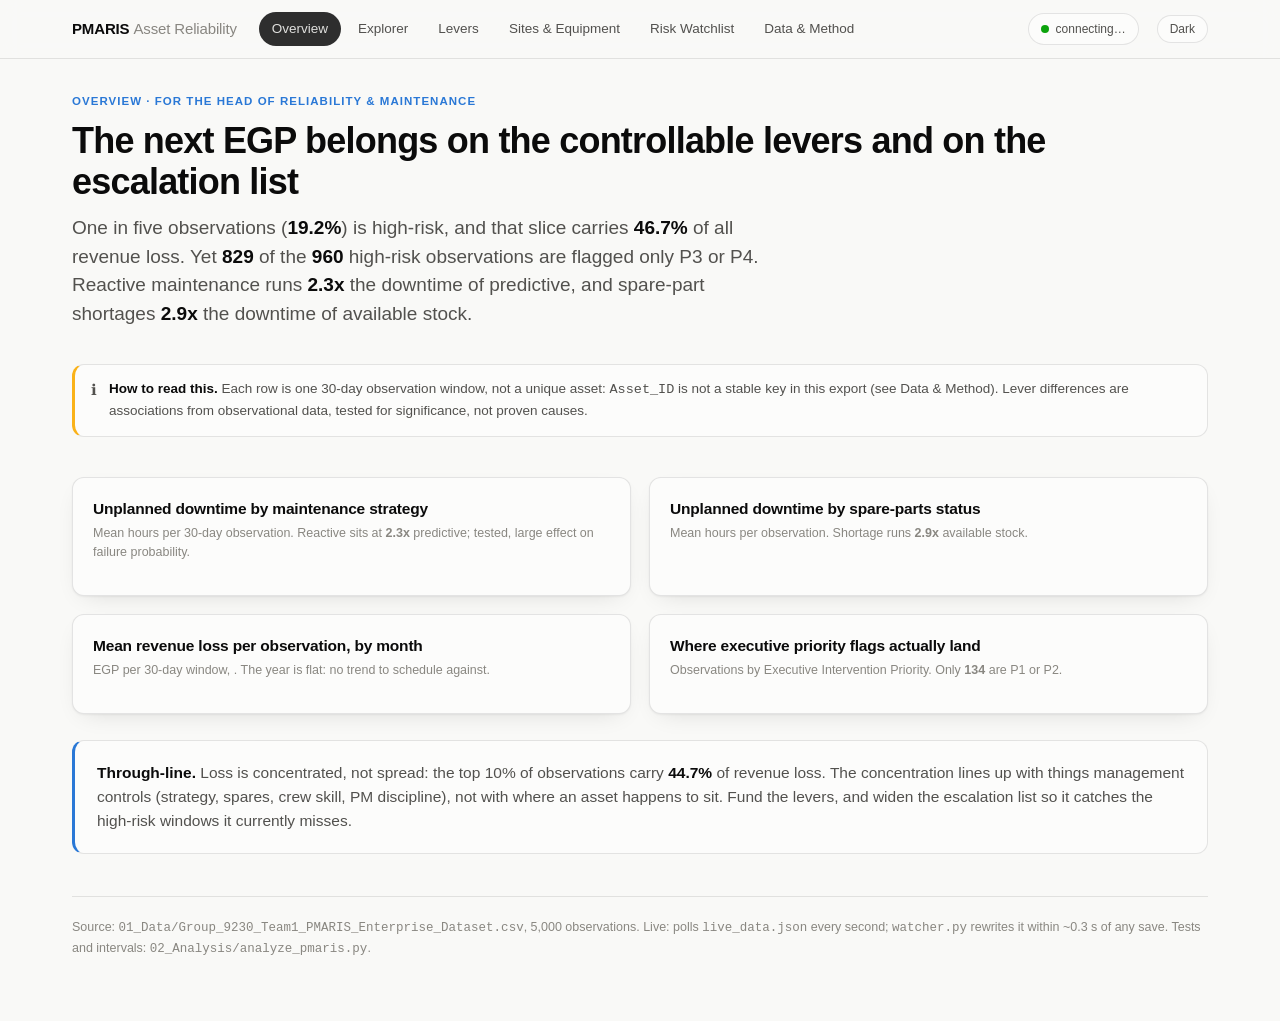
<file: index.html>
<!doctype html>
<html lang="en">
<head>
<meta charset="utf-8">
<meta name="viewport" content="width=device-width, initial-scale=1">
<title>PMARIS Reliability Dashboard</title>
<meta http-equiv="refresh" content="0; url=03_Dashboard/index.html">
<style>body{font:16px/1.5 -apple-system,Segoe UI,Arial,sans-serif;margin:40px;color:#14213d;background:#fff}
@media (prefers-color-scheme: dark){body{background:#0d0d0d;color:#fff}a{color:#86b6ef}}</style>
</head>
<body>
<p>Opening the dashboard… If nothing happens, <a href="03_Dashboard/index.html">open the PMARIS Reliability Dashboard</a>.</p>
</body>
</html>
</file>
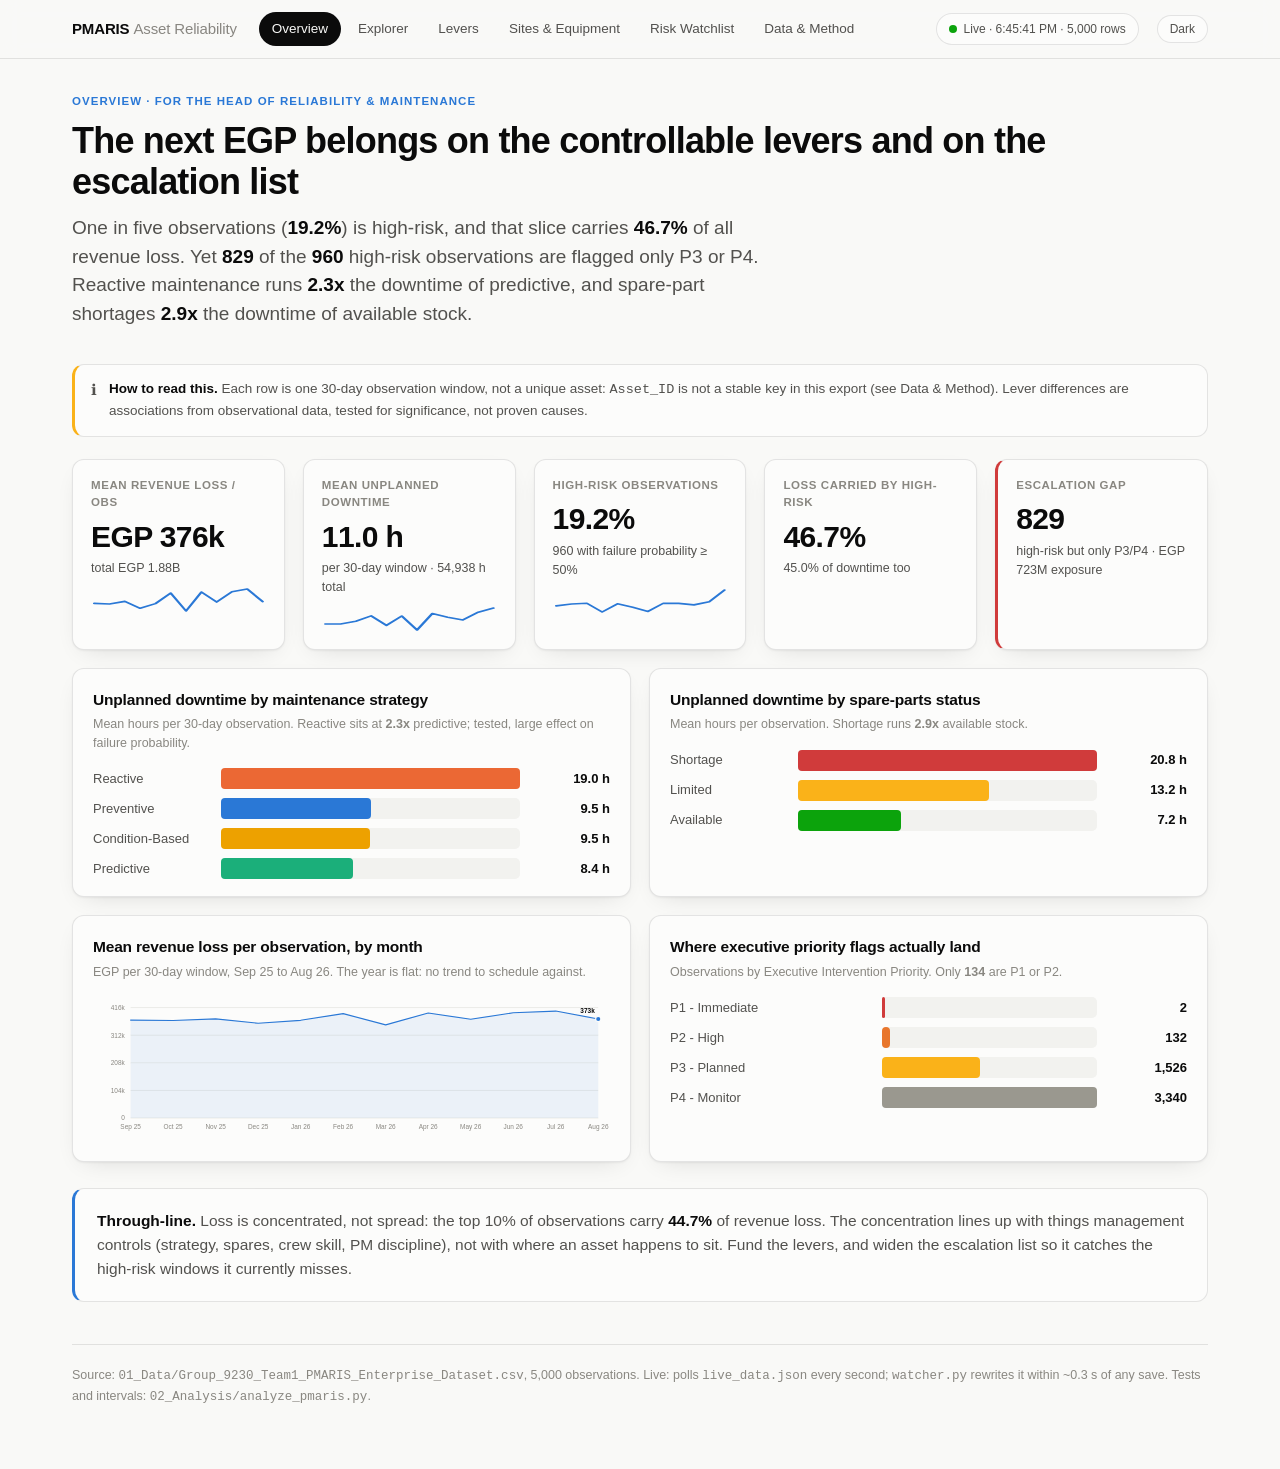
<file: 03_Dashboard/index.html>
<!doctype html>
<html lang="en">
<head>
<meta charset="utf-8">
<meta name="viewport" content="width=device-width, initial-scale=1">
<title>PMARIS Reliability Overview</title>
<link rel="stylesheet" href="styles.css?v=4.4">
</head>
<body>
<header class="topbar"><div class="topbar-inner">
  <div class="brand">PMARIS <span>Asset Reliability</span></div>
  <nav class="pages">
    <a href="index.html">Overview</a>
    <a href="dashboard.html">Explorer</a>
    <a href="levers.html">Levers</a>
    <a href="sites.html">Sites &amp; Equipment</a>
    <a href="watchlist.html">Risk Watchlist</a>
    <a href="quality.html">Data &amp; Method</a>
  </nav>
  <div class="spacer"></div>
  <span class="live"><span class="dot"></span><span class="live-text">connecting…</span></span>
  <button class="theme-btn" type="button">Dark</button>
</div></header>

<main class="wrap">
  <section class="page-head">
    <div class="eyebrow">Overview · for the Head of Reliability &amp; Maintenance</div>
    <h1>The next EGP belongs on the controllable levers and on the escalation list</h1>
    <p class="insight">One in five observations (<b class="js-hr-pct">19.2%</b>) is high-risk, and that slice carries
      <b class="js-hr-loss-share">46.7%</b> of all revenue loss. Yet <b class="js-gap">829</b> of the
      <b class="js-hr-n">960</b> high-risk observations are flagged only P3 or P4. Reactive maintenance runs
      <b class="js-reactive-vs-predictive">2.3x</b> the downtime of predictive, and spare-part shortages
      <b class="js-shortage-vs-available">2.9x</b> the downtime of available stock.</p>
  </section>

  <div class="notice js-stale" hidden><span class="ico">⚠</span><span class="js-stale-text"></span></div>
  <div class="notice"><span class="ico">ℹ</span><span><strong>How to read this.</strong> Each row is one
    30-day observation window, not a unique asset: <code>Asset_ID</code> is not a stable key in this export
    (see Data &amp; Method). Lever differences are associations from observational data, tested for significance,
    not proven causes.</span></div>

  <div class="kpi-row" id="kpis"></div>

  <div class="grid two">
    <section class="panel">
      <h2>Unplanned downtime by maintenance strategy</h2>
      <p class="note">Mean hours per 30-day observation. Reactive sits at <b class="js-reactive-vs-predictive">2.3x</b> predictive; tested, large effect on failure probability.</p>
      <div id="strategy"></div>
    </section>
    <section class="panel">
      <h2>Unplanned downtime by spare-parts status</h2>
      <p class="note">Mean hours per observation. Shortage runs <b class="js-shortage-vs-available">2.9x</b> available stock.</p>
      <div id="spares"></div>
    </section>
  </div>

  <div class="grid two">
    <section class="panel">
      <h2>Mean revenue loss per observation, by month</h2>
      <p class="note">EGP per 30-day window, <span class="js-dates"></span>. The year is flat: no trend to schedule against.</p>
      <div id="trend"></div>
    </section>
    <section class="panel">
      <h2>Where executive priority flags actually land</h2>
      <p class="note">Observations by Executive Intervention Priority. Only <b class="js-escalated">134</b> are P1 or P2.</p>
      <div id="priority"></div>
    </section>
  </div>

  <div class="through-line"><b>Through-line.</b> Loss is concentrated, not spread: the top 10% of observations carry
    <b class="js-top10">44.7%</b> of revenue loss. The concentration lines up with things management controls
    (strategy, spares, crew skill, PM discipline), not with where an asset happens to sit. Fund the levers, and
    widen the escalation list so it catches the high-risk windows it currently misses.</div>

  <footer class="foot">Source: <code>01_Data/Group_9230_Team1_PMARIS_Enterprise_Dataset.csv</code>, <span class="js-rows">5,000</span>
    observations. Live: polls <code>live_data.json</code> every second; <code>watcher.py</code> rewrites it within ~0.3 s of
    any save. Tests and intervals: <code>02_Analysis/analyze_pmaris.py</code>.</footer>
</main>

<script src="app.js?v=4.4"></script>
<script>
const { fmt, el, mount, barList, columns, line, tipHtml, strategyColor, PRIORITY_COLOR, sparkline } = LDD;

function render(d) {
  const k = d.kpis;
  const lossSpark = d.trend.map(t => t.loss_mean), dtSpark = d.trend.map(t => t.downtime_mean),
        hrSpark = d.trend.map(t => t.high_risk_pct);
  const tiles = [
    ['Mean revenue loss / obs', fmt.egpc(k.loss_mean), `total ${fmt.egpc(k.loss_total)}`, sparkline(lossSpark)],
    ['Mean unplanned downtime', fmt.hrs(k.downtime_mean), `per 30-day window · ${fmt.int(k.downtime_total)} h total`, sparkline(dtSpark)],
    ['High-risk observations', fmt.pct(k.high_risk_pct), `${fmt.int(k.high_risk_n)} with failure probability ≥ ${d.high_risk_threshold}%`, sparkline(hrSpark)],
    ['Loss carried by high-risk', fmt.pct(k.high_risk_loss_share), `${fmt.pct(k.high_risk_downtime_share)} of downtime too`, ''],
    ['Escalation gap', fmt.int(k.escalation_gap), `high-risk but only P3/P4 · ${fmt.egpc(k.escalation_gap_exposure)} exposure`, '', true],
  ];
  const box = mount('kpis'); box.innerHTML = '';
  tiles.forEach(([label, value, sub, spark, alert]) => {
    box.appendChild(el('div', 'kpi' + (alert ? ' is-alert' : ''),
      `<div class="label">${label}</div><div class="value">${value}</div><div class="sub">${sub}</div>${spark}`));
  });

  const strat = d.by_dimension.Maintenance_Strategy;
  barList(mount('strategy'), strat.map(s => ({
    label: s.name, value: s.downtime_mean, valueText: fmt.hrs(s.downtime_mean), color: strategyColor(s.name),
    tip: tipHtml(s.name, [['Mean downtime', fmt.hrs(s.downtime_mean)], ['Mean revenue loss', fmt.egpc(s.loss_mean)],
                          ['High-risk share', fmt.pct(s.high_risk_pct)], ['Observations', fmt.int(s.n)]]) })));

  const sp = d.by_dimension.Spare_Parts_Status;
  const spColor = { Shortage: 'var(--critical)', Limited: 'var(--warning)', Available: 'var(--good)' };
  barList(mount('spares'), sp.map(s => ({
    label: s.name, value: s.downtime_mean, valueText: fmt.hrs(s.downtime_mean), color: spColor[s.name],
    tip: tipHtml(s.name, [['Mean downtime', fmt.hrs(s.downtime_mean)], ['Mean revenue loss', fmt.egpc(s.loss_mean)],
                          ['High-risk share', fmt.pct(s.high_risk_pct)], ['Observations', fmt.int(s.n)]]) })));

  line(mount('trend'), d.trend.map(t => ({ name: t.period, label: fmt.month(t.period), value: t.loss_mean,
    tip: tipHtml(fmt.month(t.period), [['Mean revenue loss', fmt.egpc(t.loss_mean)], ['Mean downtime', fmt.hrs(t.downtime_mean)],
                                         ['Observations', fmt.int(t.n)]]) })), { fmt: fmt.compact, name: 'Mean loss', zero: true });

  barList(mount('priority'), d.priority.map(p => ({
    label: p.name, value: p.n, valueText: fmt.int(p.n), color: PRIORITY_COLOR[p.name],
    tip: tipHtml(p.name, [['Observations', fmt.int(p.n)], ['Share', fmt.pct(100 * p.n / d.row_count)]]) })), { wide: true });
}
LDD.start(render);
</script>
</body>
</html>
</file>
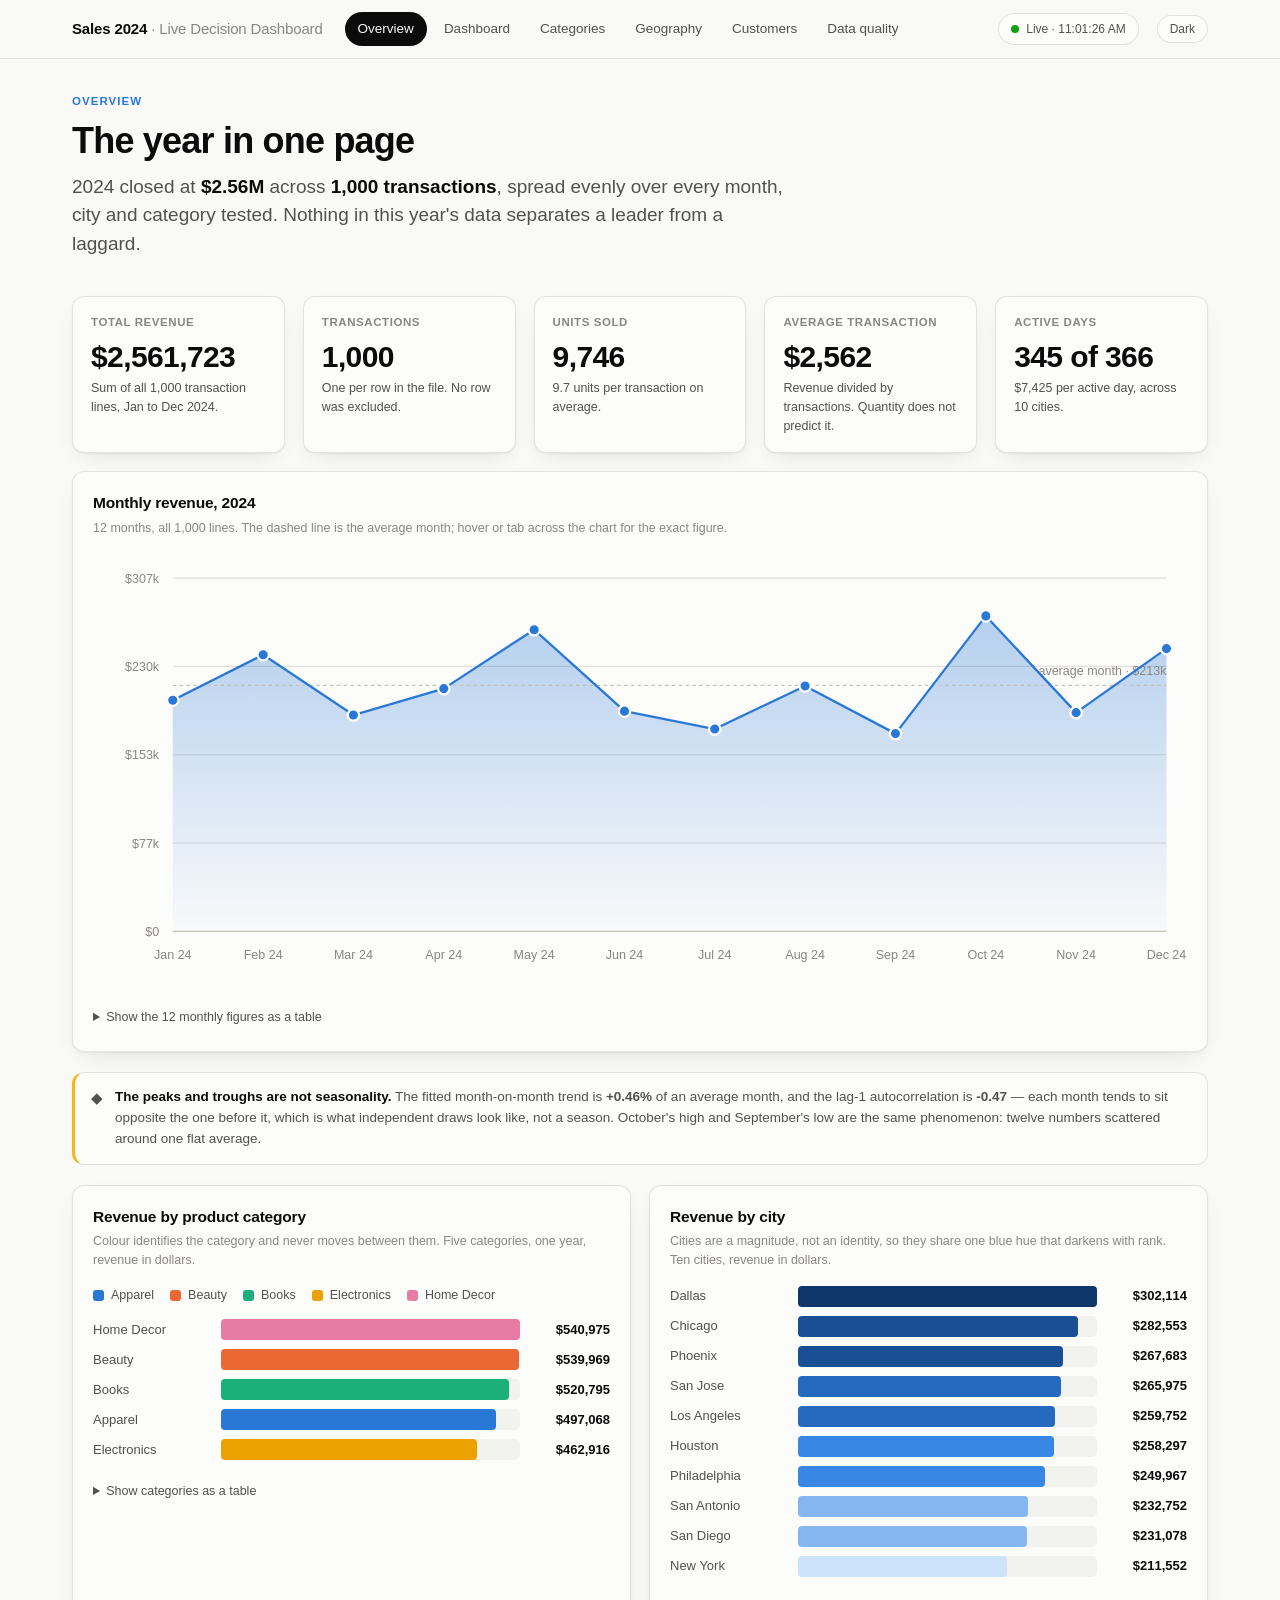
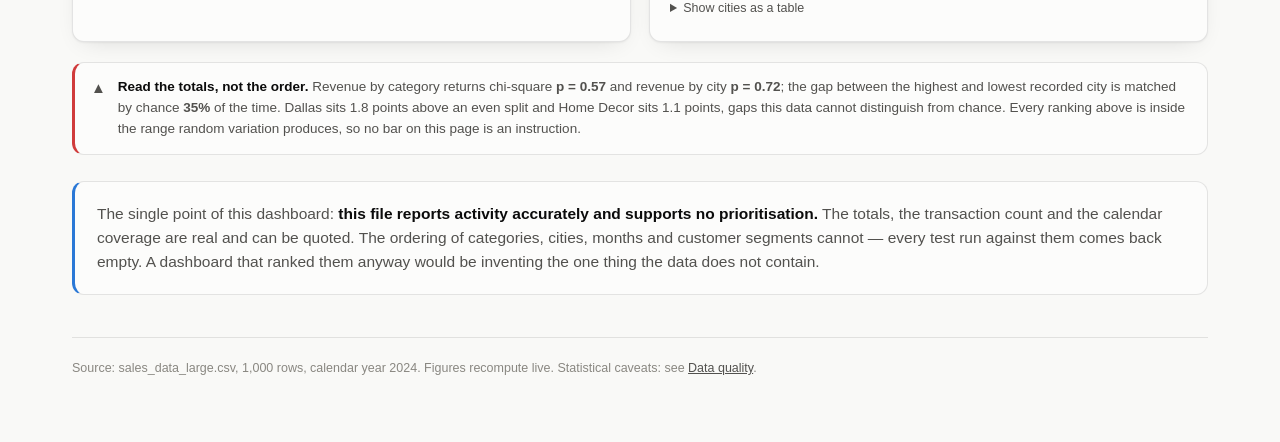
<file: _archive_retail_v1/03_Dashboard/index.html>
<!doctype html>
<html lang="en">
<head>
<meta charset="utf-8">
<meta name="viewport" content="width=device-width, initial-scale=1">
<title>Overview · Sales 2024</title>
<link rel="stylesheet" href="styles.css">
</head>
<body>
<header class="topbar">
  <div class="topbar-inner">
    <div class="brand">Sales 2024 <span>· Live Decision Dashboard</span></div>
    <nav class="pages">
      <a href="index.html">Overview</a>
      <a href="dashboard.html">Dashboard</a>
      <a href="categories.html">Categories</a>
      <a href="geography.html">Geography</a>
      <a href="customers.html">Customers</a>
      <a href="quality.html">Data quality</a>
    </nav>
    <div class="spacer"></div>
    <span class="live"><span class="dot"></span><span class="live-text">Connecting…</span></span>
    <button class="theme-btn" type="button">Dark</button>
  </div>
</header>
<main class="wrap">
  <div class="page-head">
    <div class="eyebrow">Overview</div>
    <h1>The year in one page</h1>
    <p class="insight">2024 closed at <b class="js-revenue">$2.56M</b> across <b><span class="js-transactions">1,000</span> transactions</b>, spread evenly over every
      month, city and category tested. Nothing in this year's data separates a leader from a laggard.</p>
  </div>

  <section class="kpi-row" id="kpis" aria-label="Headline figures"></section>

  <section class="grid">
    <div class="panel">
      <h2>Monthly revenue, 2024</h2>
      <p class="note"><span class="js-months">12</span> months, all <span class="js-rows">1,000</span> lines. The dashed line is the average month; hover or
        tab across the chart for the exact figure.</p>
      <div class="panel-scroll" id="trend-mount"></div>
      <details class="table-view">
        <summary>Show the <span class="js-months">12</span> monthly figures as a table</summary>
        <div id="trend-table"></div>
      </details>
    </div>
  </section>

  <div class="notice">
    <span class="ico" aria-hidden="true">&#9670;</span>
    <div><strong>The peaks and troughs are not seasonality.</strong> The fitted month-on-month trend is
      <b>+0.46%</b> of an average month, and the lag-1 autocorrelation is <b>-0.47</b> &mdash; each month tends
      to sit opposite the one before it, which is what independent draws look like, not a season. October's
      high and September's low are the same phenomenon: twelve numbers scattered around one flat average.</div>
  </div>

  <section class="grid two">
    <div class="panel">
      <h2>Revenue by product category</h2>
      <p class="note">Colour identifies the category and never moves between them. Five categories,
        one year, revenue in dollars.</p>
      <div class="legend" id="cat-legend"></div>
      <div id="cat-bars"></div>
      <details class="table-view">
        <summary>Show categories as a table</summary>
        <div id="cat-table"></div>
      </details>
    </div>

    <div class="panel">
      <h2>Revenue by city</h2>
      <p class="note">Cities are a magnitude, not an identity, so they share one blue hue that darkens
        with rank. Ten cities, revenue in dollars.</p>
      <div id="city-bars"></div>
      <details class="table-view">
        <summary>Show cities as a table</summary>
        <div id="city-table"></div>
      </details>
    </div>
  </section>

  <div class="notice is-critical">
    <span class="ico" aria-hidden="true">&#9650;</span>
    <div><strong>Read the totals, not the order.</strong> Revenue by category returns chi-square
      <b>p = 0.57</b> and revenue by city <b>p = 0.72</b>; the gap between the highest and lowest recorded city is
      matched by chance <b>35%</b> of the time. <span id="lead-line"></span> Every ranking above is inside
      the range random variation produces, so no bar on this page is an instruction.</div>
  </div>

  <p class="through-line">The single point of this dashboard: <b>this file reports activity accurately and
    supports no prioritisation.</b> The totals, the transaction count and the calendar coverage are real and
    can be quoted. The ordering of categories, cities, months and customer segments cannot &mdash; every test
    run against them comes back empty. A dashboard that ranked them anyway would be inventing the one thing
    the data does not contain.</p>

  <footer class="foot">
    Source: sales_data_large.csv, <span class="js-rows">1,000</span> rows, calendar year 2024. Figures recompute live.
    Statistical caveats: see <a href="quality.html">Data quality</a>.
  </footer>
</main>
<script src="app.js"></script>
<script>
LDD.start(function render(d) {
  // An empty or partial feed must degrade, not throw. A TypeError here would
  // abort render and blank the whole page rather than showing stale figures.
  if (!d || !d.kpis || !d.by_city || !d.by_category || !d.by_city.length || !d.by_category.length) {
    return;
  }
  const F = LDD.fmt;

  /* ---------------------------------------------------------------- KPIs */
  const k = d.kpis;
  const unitsPerTx = k.total_units / k.transactions;
  const perDay = k.total_revenue / k.active_days;
  const tiles = [
    { label: 'Total revenue', value: F.money(k.total_revenue),
      sub: 'Sum of all ' + F.int(d.row_count) + ' transaction lines, Jan to Dec 2024.' },
    { label: 'Transactions', value: F.int(k.transactions),
      sub: 'One per row in the file. No row was excluded.' },
    { label: 'Units sold', value: F.int(k.total_units),
      sub: unitsPerTx.toFixed(1) + ' units per transaction on average.' },
    { label: 'Average transaction', value: F.money(k.avg_transaction),
      sub: 'Revenue divided by transactions. Quantity does not predict it.' },
    { label: 'Active days', value: F.int(k.active_days) + ' of 366',
      sub: F.money(perDay) + ' per active day, across ' + k.cities + ' cities.' }
  ];
  const kRow = document.getElementById('kpis');
  kRow.innerHTML = '';
  tiles.forEach(function (t) {
    const box = LDD.el('div', 'kpi');
    box.appendChild(LDD.el('div', 'label', t.label));
    box.appendChild(LDD.el('div', 'value', t.value));
    box.appendChild(LDD.el('div', 'sub', t.sub));
    kRow.appendChild(box);
  });

  /* ---------------------------------------------------------- hero chart */
  const mean = d.trend.reduce(function (s, p) { return s + p.revenue; }, 0) / d.trend.length;
  buildTrend(document.getElementById('trend-mount'), d.trend, mean);
  LDD.dataTable(document.getElementById('trend-table'),
    [{ label: 'Month' }, { label: 'Revenue', num: true }, { label: 'Lines', num: true },
     { label: 'vs average', num: true }],
    d.trend.map(function (p) {
      const delta = (p.revenue / mean - 1) * 100;
      return [F.month(p.month), F.money(p.revenue), F.int(p.lines),
              (delta >= 0 ? '+' : '') + delta.toFixed(1) + '%'];
    }));

  /* ------------------------------------------------------------ category */
  const legend = document.getElementById('cat-legend');
  legend.innerHTML = '';
  LDD.CATEGORY_ORDER.forEach(function (name) {
    const item = LDD.el('span', 'legend-item');
    const sw = LDD.el('span', 'swatch');
    sw.style.background = LDD.colorFor(name);
    item.appendChild(sw);
    item.appendChild(document.createTextNode(name));
    legend.appendChild(item);
  });

  LDD.barList(document.getElementById('cat-bars'), d.by_category.map(function (c) {
    return {
      label: c.name,
      value: c.revenue,
      valueText: F.money(c.revenue),
      color: LDD.colorFor(c.name),
      tip: '<div class="t-title">' + c.name + '</div>' +
           '<div class="t-row"><span>Revenue</span><span>' + F.money(c.revenue) + '</span></div>' +
           '<div class="t-row"><span>Share</span><span>' + F.pct(c.share) + '</span></div>' +
           '<div class="t-row"><span>Lines</span><span>' + F.int(c.lines) + '</span></div>' +
           '<div class="t-row"><span>Units</span><span>' + F.int(c.units) + '</span></div>' +
           '<div class="t-note">An even split would be 20.0%. Chi-square p = 0.57.</div>'
    };
  }));
  LDD.dataTable(document.getElementById('cat-table'),
    [{ label: 'Category' }, { label: 'Revenue', num: true }, { label: 'Share', num: true },
     { label: 'Lines', num: true }, { label: 'Units', num: true }],
    d.by_category.map(function (c) {
      return [c.name, F.money(c.revenue), F.pct(c.share), F.int(c.lines), F.int(c.units)];
    }));

  /* ---------------------------------------------------------------- city */
  LDD.barList(document.getElementById('city-bars'), d.by_city.map(function (c) {
    return {
      label: c.name,
      value: c.revenue,
      valueText: F.money(c.revenue),
      tip: '<div class="t-title">' + c.name + '</div>' +
           '<div class="t-row"><span>Revenue</span><span>' + F.money(c.revenue) + '</span></div>' +
           '<div class="t-row"><span>Share</span><span>' + F.pct(c.share) + '</span></div>' +
           '<div class="t-row"><span>Lines</span><span>' + F.int(c.lines) + '</span></div>' +
           '<div class="t-row"><span>Units</span><span>' + F.int(c.units) + '</span></div>' +
           '<div class="t-note">An even split would be 10.0%. Chi-square p = 0.72.</div>'
    };
  }), { sequential: true });
  LDD.dataTable(document.getElementById('city-table'),
    [{ label: 'City' }, { label: 'Revenue', num: true }, { label: 'Share', num: true },
     { label: 'Lines', num: true }, { label: 'Units', num: true }],
    d.by_city.map(function (c) {
      return [c.name, F.money(c.revenue), F.pct(c.share), F.int(c.lines), F.int(c.units)];
    }));

  /* ------------------------------------------ live sentence in the notice */
  const cityGap = (d.concentration.top_decile_cities - d.concentration.even_split_cities) * 100;
  const catGap = (d.concentration.top_decile_categories - d.concentration.even_split_categories) * 100;
  document.getElementById('lead-line').textContent =
    d.by_city[0].name + ' sits ' + cityGap.toFixed(1) +
    ' points above an even split and ' + d.by_category[0].name + ' sits ' +
    catGap.toFixed(1) + ' points, gaps this data cannot distinguish from chance.';

  /* ====================================================================== */
  function buildTrend(mount, trend, mean) {
    const W = 960, H = 380, L = 70, R = 18, T = 22, B = 48;
    const pw = W - L - R, ph = H - T - B;
    const vals = trend.map(function (p) { return p.revenue; });
    const top = Math.max.apply(null, vals) * 1.12;
    const X = function (i) { return L + pw * (i / (trend.length - 1)); };
    const Y = function (v) { return T + ph - (v / top) * ph; };

    let grid = '', yLab = '';
    for (let t = 0; t <= 4; t++) {
      const v = top * t / 4, y = Y(v);
      grid += '<line class="' + (t === 0 ? 'baseline' : 'gridline') + '" x1="' + L +
              '" y1="' + y.toFixed(1) + '" x2="' + (W - R) + '" y2="' + y.toFixed(1) + '"/>';
      yLab += '<text class="axis-label" x="' + (L - 12) + '" y="' + (y + 4).toFixed(1) +
              '" text-anchor="end">' + F.compact(v) + '</text>';
    }

    let xLab = '', dots = '', hits = '';
    const half = pw / (trend.length * 2);
    trend.forEach(function (p, i) {
      xLab += '<text class="axis-label" x="' + X(i).toFixed(1) + '" y="' + (T + ph + 24) +
              '" text-anchor="middle">' + F.month(p.month) + '</text>';
      dots += '<circle class="series-dot" cx="' + X(i).toFixed(1) + '" cy="' +
              Y(p.revenue).toFixed(1) + '" r="5"/>';
      hits += '<rect class="hit" tabindex="0" role="img" data-i="' + i + '" aria-label="' +
              F.month(p.month) + ': ' + F.money(p.revenue) + ', ' + p.lines + ' lines" x="' +
              (X(i) - half).toFixed(1) + '" y="' + T + '" width="' + (half * 2).toFixed(1) +
              '" height="' + ph + '"/>';
    });

    const line = trend.map(function (p, i) {
      return (i ? 'L' : 'M') + X(i).toFixed(1) + ' ' + Y(p.revenue).toFixed(1);
    }).join(' ');
    const area = 'M' + L + ' ' + Y(0).toFixed(1) + ' ' +
      trend.map(function (p, i) { return 'L' + X(i).toFixed(1) + ' ' + Y(p.revenue).toFixed(1); }).join(' ') +
      ' L' + (W - R) + ' ' + Y(0).toFixed(1) + ' Z';
    const my = Y(mean);

    mount.innerHTML =
      '<svg class="chart" viewBox="0 0 ' + W + ' ' + H + '" preserveAspectRatio="xMidYMid meet" ' +
        'role="img" style="min-width:520px" aria-label="Monthly revenue for 2024, twelve points, ' +
        'flat around an average of ' + F.money(mean) + ' a month.">' +
        '<defs><linearGradient id="trendFade" x1="0" y1="0" x2="0" y2="1">' +
          '<stop offset="0%" stop-color="var(--series-1)" stop-opacity="0.34"/>' +
          '<stop offset="100%" stop-color="var(--series-1)" stop-opacity="0.02"/>' +
        '</linearGradient></defs>' +
        grid + yLab + xLab +
        '<path d="' + area + '" fill="url(#trendFade)"/>' +
        '<line class="crosshair" x1="' + L + '" y1="' + my.toFixed(1) + '" x2="' + (W - R) +
          '" y2="' + my.toFixed(1) + '" stroke-dasharray="6 5"/>' +
        '<text class="axis-label" x="' + (W - R) + '" y="' + (my - 9).toFixed(1) +
          '" text-anchor="end">average month &#183; ' + F.compact(mean) + '</text>' +
        '<path class="series-line" d="' + line + '"/>' + dots +
        '<line class="crosshair" id="xhair" x1="0" y1="' + T + '" x2="0" y2="' + (T + ph) +
          '" style="opacity:0"/>' +
        '<circle class="series-dot" id="xdot" cx="0" cy="0" r="7.5" style="opacity:0"/>' +
        hits +
        '<rect id="overlay" class="hit" x="' + L + '" y="' + T + '" width="' + pw +
          '" height="' + ph + '"/>' +
      '</svg>';

    const svg = mount.querySelector('svg');
    const xh = svg.querySelector('#xhair'), xd = svg.querySelector('#xdot');

    function tipFor(i) {
      const p = trend[i], delta = (p.revenue / mean - 1) * 100;
      return '<div class="t-title">' + F.month(p.month) + '</div>' +
        '<div class="t-row"><span>Revenue</span><span>' + F.money(p.revenue) + '</span></div>' +
        '<div class="t-row"><span>Lines</span><span>' + F.int(p.lines) + '</span></div>' +
        '<div class="t-row"><span>vs average</span><span>' + (delta >= 0 ? '+' : '') +
          delta.toFixed(1) + '%</span></div>' +
        '<div class="t-note">Distance from the average is not a trend: the year is flat at +0.46%.</div>';
    }
    function mark(i) {
      xh.setAttribute('x1', X(i).toFixed(1));
      xh.setAttribute('x2', X(i).toFixed(1));
      xh.style.opacity = 1;
      xd.setAttribute('cx', X(i).toFixed(1));
      xd.setAttribute('cy', Y(trend[i].revenue).toFixed(1));
      xd.style.opacity = 1;
    }
    function clear() { xh.style.opacity = 0; xd.style.opacity = 0; LDD.hideTip(); }

    const ov = svg.querySelector('#overlay');
    ov.addEventListener('mousemove', function (e) {
      const r = svg.getBoundingClientRect();
      const px = (e.clientX - r.left) / r.width * W;
      let i = Math.round((px - L) / pw * (trend.length - 1));
      i = Math.max(0, Math.min(trend.length - 1, i));
      mark(i);
      LDD.showTip(e, tipFor(i));
    });
    ov.addEventListener('mouseleave', clear);

    svg.querySelectorAll('rect.hit[data-i]').forEach(function (r) {
      const i = +r.getAttribute('data-i');
      r.addEventListener('focus', function () {
        mark(i);
        const b = r.getBoundingClientRect();
        LDD.showTip({ clientX: b.left + b.width / 2, clientY: b.top + 24 }, tipFor(i));
      });
      r.addEventListener('blur', clear);
    });
  }
});
</script>
</body>
</html>
</file>
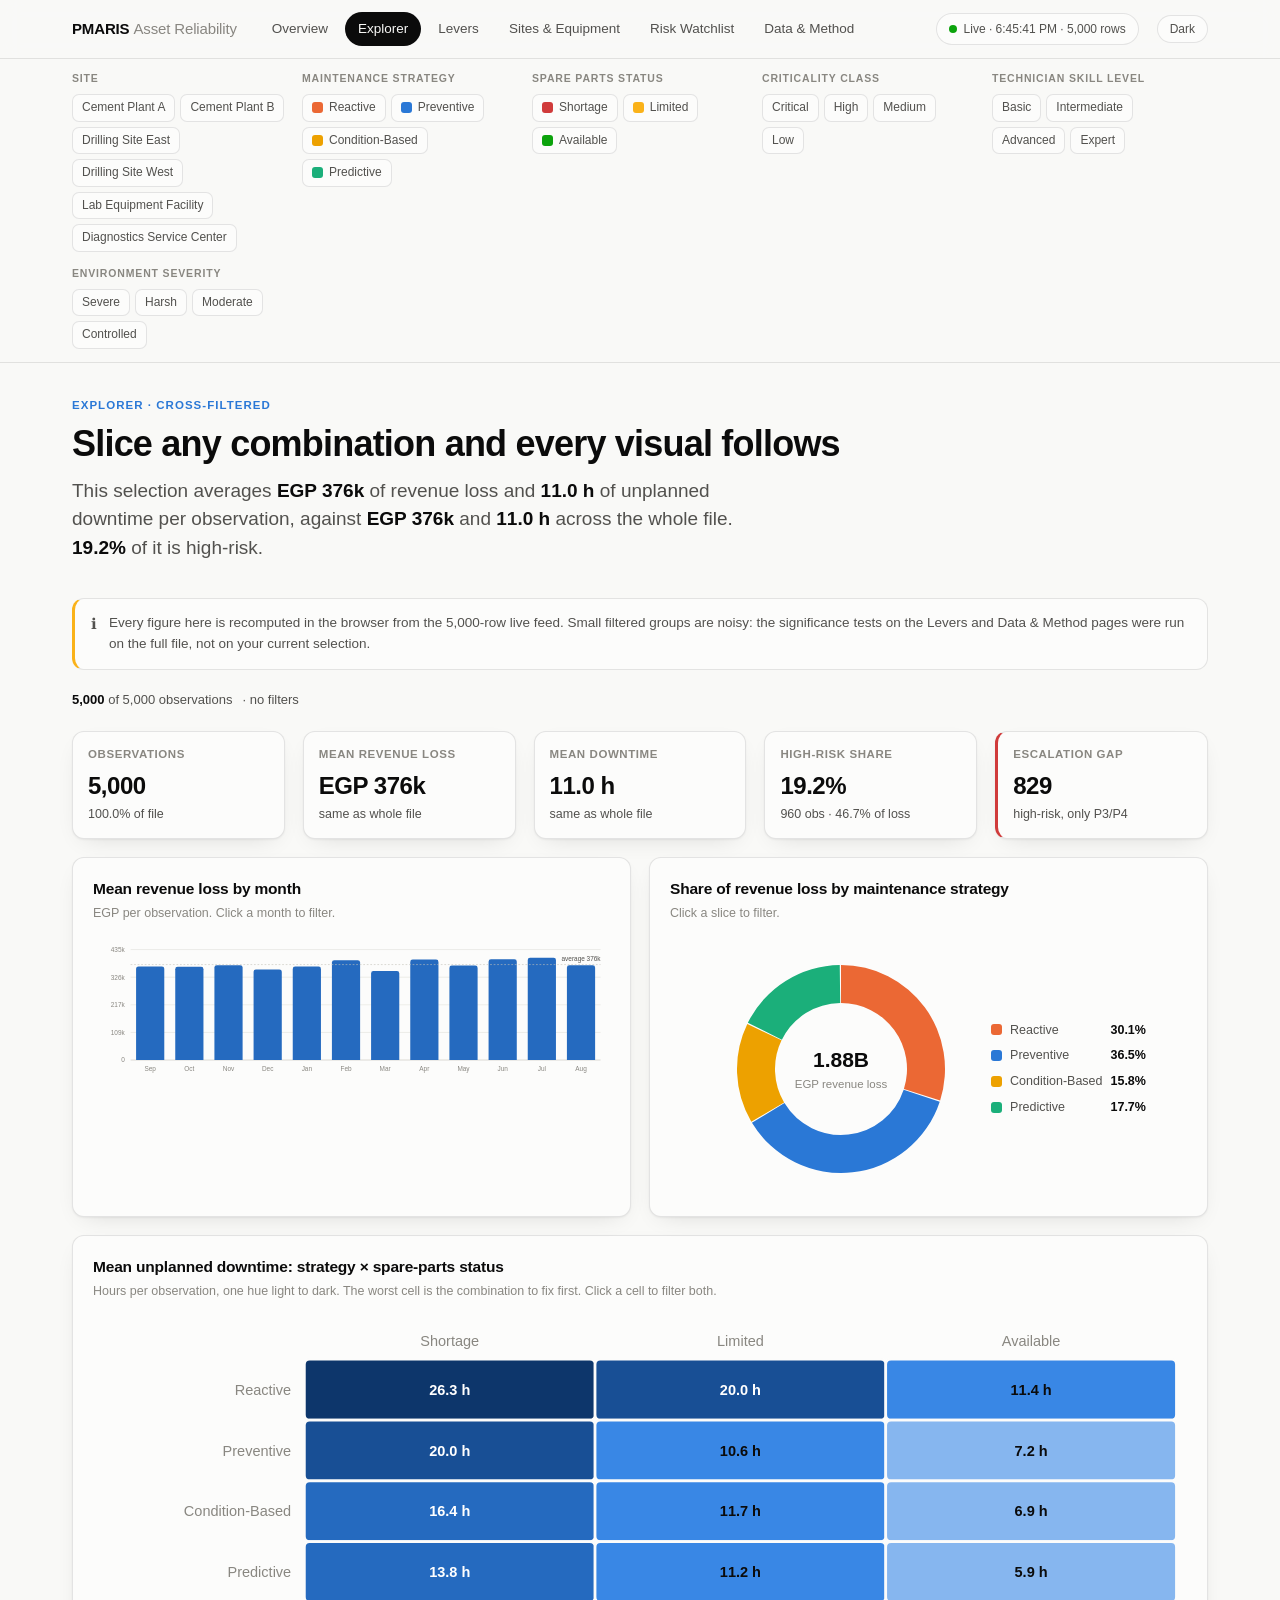
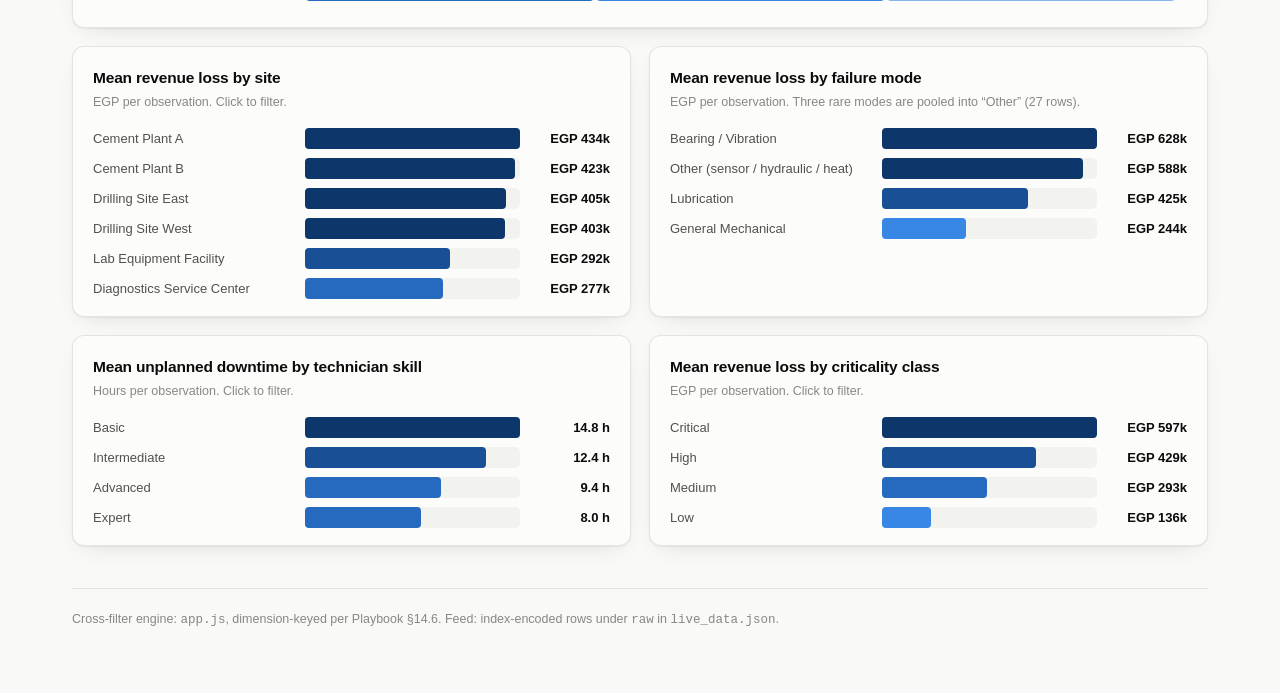
<file: 03_Dashboard/dashboard.html>
<!doctype html>
<html lang="en">
<head>
<meta charset="utf-8">
<meta name="viewport" content="width=device-width, initial-scale=1">
<title>PMARIS Reliability Explorer</title>
<link rel="stylesheet" href="styles.css?v=4.4">
</head>
<body>
<header class="topbar"><div class="topbar-inner">
  <div class="brand">PMARIS <span>Asset Reliability</span></div>
  <nav class="pages">
    <a href="index.html">Overview</a>
    <a href="dashboard.html">Explorer</a>
    <a href="levers.html">Levers</a>
    <a href="sites.html">Sites &amp; Equipment</a>
    <a href="watchlist.html">Risk Watchlist</a>
    <a href="quality.html">Data &amp; Method</a>
  </nav>
  <div class="spacer"></div>
  <span class="live"><span class="dot"></span><span class="live-text">connecting…</span></span>
  <button class="theme-btn" type="button">Dark</button>
</div></header>

<div class="filterbar"><div class="wrap" style="padding-bottom:0"><div class="filterbar-inner" id="slicers"></div></div></div>

<main class="wrap">
  <section class="page-head">
    <div class="eyebrow">Explorer · cross-filtered</div>
    <h1>Slice any combination and every visual follows</h1>
    <p class="insight" id="lede">Click a slicer, a bar, a column or a heatmap cell to filter the whole page.</p>
  </section>

  <div class="notice js-stale" hidden><span class="ico">⚠</span><span class="js-stale-text"></span></div>
  <div class="notice"><span class="ico">ℹ</span><span>Every figure here is recomputed in the browser from the
    <span class="js-rows">5,000</span>-row live feed. Small filtered groups are noisy: the significance tests on
    the Levers and Data &amp; Method pages were run on the full file, not on your current selection.</span></div>

  <div class="filter-summary" id="fsum"></div>
  <div class="kpi-row" id="kpis"></div>

  <div class="grid two">
    <section class="panel">
      <h2>Mean revenue loss by month</h2>
      <p class="note">EGP per observation. Click a month to filter.</p>
      <div id="months"></div>
    </section>
    <section class="panel">
      <h2>Share of revenue loss by maintenance strategy</h2>
      <p class="note">Click a slice to filter.</p>
      <div id="donut"></div>
    </section>
  </div>

  <section class="panel" style="margin-top:var(--gap)">
    <h2>Mean unplanned downtime: strategy × spare-parts status</h2>
    <p class="note">Hours per observation, one hue light to dark. The worst cell is the combination to fix first. Click a cell to filter both.</p>
    <div id="heat"></div>
  </section>

  <div class="grid two">
    <section class="panel">
      <h2>Mean revenue loss by site</h2>
      <p class="note">EGP per observation. Click to filter.</p>
      <div id="site"></div>
    </section>
    <section class="panel">
      <h2>Mean revenue loss by failure mode</h2>
      <p class="note">EGP per observation. Three rare modes are pooled into “Other” (27 rows).</p>
      <div id="fmode"></div>
    </section>
  </div>
  <div class="grid two">
    <section class="panel">
      <h2>Mean unplanned downtime by technician skill</h2>
      <p class="note">Hours per observation. Click to filter.</p>
      <div id="skill"></div>
    </section>
    <section class="panel">
      <h2>Mean revenue loss by criticality class</h2>
      <p class="note">EGP per observation. Click to filter.</p>
      <div id="crit"></div>
    </section>
  </div>

  <footer class="foot">Cross-filter engine: <code>app.js</code>, dimension-keyed per Playbook §14.6. Feed: index-encoded rows under <code>raw</code> in <code>live_data.json</code>.</footer>
</main>

<script src="app.js?v=4.4"></script>
<script>
const L = LDD, { fmt, el, mount, tipHtml } = L;
let filters = null;
const SLICE = ['Site', 'Maintenance_Strategy', 'Spare_Parts_Status', 'Criticality_Class', 'Technician_Skill_Level', 'Environment_Severity'];
const spColor = { Shortage: 'var(--critical)', Limited: 'var(--warning)', Available: 'var(--good)' };

function toggle(set, v) { if (set.has(v)) set.delete(v); else set.add(v); render(L.data); }

function render(d) {
  const raw = d.raw;
  if (!filters) filters = L.newFilters(raw);
  const thr = d.high_risk_threshold;

  // slicers, one per chosen dimension plus month
  const sl = mount('slicers'); sl.innerHTML = '';
  SLICE.forEach(dim => {
    const m = el('div'); sl.appendChild(m);
    L.slicer(m, { label: fmt.label(dim), values: raw.lookups[dim], selected: filters[dim], onChange: () => render(L.data),
                  colorFn: dim === 'Maintenance_Strategy' ? L.strategyColor : (dim === 'Spare_Parts_Status' ? v => spColor[v] : null) });
  });

  const rows = L.filterRows(raw, filters);
  const s = L.summarize(raw, rows, thr);
  const all = d.kpis;

  const fs = mount('fsum');
  const active = Object.entries(filters).filter(([, v]) => v.size).map(([k, v]) => `${fmt.label(k)}: ${[...v].map(x => k === 'month' ? fmt.month(x) : x).join(', ')}`);
  fs.innerHTML = `<span><span class="count">${fmt.int(s.n)}</span> of ${fmt.int(d.row_count)} observations</span>`
    + (active.length ? `<span>· ${active.join(' · ')}</span>` : '<span>· no filters</span>');
  if (active.length) {
    const b = el('button', 'reset', 'Reset all'); b.type = 'button';
    b.addEventListener('click', () => { Object.values(filters).forEach(x => x.clear()); render(L.data); });
    fs.appendChild(b);
  }
  mount('lede').innerHTML = s.n
    ? `This selection averages <b>${fmt.egpc(s.loss_mean)}</b> of revenue loss and <b>${fmt.hrs(s.downtime_mean)}</b> of unplanned downtime per observation, against <b>${fmt.egpc(all.loss_mean)}</b> and <b>${fmt.hrs(all.downtime_mean)}</b> across the whole file. <b>${fmt.pct(s.high_risk_pct)}</b> of it is high-risk.`
    : 'No observations match this combination. Reset a slicer.';

  const delta = (a, b) => { if (!b) return ''; const p = (a / b - 1) * 100; return Math.abs(p) < 0.5 ? 'same as whole file' : (p > 0 ? '+' : '−') + Math.abs(p).toFixed(0) + '% vs whole file'; };
  const k = mount('kpis'); k.innerHTML = '';
  [['Observations', fmt.int(s.n), fmt.pct(100 * s.n / d.row_count) + ' of file'],
   ['Mean revenue loss', fmt.egpc(s.loss_mean), delta(s.loss_mean, all.loss_mean)],
   ['Mean downtime', fmt.hrs(s.downtime_mean), delta(s.downtime_mean, all.downtime_mean)],
   ['High-risk share', fmt.pct(s.high_risk_pct), `${fmt.int(s.high_risk_n)} obs · ${fmt.pct(s.high_risk_loss_share)} of loss`],
   ['Escalation gap', fmt.int(s.gap), 'high-risk, only P3/P4']].forEach(([a, b, c], i) =>
    k.appendChild(el('div', 'kpi is-compact' + (i === 4 && s.gap ? ' is-alert' : ''), `<div class="label">${a}</div><div class="value">${b}</div><div class="sub">${c}</div>`)));

  // month columns (filtered on everything except month, so the selection stays visible)
  const mrows = L.groupMonth(raw, L.filterRows(raw, filters, 'month'), thr);
  L.columns(mount('months'), mrows.map(m => ({ name: m.name, label: fmt.month(m.name).slice(0, 3), value: m.loss_mean,
    selected: filters.month.has(m.name), color: 'var(--seq-500)',
    tip: tipHtml(fmt.month(m.name), [['Mean loss', fmt.egpc(m.loss_mean)], ['Mean downtime', fmt.hrs(m.downtime_mean)], ['Observations', fmt.int(m.n)]]) })),
    { onClick: v => toggle(filters.month, v), mean: s.loss_mean });

  const strat = L.groupDim(raw, L.filterRows(raw, filters, 'Maintenance_Strategy'), 'Maintenance_Strategy', thr);
  L.donut(mount('donut'), strat.map(x => ({ name: x.name, value: x.loss_total, color: L.strategyColor(x.name) })),
    { centreLabel: 'EGP revenue loss', measure: 'Revenue loss', fmt: fmt.compact, onClick: v => toggle(filters.Maintenance_Strategy, v) });

  // heatmap strategy x spares
  const base = L.filterRows(raw, filters, '__none__');
  const M = L.measureIndex(raw);
  const si = raw.dimensions.indexOf('Maintenance_Strategy'), pi = raw.dimensions.indexOf('Spare_Parts_Status');
  const rN = raw.lookups.Maintenance_Strategy, cN = raw.lookups.Spare_Parts_Status;
  const sum = rN.map(() => cN.map(() => 0)), cnt = rN.map(() => cN.map(() => 0));
  base.forEach(r => { sum[r[1 + si]][r[1 + pi]] += r[M.downtime]; cnt[r[1 + si]][r[1 + pi]]++; });
  L.heatmap(mount('heat'), rN, cN, sum.map((row, i) => row.map((v, j) => cnt[i][j] ? v / cnt[i][j] : null)),
    { fmt: v => v.toFixed(1) + ' h', measure: 'Mean downtime', counts: cnt,
      onClick: (r, c) => { filters.Maintenance_Strategy.clear(); filters.Maintenance_Strategy.add(r);
                           filters.Spare_Parts_Status.clear(); filters.Spare_Parts_Status.add(c); render(L.data); } });

  const bars = (id, dim, key, f, opts) => {
    const g = L.groupDim(raw, L.filterRows(raw, filters, dim), dim, thr).filter(x => x.n);
    if (!opts || !opts.keepOrder) g.sort((a, b) => b[key] - a[key]);
    const max = Math.max(...g.map(x => x[key]));
    L.barList(mount(id), g.map(x => ({ label: x.name, value: x[key], valueText: f(x[key]), selected: filters[dim].has(x.name),
      color: (filters[dim].size && !filters[dim].has(x.name)) ? 'var(--gridline)' : L.seqFor(x[key], max),
      tip: tipHtml(x.name, [['Mean loss', fmt.egpc(x.loss_mean)], ['Mean downtime', fmt.hrs(x.downtime_mean)],
                            ['High-risk share', fmt.pct(x.high_risk_pct)], ['Observations', fmt.int(x.n)]]),
      onClick: () => toggle(filters[dim], x.name) })), { wide: true });
  };
  bars('site', 'Site', 'loss_mean', fmt.egpc);
  bars('fmode', 'Failure_Mode_Group', 'loss_mean', fmt.egpc);
  bars('skill', 'Technician_Skill_Level', 'downtime_mean', fmt.hrs, { keepOrder: true });
  bars('crit', 'Criticality_Class', 'loss_mean', fmt.egpc, { keepOrder: true });
}
LDD.start(render);
</script>
</body>
</html>
</file>
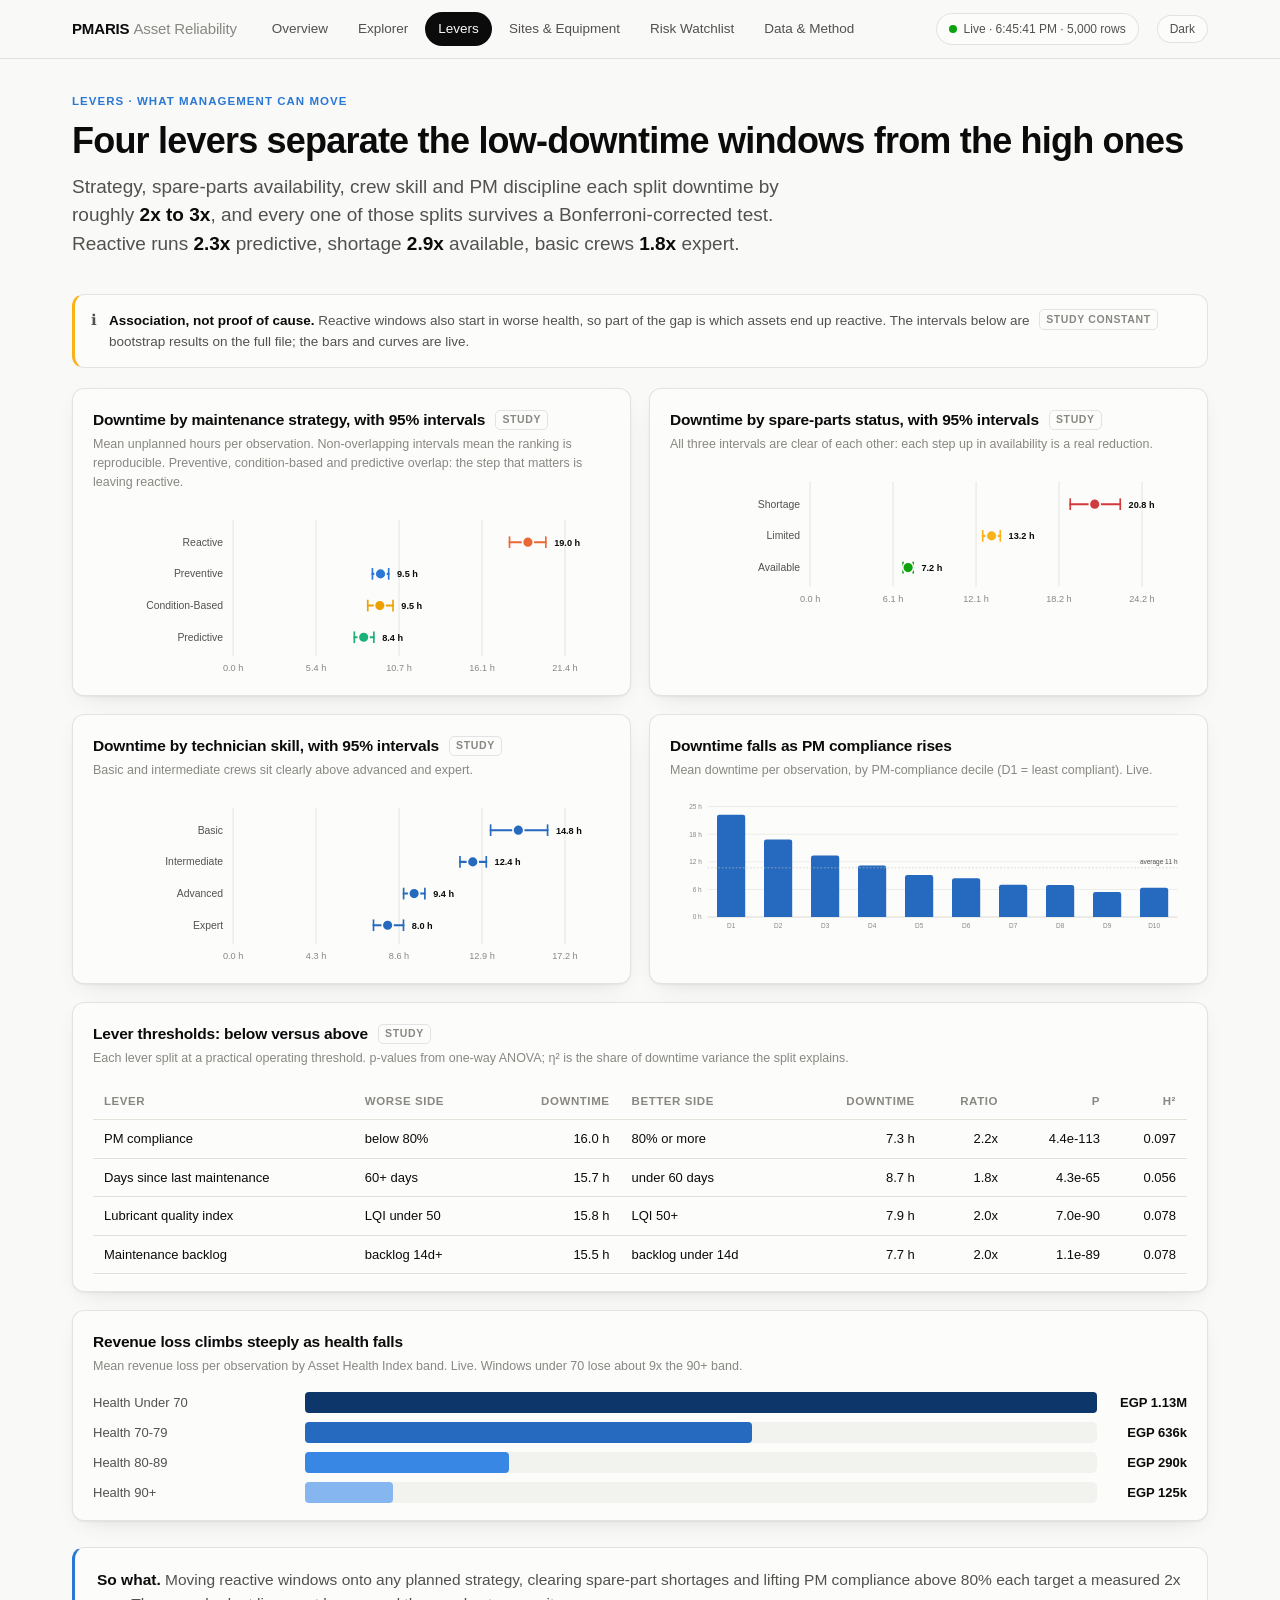
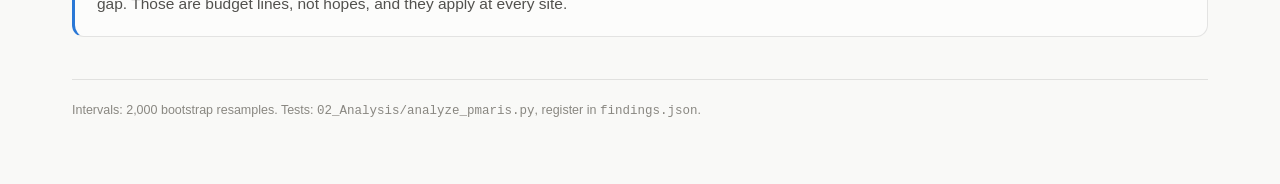
<file: 03_Dashboard/levers.html>
<!doctype html>
<html lang="en">
<head>
<meta charset="utf-8">
<meta name="viewport" content="width=device-width, initial-scale=1">
<title>PMARIS Controllable Levers</title>
<link rel="stylesheet" href="styles.css?v=4.4">
</head>
<body>
<header class="topbar"><div class="topbar-inner">
  <div class="brand">PMARIS <span>Asset Reliability</span></div>
  <nav class="pages">
    <a href="index.html">Overview</a>
    <a href="dashboard.html">Explorer</a>
    <a href="levers.html">Levers</a>
    <a href="sites.html">Sites &amp; Equipment</a>
    <a href="watchlist.html">Risk Watchlist</a>
    <a href="quality.html">Data &amp; Method</a>
  </nav>
  <div class="spacer"></div>
  <span class="live"><span class="dot"></span><span class="live-text">connecting…</span></span>
  <button class="theme-btn" type="button">Dark</button>
</div></header>

<main class="wrap">
  <section class="page-head">
    <div class="eyebrow">Levers · what management can move</div>
    <h1>Four levers separate the low-downtime windows from the high ones</h1>
    <p class="insight">Strategy, spare-parts availability, crew skill and PM discipline each split downtime by roughly
      <b>2x to 3x</b>, and every one of those splits survives a Bonferroni-corrected test. Reactive runs
      <b class="js-reactive-vs-predictive">2.3x</b> predictive, shortage <b class="js-shortage-vs-available">2.9x</b> available,
      basic crews <b class="js-basic-vs-expert">1.8x</b> expert.</p>
  </section>

  <div class="notice js-stale" hidden><span class="ico">⚠</span><span class="js-stale-text"></span></div>
  <div class="notice"><span class="ico">ℹ</span><span><strong>Association, not proof of cause.</strong> Reactive windows
    also start in worse health, so part of the gap is which assets end up reactive. The intervals below are
    <span class="study-tag">study constant</span> bootstrap results on the full file; the bars and curves are live.</span></div>

  <div class="grid two">
    <section class="panel">
      <h2>Downtime by maintenance strategy, with 95% intervals <span class="study-tag">study</span></h2>
      <p class="note">Mean unplanned hours per observation. Non-overlapping intervals mean the ranking is reproducible. Preventive, condition-based and predictive overlap: the step that matters is leaving reactive.</p>
      <div id="bs-strategy"></div>
    </section>
    <section class="panel">
      <h2>Downtime by spare-parts status, with 95% intervals <span class="study-tag">study</span></h2>
      <p class="note">All three intervals are clear of each other: each step up in availability is a real reduction.</p>
      <div id="bs-spares"></div>
    </section>
  </div>

  <div class="grid two">
    <section class="panel">
      <h2>Downtime by technician skill, with 95% intervals <span class="study-tag">study</span></h2>
      <p class="note">Basic and intermediate crews sit clearly above advanced and expert.</p>
      <div id="bs-skill"></div>
    </section>
    <section class="panel">
      <h2>Downtime falls as PM compliance rises</h2>
      <p class="note">Mean downtime per observation, by PM-compliance decile (D1 = least compliant). Live.</p>
      <div id="pm"></div>
    </section>
  </div>

  <section class="panel" style="margin-top:var(--gap)">
    <h2>Lever thresholds: below versus above <span class="study-tag">study</span></h2>
    <p class="note">Each lever split at a practical operating threshold. p-values from one-way ANOVA; η² is the share of downtime variance the split explains.</p>
    <div id="lever-table"></div>
  </section>

  <section class="panel" style="margin-top:var(--gap)">
    <h2>Revenue loss climbs steeply as health falls</h2>
    <p class="note">Mean revenue loss per observation by Asset Health Index band. Live. Windows under 70 lose about 9x the 90+ band.</p>
    <div id="health"></div>
  </section>

  <div class="through-line"><b>So what.</b> Moving reactive windows onto any planned strategy, clearing spare-part
    shortages and lifting PM compliance above 80% each target a measured 2x gap. Those are budget lines, not
    hopes, and they apply at every site.</div>
  <footer class="foot">Intervals: 2,000 bootstrap resamples. Tests: <code>02_Analysis/analyze_pmaris.py</code>, register in <code>findings.json</code>.</footer>
</main>

<script src="app.js?v=4.4"></script>
<script>
const L = LDD, { fmt, mount, tipHtml } = L;
const spColor = { Shortage: 'var(--critical)', Limited: 'var(--warning)', Available: 'var(--good)' };
function bs(d, key, order, colorFn) {
  const b = d.study && d.study.bootstrap[key];
  if (!b) return [];
  return order.filter(k => b[k]).map(k => ({ name: k, mean: b[k].mean, lo: b[k].lo, hi: b[k].hi, n: b[k].n, color: colorFn(k) }));
}
function render(d) {
  const f = v => v.toFixed(1) + ' h';
  L.dotWhisker(mount('bs-strategy'), bs(d, 'Maintenance_Strategy|Unplanned_Downtime_Hours_30D', L.STRATEGY_ORDER, L.strategyColor), { fmt: f, zero: true });
  L.dotWhisker(mount('bs-spares'), bs(d, 'Spare_Parts_Status|Unplanned_Downtime_Hours_30D', ['Shortage', 'Limited', 'Available'], k => spColor[k]), { fmt: f, zero: true });
  L.dotWhisker(mount('bs-skill'), bs(d, 'Technician_Skill_Level|Unplanned_Downtime_Hours_30D', ['Basic', 'Intermediate', 'Advanced', 'Expert'], () => 'var(--seq-500)'), { fmt: f, zero: true });

  L.columns(mount('pm'), d.lever_pm_deciles.map(x => ({ name: x.name, label: x.name, value: x.downtime_mean, color: 'var(--seq-500)',
    tip: tipHtml(x.name + ' · median PM ' + x.pm_median.toFixed(0) + '%', [['Mean downtime', fmt.hrs(x.downtime_mean)], ['Mean loss', fmt.egpc(x.loss_mean)], ['Observations', fmt.int(x.n)]]) })),
    { fmt: v => v.toFixed(0) + ' h', mean: d.kpis.downtime_mean });

  const lv = d.study ? d.study.levers : {};
  const names = { pm_compliance: 'PM compliance', days_since_maint: 'Days since last maintenance', lubricant: 'Lubricant quality index', backlog: 'Maintenance backlog' };
  const rows = Object.entries(lv).map(([k, v]) => {
    const keys = Object.keys(v).filter(x => typeof v[x] === 'object');
    const [a, b] = keys;
    const better = v[a].downtime_mean < v[b].downtime_mean ? a : b, worse = better === a ? b : a;
    return [names[k] || k, worse, fmt.hrs(v[worse].downtime_mean), better, fmt.hrs(v[better].downtime_mean),
            (v[worse].downtime_mean / v[better].downtime_mean).toFixed(1) + 'x',
            v.p_downtime < 1e-6 ? v.p_downtime.toExponential(1) : v.p_downtime.toFixed(4), v.eta2.toFixed(3)];
  });
  L.dataTable(mount('lever-table'), [{ label: 'Lever' }, { label: 'Worse side' }, { label: 'Downtime', num: 1 }, { label: 'Better side' },
    { label: 'Downtime', num: 1 }, { label: 'Ratio', num: 1 }, { label: 'p', num: 1 }, { label: 'η²', num: 1 }], rows);

  const hb = d.lever_health_bands;
  const mx = Math.max(...hb.map(x => x.loss_mean));
  L.barList(mount('health'), hb.map(x => ({ label: 'Health ' + x.name, value: x.loss_mean, valueText: fmt.egpc(x.loss_mean), color: L.seqFor(x.loss_mean, mx),
    tip: tipHtml('Health ' + x.name, [['Mean loss', fmt.egpc(x.loss_mean)], ['Mean downtime', fmt.hrs(x.downtime_mean)], ['Failure probability', fmt.pct(x.fp_mean)], ['Observations', fmt.int(x.n)]]) })), { wide: true });
}
LDD.start(render);
</script>
</body>
</html>
</file>
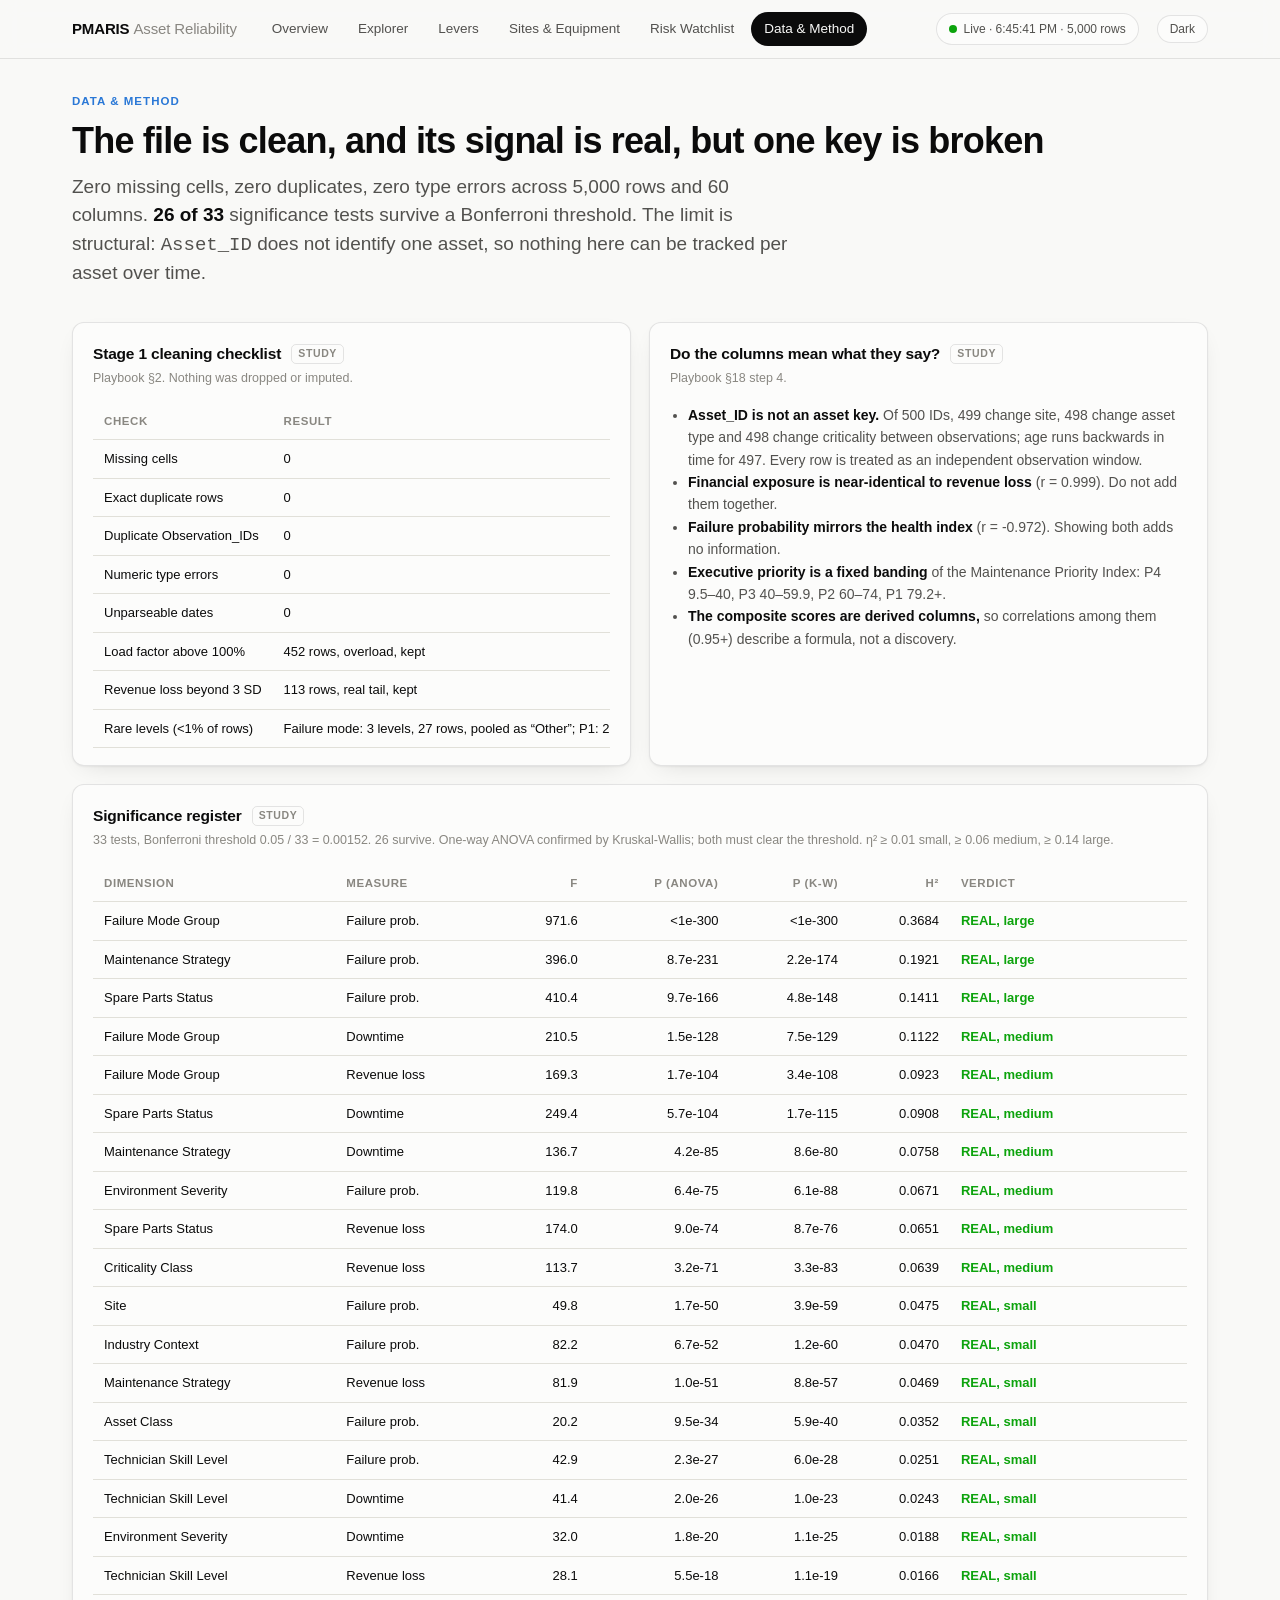
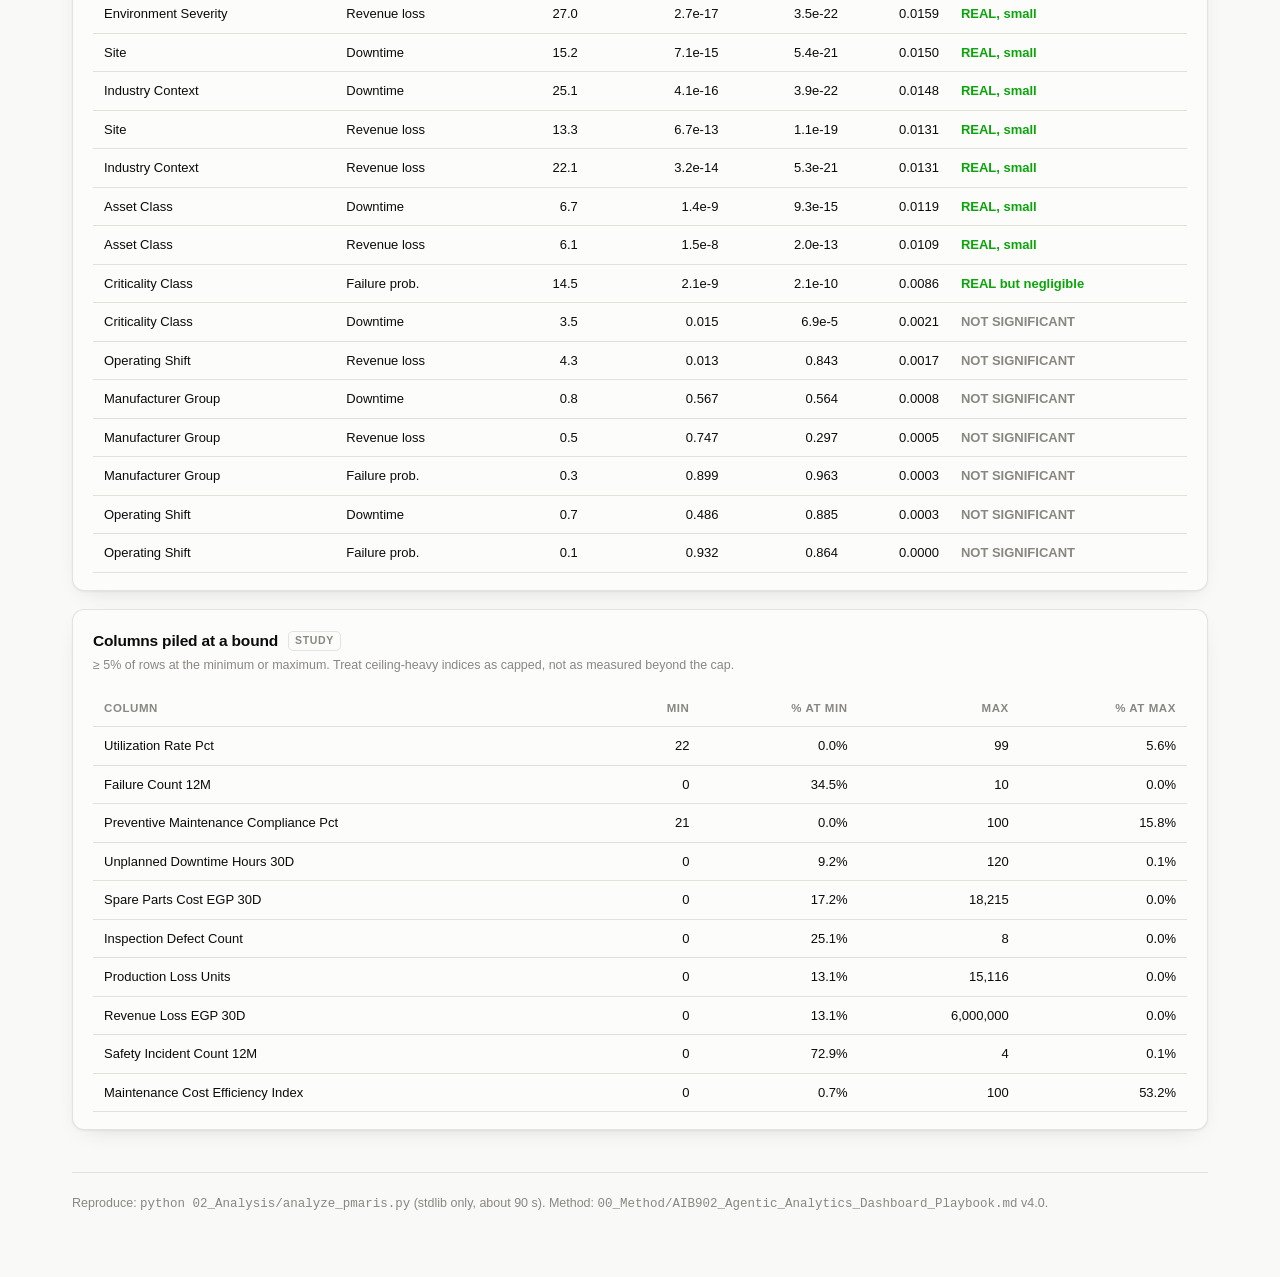
<file: 03_Dashboard/quality.html>
<!doctype html>
<html lang="en">
<head>
<meta charset="utf-8">
<meta name="viewport" content="width=device-width, initial-scale=1">
<title>PMARIS Data and Method</title>
<link rel="stylesheet" href="styles.css?v=4.4">
</head>
<body>
<header class="topbar"><div class="topbar-inner">
  <div class="brand">PMARIS <span>Asset Reliability</span></div>
  <nav class="pages">
    <a href="index.html">Overview</a>
    <a href="dashboard.html">Explorer</a>
    <a href="levers.html">Levers</a>
    <a href="sites.html">Sites &amp; Equipment</a>
    <a href="watchlist.html">Risk Watchlist</a>
    <a href="quality.html">Data &amp; Method</a>
  </nav>
  <div class="spacer"></div>
  <span class="live"><span class="dot"></span><span class="live-text">connecting…</span></span>
  <button class="theme-btn" type="button">Dark</button>
</div></header>

<main class="wrap">
  <section class="page-head">
    <div class="eyebrow">Data &amp; Method</div>
    <h1>The file is clean, and its signal is real, but one key is broken</h1>
    <p class="insight">Zero missing cells, zero duplicates, zero type errors across <span class="js-rows">5,000</span> rows and 60 columns.
      <b>26 of 33</b> significance tests survive a Bonferroni threshold. The limit is structural: <code>Asset_ID</code> does not
      identify one asset, so nothing here can be tracked per asset over time.</p>
  </section>
  <div class="notice js-stale" hidden><span class="ico">⚠</span><span class="js-stale-text"></span></div>

  <div class="grid two">
    <section class="panel">
      <h2>Stage 1 cleaning checklist <span class="study-tag">study</span></h2>
      <p class="note">Playbook §2. Nothing was dropped or imputed.</p>
      <div id="clean"></div>
    </section>
    <section class="panel">
      <h2>Do the columns mean what they say? <span class="study-tag">study</span></h2>
      <p class="note">Playbook §18 step 4.</p>
      <ul class="lede-list" id="meaning"></ul>
    </section>
  </div>

  <section class="panel" style="margin-top:var(--gap)">
    <h2>Significance register <span class="study-tag">study</span></h2>
    <p class="note" id="reg-note">One-way ANOVA confirmed by Kruskal-Wallis; both must clear the Bonferroni threshold. η² ≥ 0.01 small, ≥ 0.06 medium, ≥ 0.14 large.</p>
    <div id="register"></div>
  </section>

  <section class="panel" style="margin-top:var(--gap)">
    <h2>Columns piled at a bound <span class="study-tag">study</span></h2>
    <p class="note">≥ 5% of rows at the minimum or maximum. Treat ceiling-heavy indices as capped, not as measured beyond the cap.</p>
    <div id="bounds"></div>
  </section>

  <footer class="foot">Reproduce: <code>python 02_Analysis/analyze_pmaris.py</code> (stdlib only, about 90 s). Method: <code>00_Method/AIB902_Agentic_Analytics_Dashboard_Playbook.md</code> v4.0.</footer>
</main>

<script src="app.js?v=4.4"></script>
<script>
const L = LDD, { fmt, mount } = L;
function render(d) {
  const st = d.study;
  if (!st) return;
  const s1 = st.stage1;
  L.dataTable(mount('clean'), [{ label: 'Check' }, { label: 'Result' }], [
    ['Missing cells', fmt.int(s1.missing)], ['Exact duplicate rows', fmt.int(s1.dups)],
    ['Duplicate Observation_IDs', fmt.int(s1.dup_ids)], ['Numeric type errors', fmt.int(s1.type_errors)],
    ['Unparseable dates', fmt.int(s1.bad_dates)],
    ['Load factor above 100%', fmt.int(s1.load_over_100) + ' rows, overload, kept'],
    ['Revenue loss beyond 3 SD', fmt.int(s1.outliers_3sd.Revenue_Loss_EGP_30D) + ' rows, real tail, kept'],
    ['Rare levels (&lt;1% of rows)', 'Failure mode: 3 levels, 27 rows, pooled as “Other”; P1: 2 rows; Inspection Fail: 36; Sensor Degraded: 48'],
  ]);
  const inc = s1.asset_inconsistent, der = s1.derived, pb = s1.priority_bands;
  mount('meaning').innerHTML = [
    `<b>Asset_ID is not an asset key.</b> Of 500 IDs, ${inc.Site} change site, ${inc.Asset_Type} change asset type and ${inc.Criticality_Class} change criticality between observations; age runs backwards in time for ${s1.age_backwards}. Every row is treated as an independent observation window.`,
    `<b>Financial exposure is near-identical to revenue loss</b> (r = ${der.Financial_Exposure_vs_Revenue_Loss}). Do not add them together.`,
    `<b>Failure probability mirrors the health index</b> (r = ${der.Failure_Probability_vs_Health_Index}). Showing both adds no information.`,
    `<b>Executive priority is a fixed banding</b> of the Maintenance Priority Index: P4 ${pb['P4 - Monitor'][0]}–${pb['P4 - Monitor'][1]}, P3 ${pb['P3 - Planned'][0]}–${pb['P3 - Planned'][1]}, P2 ${pb['P2 - High'][0]}–${pb['P2 - High'][1]}, P1 ${pb['P1 - Immediate'][0]}+.`,
    `<b>The composite scores are derived columns,</b> so correlations among them (0.95+) describe a formula, not a discovery.`,
  ].map(x => '<li>' + x + '</li>').join('');

  const meta = st.register_meta;
  const real = st.register.filter(r => r.verdict.startsWith('REAL')).length;
  mount('reg-note').textContent = `${meta.n_tests} tests, Bonferroni threshold 0.05 / ${meta.n_tests} = ${meta.alpha.toFixed(5)}. ${real} survive. One-way ANOVA confirmed by Kruskal-Wallis; both must clear the threshold. η² ≥ 0.01 small, ≥ 0.06 medium, ≥ 0.14 large.`;
  const p = v => v === 0 ? '<1e-300' : v < 1e-3 ? v.toExponential(1) : v.toFixed(3);
  const short = { Unplanned_Downtime_Hours_30D: 'Downtime', Revenue_Loss_EGP_30D: 'Revenue loss', Failure_Probability_Pct: 'Failure prob.' };
  const reg = st.register.slice().sort((a, b) => b.eta2 - a.eta2);
  L.dataTable(mount('register'), [{ label: 'Dimension' }, { label: 'Measure' }, { label: 'F', num: 1 }, { label: 'p (ANOVA)', num: 1 },
    { label: 'p (K-W)', num: 1 }, { label: 'η²', num: 1 }, { label: 'Verdict' }],
    reg.map(r => [fmt.label(r.dimension), short[r.measure], r.F.toFixed(1), p(r.p_anova), p(r.p_kruskal), r.eta2.toFixed(4),
      `<span class="${r.verdict.startsWith('REAL') ? 'verdict-real' : 'verdict-null'}">${r.verdict}</span>`]));

  L.dataTable(mount('bounds'), [{ label: 'Column' }, { label: 'Min', num: 1 }, { label: '% at min', num: 1 }, { label: 'Max', num: 1 }, { label: '% at max', num: 1 }],
    Object.entries(s1.bounded).map(([k, v]) => [fmt.label(k), fmt.int(v.min), fmt.pct(v.at_min_pct), fmt.int(v.max), fmt.pct(v.at_max_pct)]));
}
LDD.start(render);
</script>
</body>
</html>
</file>
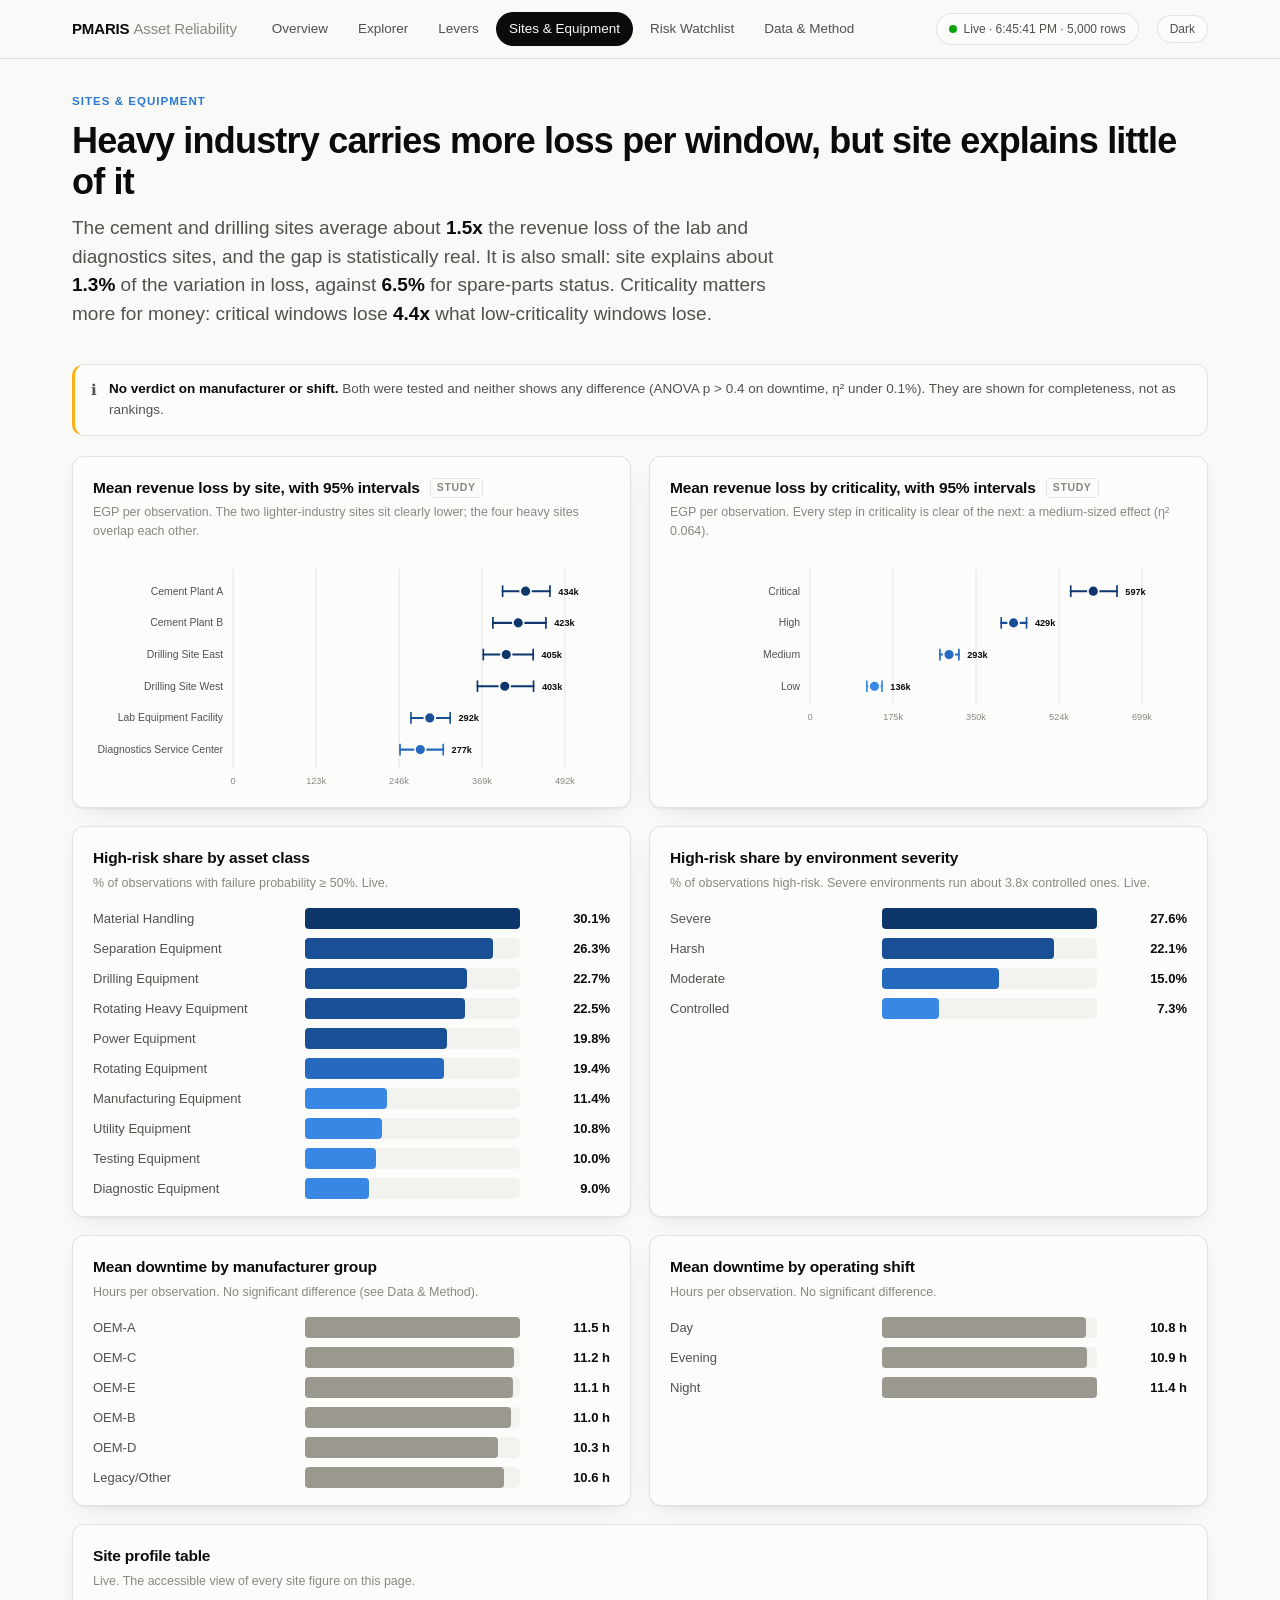
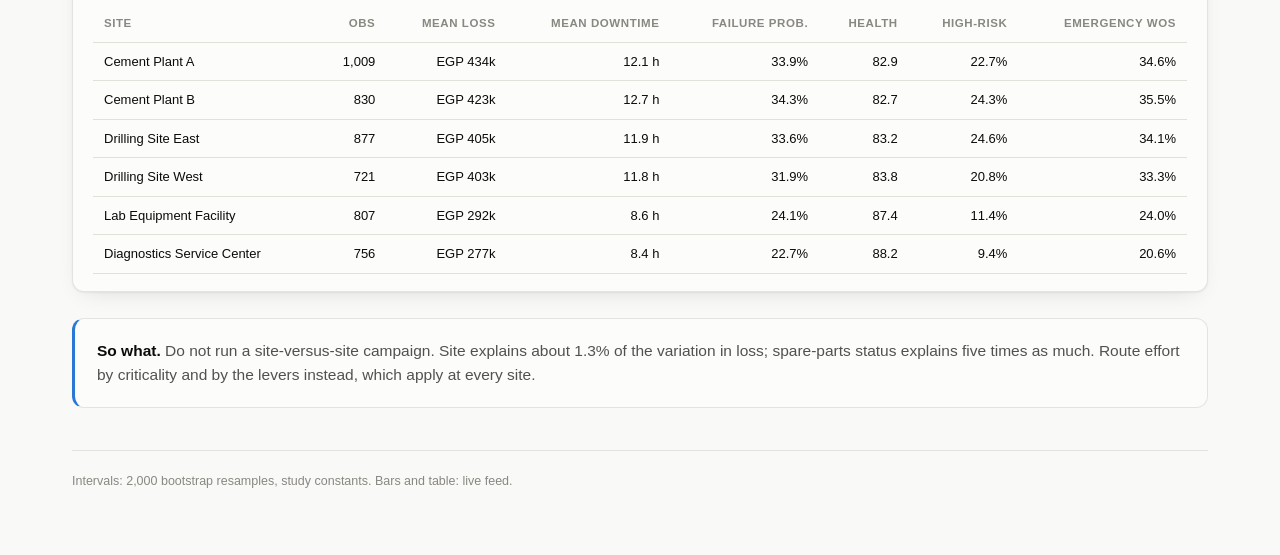
<file: 03_Dashboard/sites.html>
<!doctype html>
<html lang="en">
<head>
<meta charset="utf-8">
<meta name="viewport" content="width=device-width, initial-scale=1">
<title>PMARIS Sites and Equipment</title>
<link rel="stylesheet" href="styles.css?v=4.4">
</head>
<body>
<header class="topbar"><div class="topbar-inner">
  <div class="brand">PMARIS <span>Asset Reliability</span></div>
  <nav class="pages">
    <a href="index.html">Overview</a>
    <a href="dashboard.html">Explorer</a>
    <a href="levers.html">Levers</a>
    <a href="sites.html">Sites &amp; Equipment</a>
    <a href="watchlist.html">Risk Watchlist</a>
    <a href="quality.html">Data &amp; Method</a>
  </nav>
  <div class="spacer"></div>
  <span class="live"><span class="dot"></span><span class="live-text">connecting…</span></span>
  <button class="theme-btn" type="button">Dark</button>
</div></header>

<main class="wrap">
  <section class="page-head">
    <div class="eyebrow">Sites &amp; Equipment</div>
    <h1>Heavy industry carries more loss per window, but site explains little of it</h1>
    <p class="insight">The cement and drilling sites average about <b>1.5x</b> the revenue loss of the lab and diagnostics
      sites, and the gap is statistically real. It is also small: site explains about <b>1.3%</b> of the variation in loss,
      against <b>6.5%</b> for spare-parts status. Criticality matters more for money: critical windows lose
      <b class="js-critical-vs-low">4.4x</b> what low-criticality windows lose.</p>
  </section>

  <div class="notice js-stale" hidden><span class="ico">⚠</span><span class="js-stale-text"></span></div>
  <div class="notice"><span class="ico">ℹ</span><span><strong>No verdict on manufacturer or shift.</strong> Both were tested
    and neither shows any difference (ANOVA p &gt; 0.4 on downtime, η² under 0.1%). They are shown for completeness, not as rankings.</span></div>

  <div class="grid two">
    <section class="panel">
      <h2>Mean revenue loss by site, with 95% intervals <span class="study-tag">study</span></h2>
      <p class="note">EGP per observation. The two lighter-industry sites sit clearly lower; the four heavy sites overlap each other.</p>
      <div id="bs-site"></div>
    </section>
    <section class="panel">
      <h2>Mean revenue loss by criticality, with 95% intervals <span class="study-tag">study</span></h2>
      <p class="note">EGP per observation. Every step in criticality is clear of the next: a medium-sized effect (η² 0.064).</p>
      <div id="bs-crit"></div>
    </section>
  </div>

  <div class="grid two">
    <section class="panel">
      <h2>High-risk share by asset class</h2>
      <p class="note">% of observations with failure probability ≥ 50%. Live.</p>
      <div id="class"></div>
    </section>
    <section class="panel">
      <h2>High-risk share by environment severity</h2>
      <p class="note">% of observations high-risk. Severe environments run about 3.8x controlled ones. Live.</p>
      <div id="env"></div>
    </section>
  </div>

  <div class="grid two">
    <section class="panel">
      <h2>Mean downtime by manufacturer group</h2>
      <p class="note">Hours per observation. No significant difference (see Data &amp; Method).</p>
      <div id="oem"></div>
    </section>
    <section class="panel">
      <h2>Mean downtime by operating shift</h2>
      <p class="note">Hours per observation. No significant difference.</p>
      <div id="shift"></div>
    </section>
  </div>

  <section class="panel" style="margin-top:var(--gap)">
    <h2>Site profile table</h2>
    <p class="note">Live. The accessible view of every site figure on this page.</p>
    <div id="tbl"></div>
  </section>

  <div class="through-line"><b>So what.</b> Do not run a site-versus-site campaign. Site explains about 1.3% of the
    variation in loss; spare-parts status explains five times as much. Route effort by criticality and by the levers instead, which apply at every site.</div>
  <footer class="foot">Intervals: 2,000 bootstrap resamples, study constants. Bars and table: live feed.</footer>
</main>

<script src="app.js?v=4.4"></script>
<script>
const L = LDD, { fmt, mount, tipHtml } = L;
function render(d) {
  const st = d.study;
  if (st) {
    const b = st.bootstrap['Site|Revenue_Loss_EGP_30D'];
    const rows = Object.entries(b).sort((x, y) => y[1].mean - x[1].mean);
    const mx = Math.max(...rows.map(r => r[1].mean));
    L.dotWhisker(mount('bs-site'), rows.map(([k, v]) => ({ name: k, mean: v.mean, lo: v.lo, hi: v.hi, n: v.n, color: L.seqFor(v.mean, mx) })), { fmt: fmt.compact, zero: true });
    const c = st.bootstrap['Criticality_Class|Revenue_Loss_EGP_30D'];
    L.dotWhisker(mount('bs-crit'), ['Critical', 'High', 'Medium', 'Low'].map(k => ({ name: k, mean: c[k].mean, lo: c[k].lo, hi: c[k].hi, n: c[k].n, color: L.seqFor(c[k].mean, c.Critical.mean) })), { fmt: fmt.compact, zero: true });
  }
  const bars = (id, dim, key, f, keepOrder) => {
    const g = d.by_dimension[dim].slice();
    if (!keepOrder) g.sort((a, b) => b[key] - a[key]);
    const max = Math.max(...g.map(x => x[key]));
    L.barList(mount(id), g.map(x => ({ label: x.name, value: x[key], valueText: f(x[key]),
      color: keepOrder === 'flat' ? 'var(--neutral)' : L.seqFor(x[key], max),
      tip: tipHtml(x.name, [['Mean loss', fmt.egpc(x.loss_mean)], ['Mean downtime', fmt.hrs(x.downtime_mean)],
                            ['High-risk share', fmt.pct(x.high_risk_pct)], ['Observations', fmt.int(x.n)]]) })), { wide: true });
  };
  bars('class', 'Asset_Class', 'high_risk_pct', v => fmt.pct(v));
  bars('env', 'Environment_Severity', 'high_risk_pct', v => fmt.pct(v), true);
  bars('oem', 'Manufacturer_Group', 'downtime_mean', fmt.hrs, 'flat');
  bars('shift', 'Operating_Shift', 'downtime_mean', fmt.hrs, 'flat');
  L.dataTable(mount('tbl'), [{ label: 'Site' }, { label: 'Obs', num: 1 }, { label: 'Mean loss', num: 1 }, { label: 'Mean downtime', num: 1 },
    { label: 'Failure prob.', num: 1 }, { label: 'Health', num: 1 }, { label: 'High-risk', num: 1 }, { label: 'Emergency WOs', num: 1 }],
    d.by_dimension.Site.map(x => [x.name, fmt.int(x.n), fmt.egpc(x.loss_mean), fmt.hrs(x.downtime_mean), fmt.pct(x.fp_mean),
      x.health_mean.toFixed(1), fmt.pct(x.high_risk_pct), fmt.pct(x.emergency_pct)]));
}
LDD.start(render);
</script>
</body>
</html>
</file>
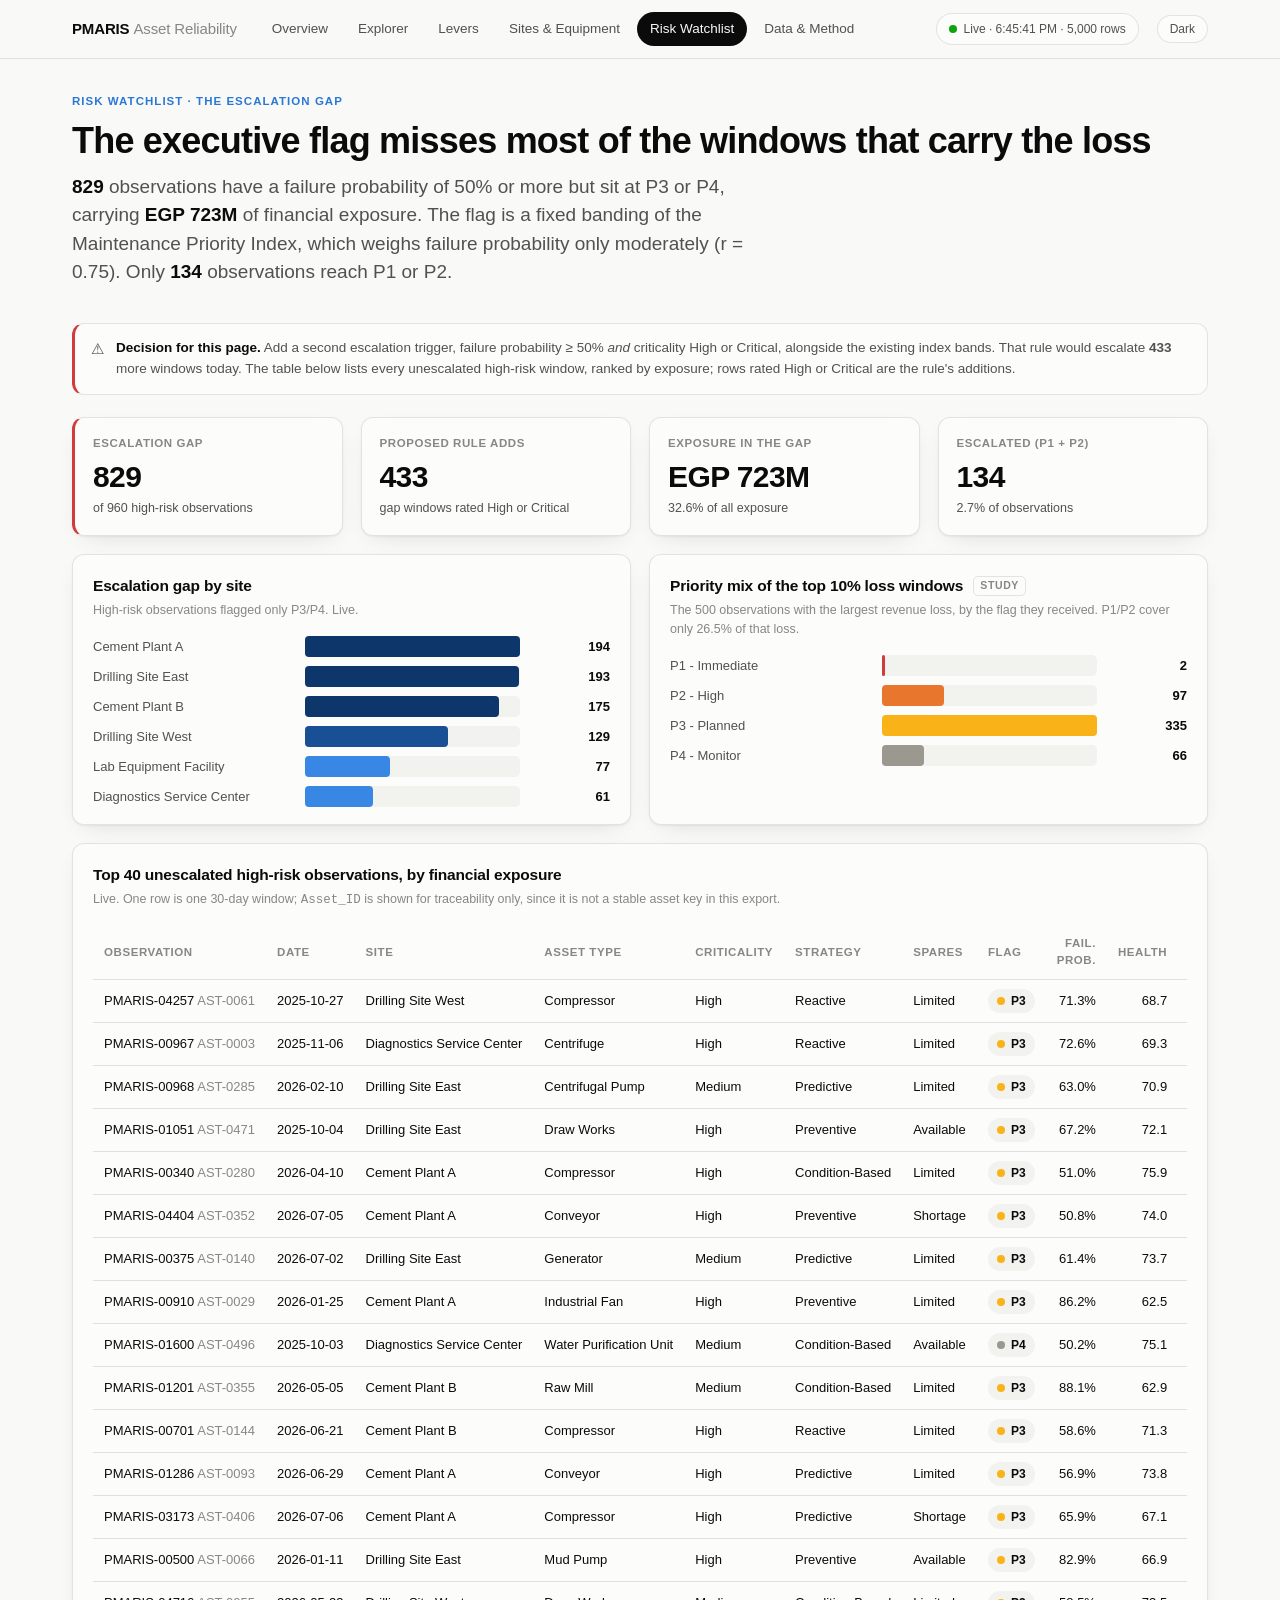
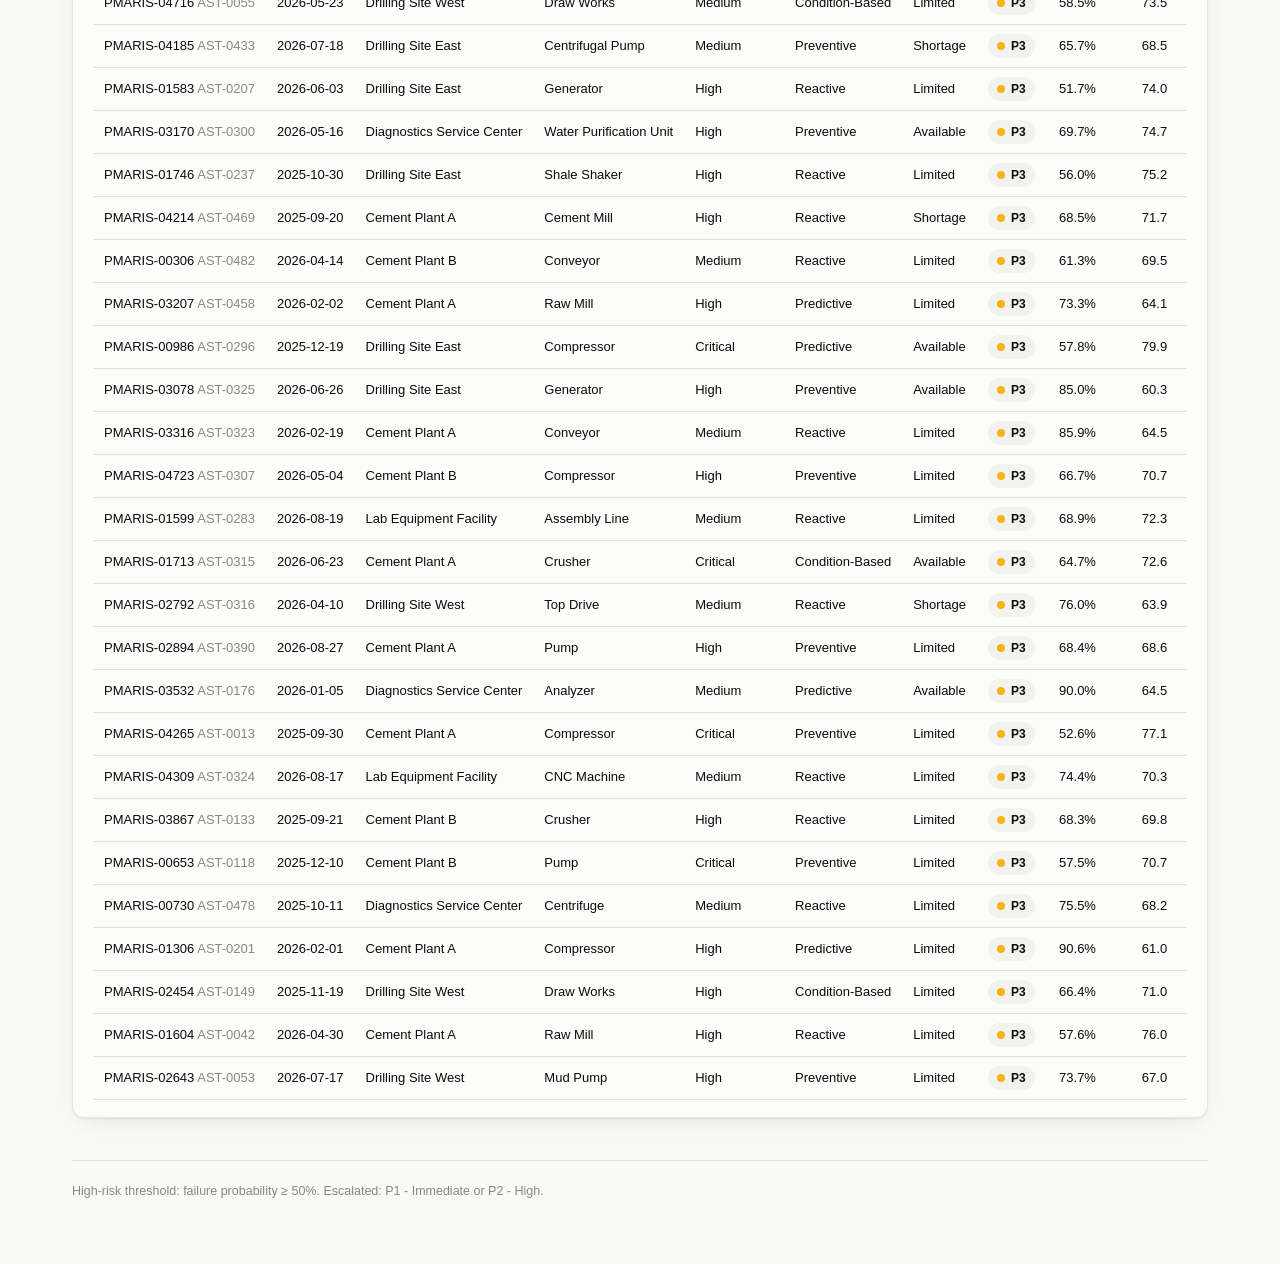
<file: 03_Dashboard/watchlist.html>
<!doctype html>
<html lang="en">
<head>
<meta charset="utf-8">
<meta name="viewport" content="width=device-width, initial-scale=1">
<title>PMARIS Risk Watchlist</title>
<link rel="stylesheet" href="styles.css?v=4.4">
</head>
<body>
<header class="topbar"><div class="topbar-inner">
  <div class="brand">PMARIS <span>Asset Reliability</span></div>
  <nav class="pages">
    <a href="index.html">Overview</a>
    <a href="dashboard.html">Explorer</a>
    <a href="levers.html">Levers</a>
    <a href="sites.html">Sites &amp; Equipment</a>
    <a href="watchlist.html">Risk Watchlist</a>
    <a href="quality.html">Data &amp; Method</a>
  </nav>
  <div class="spacer"></div>
  <span class="live"><span class="dot"></span><span class="live-text">connecting…</span></span>
  <button class="theme-btn" type="button">Dark</button>
</div></header>

<main class="wrap">
  <section class="page-head">
    <div class="eyebrow">Risk Watchlist · the escalation gap</div>
    <h1>The executive flag misses most of the windows that carry the loss</h1>
    <p class="insight"><b class="js-gap">829</b> observations have a failure probability of 50% or more but sit at P3 or P4,
      carrying <b class="js-gap-exposure">EGP 723M</b> of financial exposure. The flag is a fixed banding of the Maintenance
      Priority Index, which weighs failure probability only moderately (r = 0.75). Only <b class="js-escalated">134</b>
      observations reach P1 or P2.</p>
  </section>

  <div class="notice js-stale" hidden><span class="ico">⚠</span><span class="js-stale-text"></span></div>
  <div class="notice is-critical"><span class="ico">⚠</span><span><strong>Decision for this page.</strong> Add a second
    escalation trigger, failure probability ≥ 50% <em>and</em> criticality High or Critical, alongside the existing index bands.
    That rule would escalate <b class="js-rule-adds">–</b> more windows today. The table below lists every unescalated high-risk window, ranked by exposure; rows rated High or Critical are the rule's additions.</span></div>

  <div class="kpi-row" id="kpis"></div>

  <div class="grid two">
    <section class="panel">
      <h2>Escalation gap by site</h2>
      <p class="note">High-risk observations flagged only P3/P4. Live.</p>
      <div id="gap-site"></div>
    </section>
    <section class="panel">
      <h2>Priority mix of the top 10% loss windows <span class="study-tag">study</span></h2>
      <p class="note">The 500 observations with the largest revenue loss, by the flag they received. P1/P2 cover only 26.5% of that loss.</p>
      <div id="mix"></div>
    </section>
  </div>

  <section class="panel" style="margin-top:var(--gap)">
    <h2>Top 40 unescalated high-risk observations, by financial exposure</h2>
    <p class="note">Live. One row is one 30-day window; <code>Asset_ID</code> is shown for traceability only, since it is not a stable asset key in this export.</p>
    <div id="tbl"></div>
  </section>

  <footer class="foot">High-risk threshold: failure probability ≥ 50%. Escalated: P1 - Immediate or P2 - High.</footer>
</main>

<script src="app.js?v=4.4"></script>
<script>
const L = LDD, { fmt, el, mount, tipHtml } = L;
function render(d) {
  const k = d.kpis;
  const box = mount('kpis'); box.innerHTML = '';
  [['Escalation gap', fmt.int(k.escalation_gap), `of ${fmt.int(k.high_risk_n)} high-risk observations`, true],
   ['Proposed rule adds', fmt.int(k.rule_adds), 'gap windows rated High or Critical'],
   ['Exposure in the gap', fmt.egpc(k.escalation_gap_exposure), fmt.pct(100 * k.escalation_gap_exposure / k.exposure_total) + ' of all exposure'],
   ['Escalated (P1 + P2)', fmt.int(k.escalated_n), fmt.pct(100 * k.escalated_n / d.row_count) + ' of observations'],
   ].forEach(([a, b, c, al]) =>
    box.appendChild(el('div', 'kpi' + (al ? ' is-alert' : ''), `<div class="label">${a}</div><div class="value">${b}</div><div class="sub">${c}</div>`)));

  // gap by site, computed live from the raw feed
  const raw = d.raw, M = L.measureIndex(raw), si = raw.dimensions.indexOf('Site');
  const g = raw.lookups.Site.map(n => ({ name: n, gap: 0, exp: 0 }));
  raw.rows.forEach(r => { if (r[M.fp] >= d.high_risk_threshold && r[M.priority] > 1) { g[r[1 + si]].gap++; g[r[1 + si]].exp += r[M.exposure]; } });
  g.sort((a, b) => b.gap - a.gap);
  const mx = Math.max(...g.map(x => x.gap));
  L.barList(mount('gap-site'), g.map(x => ({ label: x.name, value: x.gap, valueText: fmt.int(x.gap), color: L.seqFor(x.gap, mx),
    tip: tipHtml(x.name, [['Unescalated high-risk', fmt.int(x.gap)], ['Exposure', fmt.egpc(x.exp)]]) })), { wide: true });

  const mix = d.study && d.study.watchlist.top_decile_priority_mix;
  if (mix) {
    const order = ['P1 - Immediate', 'P2 - High', 'P3 - Planned', 'P4 - Monitor'];
    L.barList(mount('mix'), order.map(p => ({ label: p, value: mix[p] || 0, valueText: fmt.int(mix[p] || 0), color: L.PRIORITY_COLOR[p],
      tip: tipHtml(p, [['Top-decile windows', fmt.int(mix[p] || 0)]]) })), { wide: true });
  }

  L.dataTable(mount('tbl'), [{ label: 'Observation' }, { label: 'Date' }, { label: 'Site' }, { label: 'Asset type' },
    { label: 'Criticality' }, { label: 'Strategy' }, { label: 'Spares' }, { label: 'Flag' },
    { label: 'Fail. prob.', num: 1 }, { label: 'Health', num: 1 }, { label: 'Downtime', num: 1 }, { label: 'Exposure', num: 1 }],
    d.watchlist.map(w => [w.Observation_ID + ' <span style="color:var(--text-muted)">' + w.Asset_ID + '</span>', w.Observation_Date, w.Site, w.Asset_Type,
      w.Criticality_Class, w.Maintenance_Strategy, w.Spare_Parts_Status,
      `<span class="badge" style="--badge:${L.PRIORITY_COLOR[w.Executive_Intervention_Priority]}">${w.Executive_Intervention_Priority.slice(0, 2)}</span>`,
      fmt.pct(w.fp), w.health.toFixed(1), fmt.hrs(w.downtime), fmt.egpc(w.exposure)]));
}
LDD.start(render);
</script>
</body>
</html>
</file>
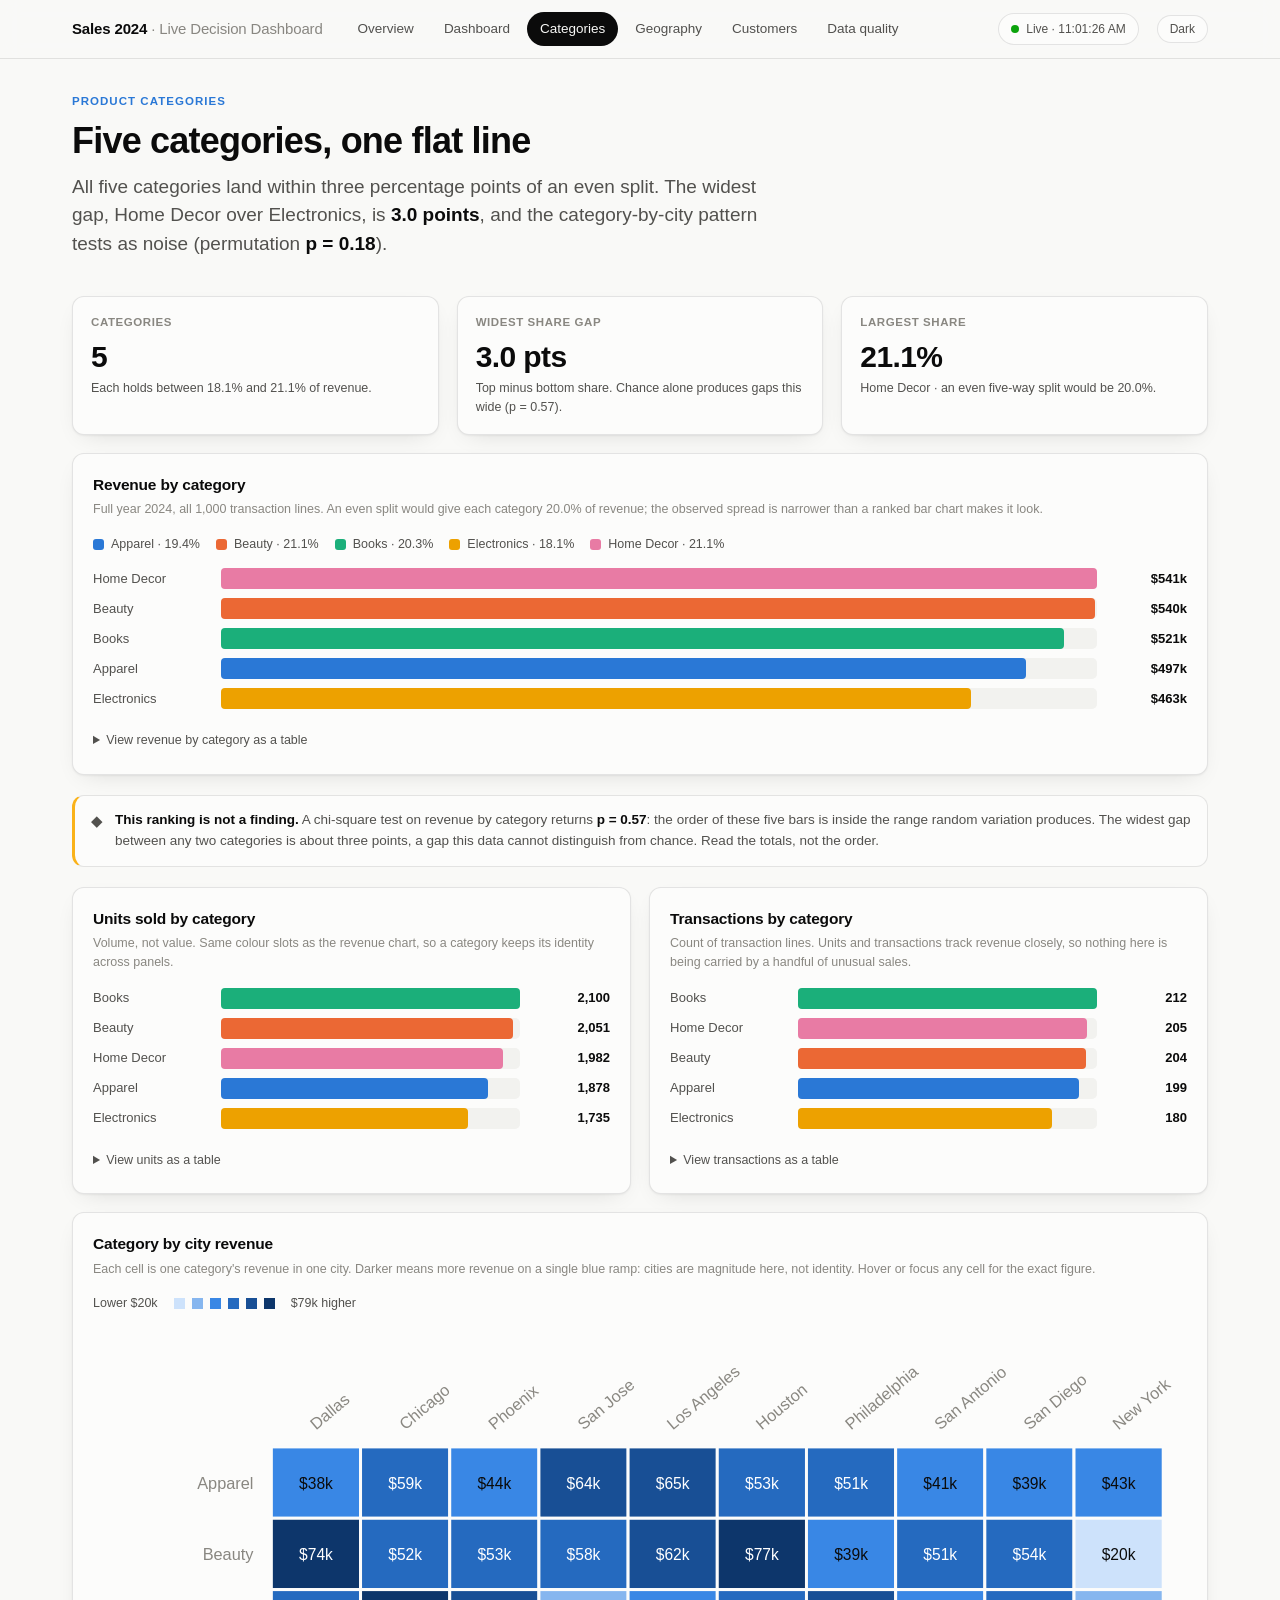
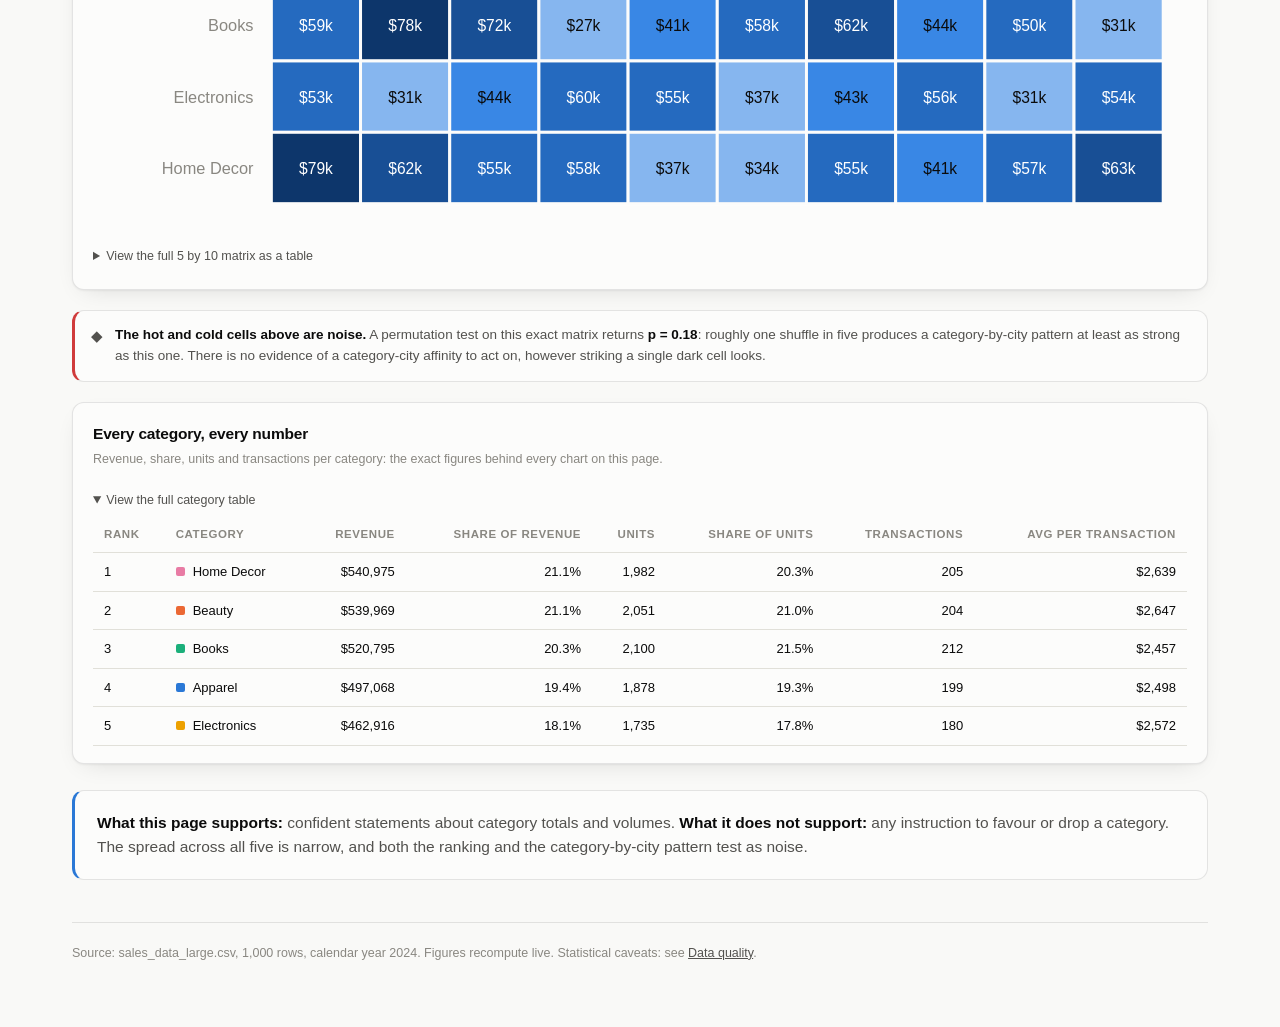
<file: _archive_retail_v1/03_Dashboard/categories.html>
<!doctype html>
<html lang="en">
<head>
<meta charset="utf-8">
<meta name="viewport" content="width=device-width, initial-scale=1">
<title>Categories · Sales 2024</title>
<link rel="stylesheet" href="styles.css">
</head>
<body>
<header class="topbar">
  <div class="topbar-inner">
    <div class="brand">Sales 2024 <span>· Live Decision Dashboard</span></div>
    <nav class="pages">
      <a href="index.html">Overview</a>
      <a href="dashboard.html">Dashboard</a>
      <a href="categories.html">Categories</a>
      <a href="geography.html">Geography</a>
      <a href="customers.html">Customers</a>
      <a href="quality.html">Data quality</a>
    </nav>
    <div class="spacer"></div>
    <span class="live"><span class="dot"></span><span class="live-text">Connecting…</span></span>
    <button class="theme-btn" type="button">Dark</button>
  </div>
</header>
<main class="wrap">
  <div class="page-head">
    <div class="eyebrow">Product categories</div>
    <h1>Five categories, one flat line</h1>
    <p class="insight" id="insight">All five categories land within three percentage points of an even split, and the category-by-city pattern tests as noise (permutation p = 0.18).</p>
  </div>

  <div class="kpi-row">
    <div class="kpi">
      <div class="label">Categories</div>
      <div class="value" id="kpi-count">—</div>
      <div class="sub" id="kpi-count-sub">&nbsp;</div>
    </div>
    <div class="kpi">
      <div class="label">Widest share gap</div>
      <div class="value" id="kpi-gap">—</div>
      <div class="sub" id="kpi-gap-sub">&nbsp;</div>
    </div>
    <div class="kpi">
      <div class="label">Largest share</div>
      <div class="value" id="kpi-top">—</div>
      <div class="sub" id="kpi-top-sub">&nbsp;</div>
    </div>
  </div>

  <div class="grid">
    <section class="panel">
      <h2>Revenue by category</h2>
      <p class="note">Full year 2024, all <span class="js-rows">1,000</span> transaction lines. An even split would give each category 20.0% of revenue; the observed spread is narrower than a ranked bar chart makes it look.</p>
      <div class="legend" id="cat-legend"></div>
      <div id="cat-bars"></div>
      <details class="table-view">
        <summary>View revenue by category as a table</summary>
        <div id="cat-bars-table"></div>
      </details>
    </section>
  </div>

  <div class="notice">
    <span class="ico" aria-hidden="true">&#9670;</span>
    <div><strong>This ranking is not a finding.</strong> A chi-square test on revenue by category returns <strong>p = 0.57</strong>: the order of these five bars is inside the range random variation produces. The widest gap between any two categories is about three points, a gap this data cannot distinguish from chance. Read the totals, not the order.</div>
  </div>

  <div class="grid two">
    <section class="panel">
      <h2>Units sold by category</h2>
      <p class="note">Volume, not value. Same colour slots as the revenue chart, so a category keeps its identity across panels.</p>
      <div id="units-bars"></div>
      <details class="table-view">
        <summary>View units as a table</summary>
        <div id="units-table"></div>
      </details>
    </section>
    <section class="panel">
      <h2>Transactions by category</h2>
      <p class="note">Count of transaction lines. Units and transactions track revenue closely, so nothing here is being carried by a handful of unusual sales.</p>
      <div id="lines-bars"></div>
      <details class="table-view">
        <summary>View transactions as a table</summary>
        <div id="lines-table"></div>
      </details>
    </section>
  </div>

  <div class="grid">
    <section class="panel">
      <h2>Category by city revenue</h2>
      <p class="note">Each cell is one category's revenue in one city. Darker means more revenue on a single blue ramp: cities are magnitude here, not identity. Hover or focus any cell for the exact figure.</p>
      <div class="legend" id="heat-legend"></div>
      <div class="panel-scroll" id="heat-mount"></div>
      <details class="table-view">
        <summary>View the full 5 by 10 matrix as a table</summary>
        <div class="panel-scroll" id="heat-table"></div>
      </details>
    </section>
  </div>

  <div class="notice is-critical">
    <span class="ico" aria-hidden="true">&#9670;</span>
    <div><strong>The hot and cold cells above are noise.</strong> A permutation test on this exact matrix returns <strong>p = 0.18</strong>: roughly one shuffle in five produces a category-by-city pattern at least as strong as this one. There is no evidence of a category-city affinity to act on, however striking a single dark cell looks.</div>
  </div>

  <div class="grid">
    <section class="panel">
      <h2>Every category, every number</h2>
      <p class="note">Revenue, share, units and transactions per category: the exact figures behind every chart on this page.</p>
      <details class="table-view" open>
        <summary>View the full category table</summary>
        <div class="panel-scroll" id="full-table"></div>
      </details>
    </section>
  </div>

  <div class="through-line">
    <b>What this page supports:</b> confident statements about category totals and volumes.
    <b>What it does not support:</b> any instruction to favour or drop a category. The spread across
    all five is narrow, and both the ranking and the category-by-city pattern test as noise.
  </div>

  <footer class="foot">
    Source: sales_data_large.csv, <span class="js-rows">1,000</span> rows, calendar year 2024. Figures recompute live.
    Statistical caveats: see <a href="quality.html">Data quality</a>.
  </footer>
</main>
<script src="app.js"></script>
<script>
LDD.start(function render(d) {
  // An empty or partial feed must degrade, not throw. A TypeError here would
  // abort render and blank the whole page rather than showing stale figures.
  if (!d || !d.kpis || !d.by_city || !d.by_category || !d.by_city.length || !d.by_category.length) {
    return;
  }
  const f = LDD.fmt;
  const cats = d.by_category;                 // sorted desc by revenue
  const top = cats[0];
  const bottom = cats[cats.length - 1];
  const gapPts = (top.share - bottom.share) * 100;

  /* ------------------------------------------------------------- headline */
  document.getElementById('insight').innerHTML =
    'All five categories land within three percentage points of an even split. The widest gap, ' +
    top.name + ' over ' + bottom.name + ', is <b>' + gapPts.toFixed(1) + ' points</b>, and the ' +
    'category-by-city pattern tests as noise (permutation <b>p = 0.18</b>).';

  /* ----------------------------------------------------------------- KPIs */
  document.getElementById('kpi-count').textContent = f.int(cats.length);
  document.getElementById('kpi-count-sub').textContent =
    'Each holds between ' + f.pct(bottom.share) + ' and ' + f.pct(top.share) + ' of revenue.';

  document.getElementById('kpi-gap').textContent = gapPts.toFixed(1) + ' pts';
  document.getElementById('kpi-gap-sub').textContent =
    'Top minus bottom share. Chance alone produces gaps this wide (p = 0.57).';

  document.getElementById('kpi-top').textContent = f.pct(top.share);
  document.getElementById('kpi-top-sub').textContent =
    top.name + ' · an even five-way split would be 20.0%.';

  /* ------------------------------------------- legend, fixed colour slots */
  const legend = document.getElementById('cat-legend');
  legend.innerHTML = '';
  LDD.CATEGORY_ORDER.forEach(function (name) {
    const row = cats.find(function (c) { return c.name === name; });
    legend.appendChild(LDD.el('span', 'legend-item',
      '<span class="swatch" style="background:' + LDD.colorFor(name) + '"></span>' +
      name + (row ? ' · ' + f.pct(row.share) : '')));
  });

  /* ---------------------------------------------------- revenue bar chart */
  LDD.barList(document.getElementById('cat-bars'), cats.map(function (c) {
    return {
      label: c.name,
      value: c.revenue,
      valueText: f.compact(c.revenue),
      tip: '<div class="t-title">' + c.name + '</div>' +
           '<div class="t-row"><span>Revenue</span><span>' + f.money(c.revenue) + '</span></div>' +
           '<div class="t-row"><span>Share</span><span>' + f.pct(c.share) + '</span></div>' +
           '<div class="t-row"><span>Units</span><span>' + f.int(c.units) + '</span></div>' +
           '<div class="t-row"><span>Transactions</span><span>' + f.int(c.lines) + '</span></div>' +
           '<div class="t-note">Even split = 20.0%. Ranking p = 0.57.</div>'
    };
  }));

  LDD.dataTable(document.getElementById('cat-bars-table'),
    [{ label: 'Category' }, { label: 'Revenue', num: true }, { label: 'Share', num: true }],
    cats.map(function (c) {
      return ['<span class="mini-swatch" style="background:' + LDD.colorFor(c.name) + '"></span>' +
              c.name, f.money(c.revenue), f.pct(c.share)];
    }));

  /* --------------------------------------- units and transactions panels */
  const totUnits = cats.reduce(function (s, c) { return s + c.units; }, 0);
  const totLines = cats.reduce(function (s, c) { return s + c.lines; }, 0);

  const byUnits = cats.slice().sort(function (a, b) { return b.units - a.units; });
  LDD.barList(document.getElementById('units-bars'), byUnits.map(function (c) {
    return {
      label: c.name,
      value: c.units,
      valueText: f.int(c.units),
      tip: '<div class="t-title">' + c.name + '</div>' +
           '<div class="t-row"><span>Units</span><span>' + f.int(c.units) + '</span></div>' +
           '<div class="t-row"><span>Share of units</span><span>' + f.pct(c.units / totUnits) + '</span></div>' +
           '<div class="t-row"><span>Revenue</span><span>' + f.money(c.revenue) + '</span></div>'
    };
  }));
  LDD.dataTable(document.getElementById('units-table'),
    [{ label: 'Category' }, { label: 'Units', num: true }, { label: 'Share of units', num: true }],
    byUnits.map(function (c) { return [c.name, f.int(c.units), f.pct(c.units / totUnits)]; }));

  const byLines = cats.slice().sort(function (a, b) { return b.lines - a.lines; });
  LDD.barList(document.getElementById('lines-bars'), byLines.map(function (c) {
    return {
      label: c.name,
      value: c.lines,
      valueText: f.int(c.lines),
      tip: '<div class="t-title">' + c.name + '</div>' +
           '<div class="t-row"><span>Transactions</span><span>' + f.int(c.lines) + '</span></div>' +
           '<div class="t-row"><span>Share of transactions</span><span>' + f.pct(c.lines / totLines) + '</span></div>' +
           '<div class="t-row"><span>Avg per transaction</span><span>' + f.money(c.revenue / c.lines) + '</span></div>'
    };
  }));
  LDD.dataTable(document.getElementById('lines-table'),
    [{ label: 'Category' }, { label: 'Transactions', num: true }, { label: 'Avg per transaction', num: true }],
    byLines.map(function (c) { return [c.name, f.int(c.lines), f.money(c.revenue / c.lines)]; }));

  /* --------------------------------------------------------------- heat map */
  const m = d.matrix;
  const rowsCat = m.categories, colsCity = m.cities, V = m.values;
  let lo = Infinity, hi = -Infinity;
  V.forEach(function (r) {
    r.forEach(function (v) { if (v < lo) lo = v; if (v > hi) hi = v; });
  });
  const span = Math.max(1, hi - lo);

  const themeAttr = document.documentElement.getAttribute('data-theme');
  const isDark = themeAttr ? themeAttr === 'dark'
    : window.matchMedia('(prefers-color-scheme: dark)').matches;
  // The sequential ramp inverts between themes, so the ink choice inverts too.
  const inkFor = function (t) {
    const darkBg = isDark ? (t < 0.5) : (t >= 0.5);
    return darkBg ? '#ffffff' : '#0b0b0b';
  };

  const NS = 'http://www.w3.org/2000/svg';
  const mk = function (tag, attrs, text) {
    const n = document.createElementNS(NS, tag);
    for (const k in attrs) n.setAttribute(k, attrs[k]);
    if (text !== undefined) n.textContent = text;
    return n;
  };

  const L = 120, T = 80, CW = 60, CH = 48, RM = 16, BM = 14;
  const W = L + colsCity.length * CW + RM;
  const H = T + rowsCat.length * CH + BM;

  const svg = mk('svg', {
    viewBox: '0 0 ' + W + ' ' + H,
    preserveAspectRatio: 'xMinYMin meet',
    class: 'chart',
    role: 'img',
    'aria-label': 'Heat map of revenue for five product categories across ten cities'
  });
  svg.style.minWidth = W + 'px';   // keeps cells legible; .panel-scroll handles overflow

  colsCity.forEach(function (city, j) {
    const x = L + j * CW + CW / 2, y = T - 11;
    svg.appendChild(mk('text', {
      x: x, y: y, class: 'axis-label', 'text-anchor': 'start',
      transform: 'rotate(-40 ' + x + ' ' + y + ')'
    }, city));
  });

  rowsCat.forEach(function (cat, i) {
    svg.appendChild(mk('text', {
      x: L - 12, y: T + i * CH + CH / 2 + 4, class: 'axis-label',
      'text-anchor': 'end', fill: 'var(--text-secondary)'
    }, cat));

    colsCity.forEach(function (city, j) {
      const v = V[i][j];
      const t = (v - lo) / span;
      const rect = mk('rect', {
        x: L + j * CW, y: T + i * CH, width: CW, height: CH,
        class: 'heat-cell', fill: LDD.seqStep(t), tabindex: '0', role: 'img',
        'aria-label': cat + ' in ' + city + ': ' + f.money(v)
      });
      LDD.hoverable(rect, function () {
        return '<div class="t-title">' + cat + ' · ' + city + '</div>' +
          '<div class="t-row"><span>Revenue</span><span>' + f.money(v) + '</span></div>' +
          '<div class="t-row"><span>Matrix range</span><span>' +
            f.compact(lo) + ' to ' + f.compact(hi) + '</span></div>' +
          '<div class="t-note">Pattern tests as noise: permutation p = 0.18.</div>';
      });
      svg.appendChild(rect);

      svg.appendChild(mk('text', {
        x: L + j * CW + CW / 2, y: T + i * CH + CH / 2 + 4,
        'text-anchor': 'middle', 'pointer-events': 'none',
        fill: inkFor(t), 'font-size': '10.5',
        style: 'font-variant-numeric: tabular-nums;'
      }, f.compact(v)));
    });
  });

  const heatMount = document.getElementById('heat-mount');
  heatMount.innerHTML = '';
  heatMount.appendChild(svg);

  const hl = document.getElementById('heat-legend');
  hl.innerHTML = '';
  hl.appendChild(LDD.el('span', 'legend-item', 'Lower ' + f.compact(lo)));
  hl.appendChild(LDD.el('span', 'legend-item',
    [0, 0.2, 0.4, 0.6, 0.8, 1].map(function (t) {
      return '<span class="swatch" style="border-radius:0;background:' + LDD.seqStep(t) + '"></span>';
    }).join('')));
  hl.appendChild(LDD.el('span', 'legend-item', f.compact(hi) + ' higher'));

  LDD.dataTable(document.getElementById('heat-table'),
    [{ label: 'Category' }].concat(colsCity.map(function (c) { return { label: c, num: true }; })),
    rowsCat.map(function (cat, i) {
      return [cat].concat(V[i].map(function (v) { return f.money(v); }));
    }));

  /* ------------------------------------------------- full category table */
  LDD.dataTable(document.getElementById('full-table'),
    [{ label: 'Rank' }, { label: 'Category' }, { label: 'Revenue', num: true },
     { label: 'Share of revenue', num: true }, { label: 'Units', num: true },
     { label: 'Share of units', num: true }, { label: 'Transactions', num: true },
     { label: 'Avg per transaction', num: true }],
    cats.map(function (c, i) {
      return [
        String(i + 1),
        '<span class="mini-swatch" style="background:' + LDD.colorFor(c.name) + '"></span>' + c.name,
        f.money(c.revenue), f.pct(c.share), f.int(c.units), f.pct(c.units / totUnits),
        f.int(c.lines), f.money(c.revenue / c.lines)
      ];
    }));
});
</script>
</body>
</html>
</file>
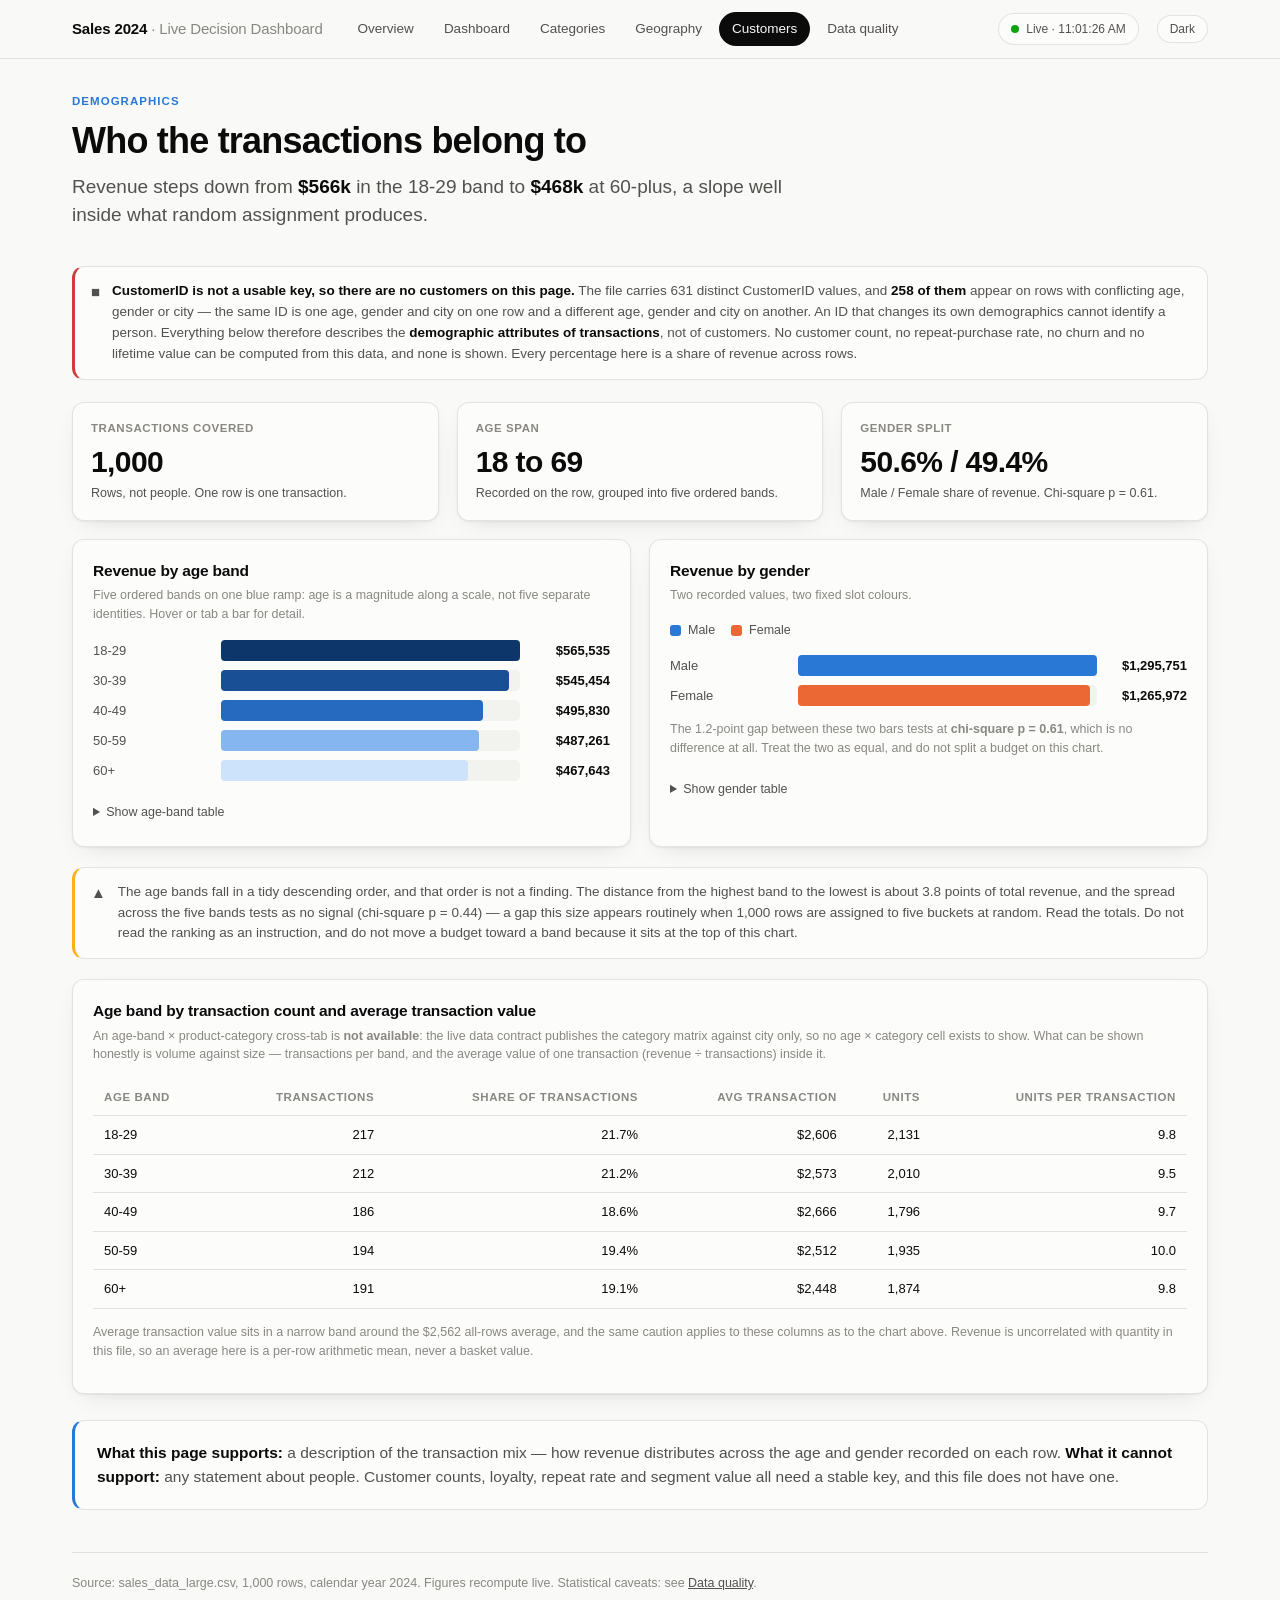
<file: _archive_retail_v1/03_Dashboard/customers.html>
<!doctype html>
<html lang="en">
<head>
<meta charset="utf-8">
<meta name="viewport" content="width=device-width, initial-scale=1">
<title>Customers · Sales 2024</title>
<link rel="stylesheet" href="styles.css">
</head>
<body>
<header class="topbar">
  <div class="topbar-inner">
    <div class="brand">Sales 2024 <span>· Live Decision Dashboard</span></div>
    <nav class="pages">
      <a href="index.html">Overview</a>
      <a href="dashboard.html">Dashboard</a>
      <a href="categories.html">Categories</a>
      <a href="geography.html">Geography</a>
      <a href="customers.html">Customers</a>
      <a href="quality.html">Data quality</a>
    </nav>
    <div class="spacer"></div>
    <span class="live"><span class="dot"></span><span class="live-text">Connecting…</span></span>
    <button class="theme-btn" type="button">Dark</button>
  </div>
</header>
<main class="wrap">
  <div class="page-head">
    <div class="eyebrow">Demographics</div>
    <h1>Who the transactions belong to</h1>
    <p class="insight">Revenue steps down from <b>$566k</b> in the 18-29 band to <b>$468k</b> at 60-plus, a slope well inside what random assignment produces.</p>
  </div>

  <div class="notice is-critical">
    <span class="ico" aria-hidden="true">&#9632;</span>
    <div>
      <strong>CustomerID is not a usable key, so there are no customers on this page.</strong>
      The file carries 631 distinct CustomerID values, and <strong>258 of them</strong> appear on rows with
      conflicting age, gender or city — the same ID is one age, gender and city on one row and a different
      age, gender and city on another. An ID that changes its own demographics cannot identify a person.
      Everything below therefore describes the <strong>demographic attributes of transactions</strong>, not
      of customers. No customer count, no repeat-purchase rate, no churn and no lifetime value can be
      computed from this data, and none is shown. Every percentage here is a share of revenue across rows.
    </div>
  </div>

  <div class="kpi-row" id="kpis"></div>

  <div class="grid two">
    <section class="panel">
      <h2>Revenue by age band</h2>
      <p class="note">Five ordered bands on one blue ramp: age is a magnitude along a scale, not five separate identities. Hover or tab a bar for detail.</p>
      <div id="ageBars"></div>
      <details class="table-view">
        <summary>Show age-band table</summary>
        <div class="panel-scroll"><div id="ageTable"></div></div>
      </details>
    </section>

    <section class="panel">
      <h2>Revenue by gender</h2>
      <p class="note">Two recorded values, two fixed slot colours.</p>
      <div class="legend" id="genderLegend"></div>
      <div id="genderBars"></div>
      <p class="note" id="genderNote" style="margin-top:14px"></p>
      <details class="table-view">
        <summary>Show gender table</summary>
        <div class="panel-scroll"><div id="genderTable"></div></div>
      </details>
    </section>
  </div>

  <div class="notice">
    <span class="ico" aria-hidden="true">&#9650;</span>
    <div>
      The age bands fall in a tidy descending order, and that order is not a finding. The distance from the
      highest band to the lowest is about <span id="slopeGap">4 points</span> of total revenue, and the spread
      across the five bands tests as no signal (chi-square p = 0.44) — a gap this size appears routinely when <span class="js-rows">1,000</span> rows are assigned
      to five buckets at random. Read the totals. Do not read the ranking as an instruction, and do not move a
      budget toward a band because it sits at the top of this chart.
    </div>
  </div>

  <section class="panel">
    <h2>Age band by transaction count and average transaction value</h2>
    <p class="note">
      An age-band × product-category cross-tab is <strong>not available</strong>: the live data contract
      publishes the category matrix against city only, so no age × category cell exists to show. What can be
      shown honestly is volume against size — transactions per band, and the average value of one transaction
      (revenue ÷ transactions) inside it.
    </p>
    <div class="panel-scroll"><div id="mixTable"></div></div>
    <p class="note" style="margin-top:14px">
      Average transaction value sits in a narrow band around the <span class="js-avg-transaction">$2,562</span> all-rows average, and the same caution
      applies to these columns as to the chart above. Revenue is uncorrelated with quantity in this file, so an
      average here is a per-row arithmetic mean, never a basket value.
    </p>
  </section>

  <div class="through-line">
    <b>What this page supports:</b> a description of the transaction mix — how revenue distributes across the
    age and gender recorded on each row. <b>What it cannot support:</b> any statement about people. Customer
    counts, loyalty, repeat rate and segment value all need a stable key, and this file does not have one.
  </div>

  <footer class="foot">
    Source: sales_data_large.csv, <span class="js-rows">1,000</span> rows, calendar year 2024. Figures recompute live.
    Statistical caveats: see <a href="quality.html">Data quality</a>.
  </footer>
</main>
<script src="app.js"></script>
<script>
LDD.start(function render(d) {
  const F = LDD.fmt;
  const ages = d.by_age_band || [];
  const genders = d.by_gender || [];
  const avgOf = r => r.lines ? r.revenue / r.lines : 0;

  /* ------------------------------------------------------------------ KPIs */
  const male = genders.find(g => g.name === 'Male') || genders[0] || { name: 'Male', share: 0 };
  const female = genders.find(g => g.name === 'Female') || genders[1] || { name: 'Female', share: 0 };
  const kpis = document.getElementById('kpis');
  kpis.innerHTML = '';
  [
    { label: 'Transactions covered', value: F.int(d.kpis.transactions),
      sub: 'Rows, not people. One row is one transaction.' },
    { label: 'Age span', value: '18 to 69',
      sub: 'Recorded on the row, grouped into five ordered bands.' },
    { label: 'Gender split', value: F.pct(male.share) + ' / ' + F.pct(female.share),
      sub: male.name + ' / ' + female.name + ' share of revenue. Chi-square p = 0.61.' }
  ].forEach(k => {
    const tile = LDD.el('div', 'kpi');
    tile.appendChild(LDD.el('div', 'label', k.label));
    tile.appendChild(LDD.el('div', 'value', k.value));
    tile.appendChild(LDD.el('div', 'sub', k.sub));
    kpis.appendChild(tile);
  });

  /* -------------------------------------------------------------- age bars */
  LDD.barList(document.getElementById('ageBars'), ages.map(a => ({
    label: a.name,
    value: a.revenue,
    valueText: F.money(a.revenue),
    tip: '<div class="t-title">Age ' + a.name + '</div>' +
         '<div class="t-row"><span>Revenue</span><span>' + F.money(a.revenue) + '</span></div>' +
         '<div class="t-row"><span>Share</span><span>' + F.pct(a.share) + '</span></div>' +
         '<div class="t-row"><span>Transactions</span><span>' + F.int(a.lines) + '</span></div>' +
         '<div class="t-row"><span>Avg transaction</span><span>' + F.money(avgOf(a)) + '</span></div>' +
         '<div class="t-note">Inside the range random assignment produces.</div>'
  })), { sequential: true });

  const spread = ages.length
    ? (Math.max.apply(null, ages.map(a => a.share)) - Math.min.apply(null, ages.map(a => a.share))) * 100
    : 0;
  document.getElementById('slopeGap').textContent = spread.toFixed(1) + ' points';

  LDD.dataTable(document.getElementById('ageTable'),
    [{ label: 'Age band' }, { label: 'Revenue', num: true }, { label: 'Share', num: true },
     { label: 'Transactions', num: true }, { label: 'Units', num: true },
     { label: 'Avg transaction', num: true }],
    ages.map(a => [a.name, F.money(a.revenue), F.pct(a.share), F.int(a.lines),
                   F.int(a.units), F.money(avgOf(a))]));

  /* ----------------------------------------------------------- gender bars */
  const genderColor = g => g.name === 'Male' ? 'var(--series-1)' : 'var(--series-2)';
  const legend = document.getElementById('genderLegend');
  legend.innerHTML = '';
  genders.forEach(g => {
    const item = LDD.el('span', 'legend-item');
    const sw = LDD.el('span', 'swatch');
    sw.style.background = genderColor(g);
    item.appendChild(sw);
    item.appendChild(document.createTextNode(g.name));
    legend.appendChild(item);
  });

  LDD.barList(document.getElementById('genderBars'), genders.map(g => ({
    label: g.name,
    value: g.revenue,
    valueText: F.money(g.revenue),
    color: genderColor(g),
    tip: '<div class="t-title">' + g.name + '</div>' +
         '<div class="t-row"><span>Revenue</span><span>' + F.money(g.revenue) + '</span></div>' +
         '<div class="t-row"><span>Share</span><span>' + F.pct(g.share) + '</span></div>' +
         '<div class="t-row"><span>Transactions</span><span>' + F.int(g.lines) + '</span></div>' +
         '<div class="t-row"><span>Avg transaction</span><span>' + F.money(avgOf(g)) + '</span></div>' +
         '<div class="t-note">Gap tests at chi-square p = 0.61 - no difference.</div>'
  })));

  const gap = genders.length === 2 ? Math.abs(genders[0].share - genders[1].share) * 100 : 0;
  document.getElementById('genderNote').innerHTML =
    'The ' + gap.toFixed(1) + '-point gap between these two bars tests at <strong>chi-square p = 0.61</strong>, ' +
    'which is no difference at all. Treat the two as equal, and do not split a budget on this chart.';

  LDD.dataTable(document.getElementById('genderTable'),
    [{ label: 'Gender' }, { label: 'Revenue', num: true }, { label: 'Share', num: true },
     { label: 'Transactions', num: true }, { label: 'Units', num: true }],
    genders.map(g => [g.name, F.money(g.revenue), F.pct(g.share), F.int(g.lines), F.int(g.units)]));

  /* --------------------------------------------- age: volume against size */
  const totalLines = ages.reduce((s, a) => s + a.lines, 0) || 1;
  LDD.dataTable(document.getElementById('mixTable'),
    [{ label: 'Age band' }, { label: 'Transactions', num: true },
     { label: 'Share of transactions', num: true }, { label: 'Avg transaction', num: true },
     { label: 'Units', num: true }, { label: 'Units per transaction', num: true }],
    ages.map(a => [a.name, F.int(a.lines), F.pct(a.lines / totalLines), F.money(avgOf(a)),
                   F.int(a.units), (a.lines ? a.units / a.lines : 0).toFixed(1)]));
});
</script>
</body>
</html>
</file>
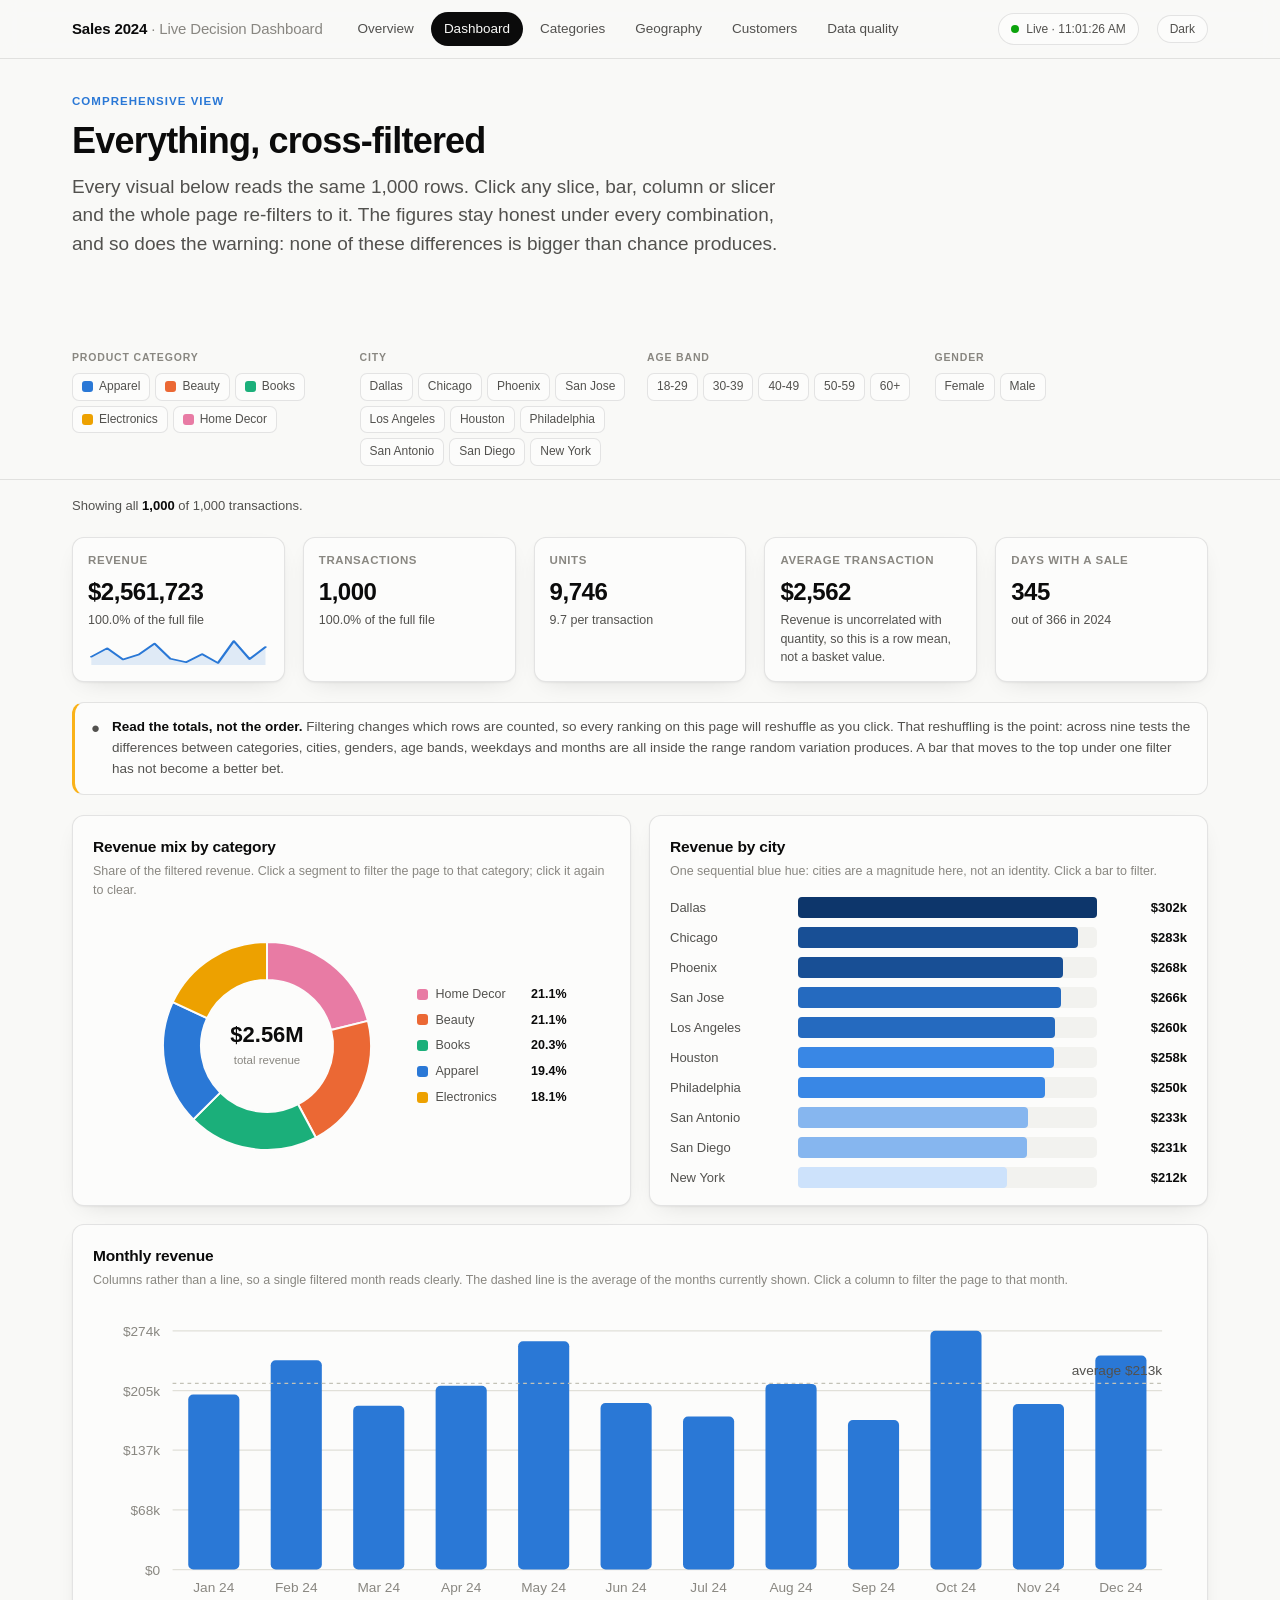
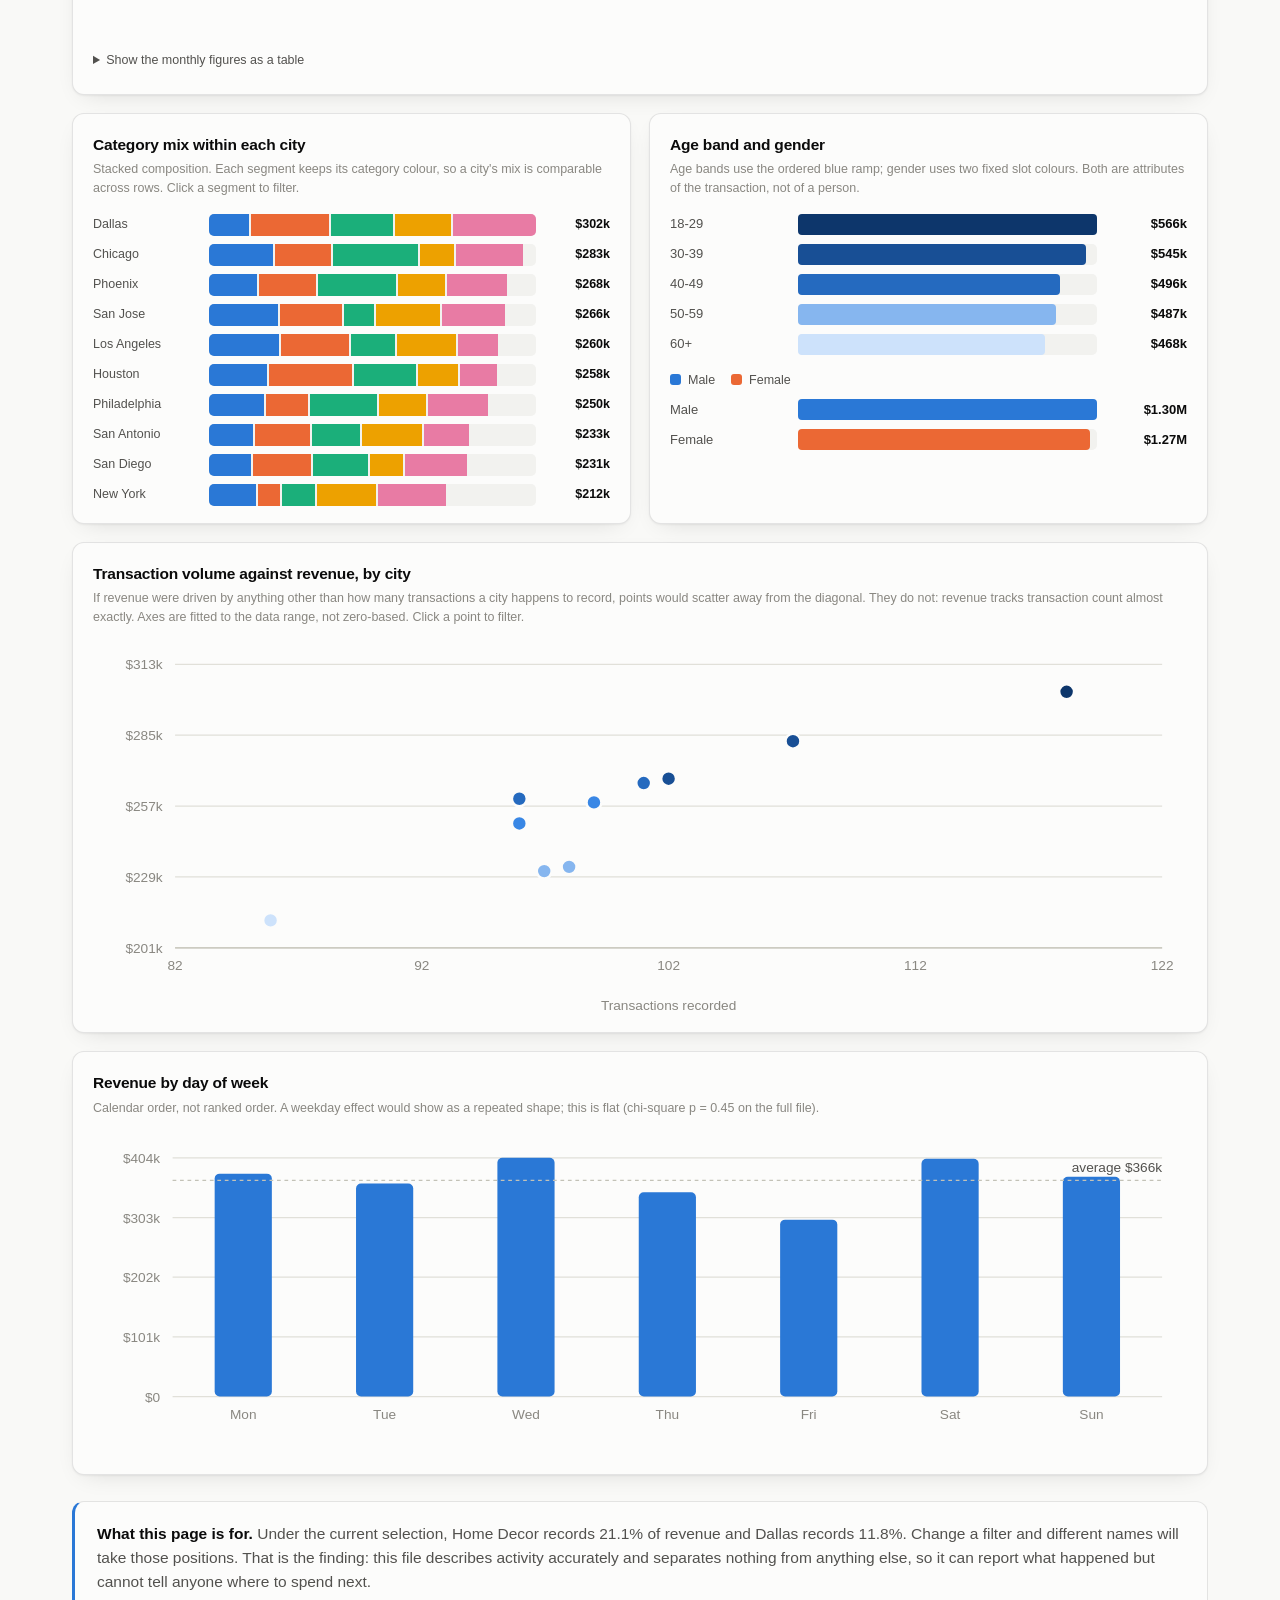
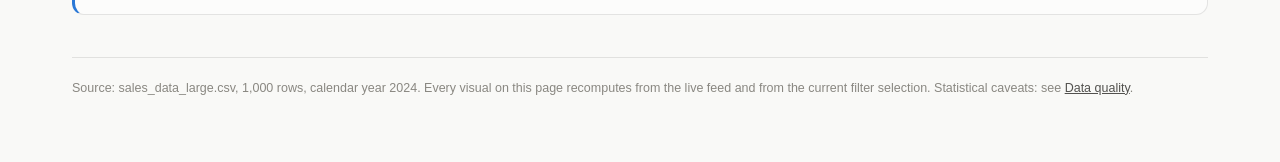
<file: _archive_retail_v1/03_Dashboard/dashboard.html>
<!doctype html>
<html lang="en">
<head>
<meta charset="utf-8">
<meta name="viewport" content="width=device-width, initial-scale=1">
<title>Dashboard · Sales 2024</title>
<link rel="stylesheet" href="styles.css">
</head>
<body>
<header class="topbar">
  <div class="topbar-inner">
    <div class="brand">Sales 2024 <span>· Live Decision Dashboard</span></div>
    <nav class="pages">
      <a href="index.html">Overview</a>
      <a href="dashboard.html">Dashboard</a>
      <a href="categories.html">Categories</a>
      <a href="geography.html">Geography</a>
      <a href="customers.html">Customers</a>
      <a href="quality.html">Data quality</a>
    </nav>
    <div class="spacer"></div>
    <span class="live"><span class="dot"></span><span class="live-text">Connecting&hellip;</span></span>
    <button class="theme-btn" type="button">Dark</button>
  </div>
</header>

<main class="wrap">
  <div class="page-head">
    <div class="eyebrow">COMPREHENSIVE VIEW</div>
    <h1>Everything, cross-filtered</h1>
    <p class="insight">Every visual below reads the same
      <span class="js-rows">1,000</span> rows. Click any slice, bar, column or slicer
      and the whole page re-filters to it. The figures stay honest under every
      combination, and so does the warning: none of these differences is bigger
      than chance produces.</p>
  </div>
</main>

<div class="filterbar">
  <div class="wrap" style="padding-bottom:0">
    <div class="filterbar-inner">
      <div id="sl-cat"></div>
      <div id="sl-city"></div>
      <div id="sl-band"></div>
      <div id="sl-gender"></div>
    </div>
  </div>
</div>

<main class="wrap">
  <div class="filter-summary">
    <span id="fs-text">Loading&hellip;</span>
    <button class="reset" id="fs-reset" type="button" hidden>Reset all filters</button>
  </div>

  <div class="kpi-row" id="kpis"></div>

  <div class="notice" id="signal-notice">
    <span class="ico">&#9679;</span>
    <div><strong>Read the totals, not the order.</strong> Filtering changes which rows
      are counted, so every ranking on this page will reshuffle as you click. That
      reshuffling is the point: across nine tests the differences between categories,
      cities, genders, age bands, weekdays and months are all inside the range random
      variation produces. A bar that moves to the top under one filter has not
      become a better bet.</div>
  </div>

  <div class="grid two">
    <div class="panel">
      <h2>Revenue mix by category</h2>
      <p class="note">Share of the filtered revenue. Click a segment to filter the
        page to that category; click it again to clear.</p>
      <div class="donut-wrap">
        <div id="donut"></div>
        <div class="donut-legend" id="donut-legend"></div>
      </div>
    </div>

    <div class="panel">
      <h2>Revenue by city</h2>
      <p class="note">One sequential blue hue: cities are a magnitude here, not an
        identity. Click a bar to filter.</p>
      <div id="city-bars"></div>
    </div>
  </div>

  <div class="panel" style="margin-top:18px">
    <h2>Monthly revenue</h2>
    <p class="note">Columns rather than a line, so a single filtered month reads
      clearly. The dashed line is the average of the months currently shown. Click a
      column to filter the page to that month.</p>
    <div class="panel-scroll"><div id="month-cols"></div></div>
    <details class="table-view"><summary>Show the monthly figures as a table</summary>
      <div id="month-table"></div>
    </details>
  </div>

  <div class="grid two" style="margin-top:18px">
    <div class="panel">
      <h2>Category mix within each city</h2>
      <p class="note">Stacked composition. Each segment keeps its category colour, so
        a city's mix is comparable across rows. Click a segment to filter.</p>
      <div class="panel-scroll"><div id="stack"></div></div>
    </div>

    <div class="panel">
      <h2>Age band and gender</h2>
      <p class="note">Age bands use the ordered blue ramp; gender uses two fixed slot
        colours. Both are attributes of the transaction, not of a person.</p>
      <div id="band-bars"></div>
      <div class="legend" style="margin:16px 0 10px" id="gender-legend"></div>
      <div id="gender-bars"></div>
    </div>
  </div>

  <div class="panel" style="margin-top:18px">
    <h2>Transaction volume against revenue, by city</h2>
    <p class="note">If revenue were driven by anything other than how many
      transactions a city happens to record, points would scatter away from the
      diagonal. They do not: revenue tracks transaction count almost exactly.
      Axes are fitted to the data range, not zero-based. Click a point to filter.</p>
    <div class="panel-scroll"><div id="scatter"></div></div>
  </div>

  <div class="panel" style="margin-top:18px">
    <h2>Revenue by day of week</h2>
    <p class="note">Calendar order, not ranked order. A weekday effect would show as
      a repeated shape; this is flat (chi-square p = 0.45 on the full file).</p>
    <div class="panel-scroll"><div id="dow-cols"></div></div>
  </div>

  <div class="through-line" id="through-line"></div>

  <footer class="foot">
    Source: sales_data_large.csv, <span class="js-rows">1,000</span> rows, calendar
    year 2024. Every visual on this page recomputes from the live feed and from the
    current filter selection. Statistical caveats: see <a href="quality.html">Data quality</a>.
  </footer>
</main>

<script src="app.js"></script>
<script>
(function () {
  var f = LDD.fmt;
  var filters = LDD.newFilters();
  var latest = null;

  function repaint() { if (latest) draw(latest); }

  LDD.start(function render(d) {
    if (!d || !d.raw || !d.raw.rows || !d.kpis) return;
    latest = d;
    draw(d);
  });

  function draw(d) {
    var raw  = d.raw;
    var rows = LDD.filterRows(raw, filters);
    var active = LDD.anyFilter(filters);

    /* ------------------------------------------------------------ slicers */
    LDD.slicer(document.getElementById('sl-cat'), {
      label: 'Product category', values: raw.cats, selected: filters.cat,
      colorFn: LDD.colorFor, onChange: repaint });
    LDD.slicer(document.getElementById('sl-city'), {
      label: 'City', values: raw.cities, selected: filters.city, onChange: repaint });
    LDD.slicer(document.getElementById('sl-band'), {
      label: 'Age band', values: raw.age_bands, selected: filters.band, onChange: repaint });
    LDD.slicer(document.getElementById('sl-gender'), {
      label: 'Gender', values: raw.genders, selected: filters.gender, onChange: repaint });

    /* ------------------------------------------------------ filter summary */
    var fsText = document.getElementById('fs-text');
    var reset  = document.getElementById('fs-reset');
    // NOTE: do not also write to #fs-count here. The innerHTML assignment below
    // replaces this element's children, so the id disappears after the first
    // draw and a getElementById(...).textContent would throw on every draw
    // after it, aborting render with the slicers already repainted.
    fsText.innerHTML = (active ? 'Showing ' : 'Showing all ')
      + '<span class="count">' + f.int(rows.length) + '</span> of '
      + f.int(raw.rows.length) + ' transactions'
      + (active ? ', filtered.' : '.');
    reset.hidden = !active;
    reset.onclick = function () { filters = LDD.newFilters(); repaint(); };

    if (!rows.length) {
      ['kpis','donut','donut-legend','city-bars','month-cols','stack',
       'band-bars','gender-bars','scatter','dow-cols'].forEach(function (id) {
        var n = document.getElementById(id);
        if (n) n.innerHTML = '';
      });
      document.getElementById('kpis').innerHTML =
        '<div class="empty-state" style="grid-column:1/-1">'
        + 'No transactions match this combination of filters. '
        + 'Clear one to bring the visuals back.</div>';
      document.getElementById('through-line').innerHTML = '';
      return;
    }

    /* --------------------------------------------------------------- KPIs */
    var rev = LDD.totalRev(rows), qty = LDD.totalQty(rows);
    var byMonth = LDD.groupBy(rows, function (r) { return r[LDD.F.date].slice(0, 7); }, null)
                     .sort(function (a, b) { return a.name < b.name ? -1 : 1; });
    var spark = LDD.sparkline(byMonth.map(function (m) { return m.revenue; }));
    var days  = {}; rows.forEach(function (r) { days[r[LDD.F.date]] = 1; });

    document.getElementById('kpis').innerHTML =
      tile('Revenue', f.money(rev), pctOf(rev, LDD.totalRev(raw.rows)) + ' of the full file', spark)
    + tile('Transactions', f.int(rows.length), pctOf(rows.length, raw.rows.length) + ' of the full file')
    + tile('Units', f.int(qty), (qty / rows.length).toFixed(1) + ' per transaction')
    + tile('Average transaction', f.money(rev / rows.length),
           'Revenue is uncorrelated with quantity, so this is a row mean, not a basket value.')
    + tile('Days with a sale', f.int(Object.keys(days).length), 'out of 366 in 2024');

    /* -------------------------------------------------------------- donut */
    var cats = LDD.groupBy(rows, function (r) { return raw.cats[r[LDD.F.cat]]; });
    LDD.donut(document.getElementById('donut'),
      cats.map(function (c) {
        return { name: c.name, value: c.revenue, color: LDD.colorFor(c.name) };
      }),
      { centreLabel: active ? 'filtered revenue' : 'total revenue',
        onClick: function (name) { toggle(filters.cat, name); } });

    document.getElementById('donut-legend').innerHTML = cats.map(function (c) {
      return '<div class="row"><span class="swatch" style="background:'
        + LDD.colorFor(c.name) + '"></span>' + c.name
        + '<span class="v">' + f.pct(c.revenue / rev) + '</span></div>';
    }).join('');

    /* ---------------------------------------------------------- city bars */
    var cities = LDD.groupBy(rows, function (r) { return raw.cities[r[LDD.F.city]]; });
    LDD.barList(document.getElementById('city-bars'), cities.map(function (c, i) {
      return {
        label: c.name, value: c.revenue, valueText: f.compact(c.revenue),
        color: LDD.seqStep(1 - i / Math.max(1, cities.length - 1)),
        tip: '<div class="t-title">' + c.name + '</div>'
           + '<div class="t-row"><span>Revenue</span><span>' + f.money(c.revenue) + '</span></div>'
           + '<div class="t-row"><span>Share</span><span>' + f.pct(c.revenue / rev) + '</span></div>'
           + '<div class="t-row"><span>Transactions</span><span>' + f.int(c.lines) + '</span></div>'
           + '<div class="t-note">Click to filter</div>'
      };
    }));
    Array.prototype.forEach.call(
      document.querySelectorAll('#city-bars .bar-track'), function (t, i) {
        t.style.cursor = 'pointer';
        t.addEventListener('click', function () { toggle(filters.city, cities[i].name); });
      });

    /* ------------------------------------------------------ month columns */
    var meanMonth = byMonth.reduce(function (s, m) { return s + m.revenue; }, 0) / byMonth.length;
    LDD.columns(document.getElementById('month-cols'),
      byMonth.map(function (m) {
        return { name: m.name, label: f.month(m.name), value: m.revenue, lines: m.lines };
      }),
      { mean: meanMonth, onClick: function (name) { toggle(filters.month, name); } });
    LDD.dataTable(document.getElementById('month-table'),
      [{ label: 'Month' }, { label: 'Revenue', num: true },
       { label: 'Transactions', num: true }, { label: 'Share', num: true }],
      byMonth.map(function (m) {
        return [f.month(m.name), f.money(m.revenue), f.int(m.lines), f.pct(m.revenue / rev)];
      }));

    /* ------------------------------------------------ stacked city x cat */
    LDD.stackedBars(document.getElementById('stack'),
      cities.slice(0, 10).map(function (c) {
        var sub = rows.filter(function (r) { return raw.cities[r[LDD.F.city]] === c.name; });
        var parts = raw.cats.map(function (cat) {
          var v = sub.filter(function (r) { return raw.cats[r[LDD.F.cat]] === cat; })
                     .reduce(function (s, r) { return s + r[LDD.F.rev]; }, 0);
          return { name: cat, value: v, color: LDD.colorFor(cat) };
        });
        return { name: c.name, parts: parts };
      }),
      { onClick: function (catName) { toggle(filters.cat, catName); } });

    /* --------------------------------------------------- age band, gender */
    var bands = LDD.groupBy(rows, function (r) { return LDD.bandOf(r[LDD.F.age]); }, raw.age_bands);
    LDD.barList(document.getElementById('band-bars'), bands.map(function (b, i) {
      return {
        label: b.name, value: b.revenue, valueText: f.compact(b.revenue),
        color: LDD.seqStep(1 - i / Math.max(1, bands.length - 1)),
        tip: '<div class="t-title">' + b.name + '</div>'
           + '<div class="t-row"><span>Revenue</span><span>' + f.money(b.revenue) + '</span></div>'
           + '<div class="t-row"><span>Transactions</span><span>' + f.int(b.lines) + '</span></div>'
           + '<div class="t-note">Click to filter</div>'
      };
    }));
    Array.prototype.forEach.call(
      document.querySelectorAll('#band-bars .bar-track'), function (t, i) {
        t.style.cursor = 'pointer';
        t.addEventListener('click', function () { toggle(filters.band, bands[i].name); });
      });

    var genders = LDD.groupBy(rows, function (r) { return raw.genders[r[LDD.F.gender]]; });
    document.getElementById('gender-legend').innerHTML = genders.map(function (g, i) {
      return '<span class="legend-item"><span class="swatch" style="background:var(--series-'
        + (i + 1) + ')"></span>' + g.name + '</span>';
    }).join('');
    LDD.barList(document.getElementById('gender-bars'), genders.map(function (g, i) {
      return {
        label: g.name, value: g.revenue, valueText: f.compact(g.revenue),
        color: 'var(--series-' + (i + 1) + ')',
        tip: '<div class="t-title">' + g.name + '</div>'
           + '<div class="t-row"><span>Revenue</span><span>' + f.money(g.revenue) + '</span></div>'
           + '<div class="t-note">Click to filter</div>'
      };
    }));
    Array.prototype.forEach.call(
      document.querySelectorAll('#gender-bars .bar-track'), function (t, i) {
        t.style.cursor = 'pointer';
        t.addEventListener('click', function () { toggle(filters.gender, genders[i].name); });
      });

    /* ------------------------------------------------------------ scatter */
    LDD.scatter(document.getElementById('scatter'),
      cities.map(function (c, i) {
        return { name: c.name, x: c.lines, y: c.revenue,
                 color: LDD.seqStep(1 - i / Math.max(1, cities.length - 1)) };
      }),
      { xLabel: 'Transactions recorded', yLabel: 'Revenue',
        onClick: function (name) { toggle(filters.city, name); } });

    /* ------------------------------------------------------- day of week */
    var DOW = ['Mon', 'Tue', 'Wed', 'Thu', 'Fri', 'Sat', 'Sun'];
    var dow = LDD.groupBy(rows, function (r) {
      var p = r[LDD.F.date].split('-');
      return DOW[(new Date(+p[0], +p[1] - 1, +p[2]).getDay() + 6) % 7];
    }, DOW);
    var meanDow = dow.reduce(function (s, x) { return s + x.revenue; }, 0) / (dow.length || 1);
    LDD.columns(document.getElementById('dow-cols'), dow.map(function (x) {
      return { name: x.name, value: x.revenue, lines: x.lines };
    }), { mean: meanDow });

    /* --------------------------------------------------------- through-line */
    var topCat = cats[0], topCity = cities[0];
    document.getElementById('through-line').innerHTML =
      '<b>What this page is for.</b> Under the current selection, '
      + topCat.name + ' records ' + f.pct(topCat.revenue / rev) + ' of revenue and '
      + topCity.name + ' records ' + f.pct(topCity.revenue / rev) + '. Change a filter and '
      + 'different names will take those positions. That is the finding: this file '
      + 'describes activity accurately and separates nothing from anything else, so it '
      + 'can report what happened but cannot tell anyone where to spend next.';
  }

  function tile(label, value, sub, extra) {
    return '<div class="kpi is-compact"><div class="label">' + label + '</div>'
      + '<div class="value">' + value + '</div>'
      + (sub ? '<div class="sub">' + sub + '</div>' : '')
      + (extra || '') + '</div>';
  }
  function pctOf(a, b) { return b ? LDD.fmt.pct(a / b) : '0%'; }
  function toggle(set, v) { if (set.has(v)) set.delete(v); else set.add(v); repaint(); }
})();
</script>
</body>
</html>
</file>
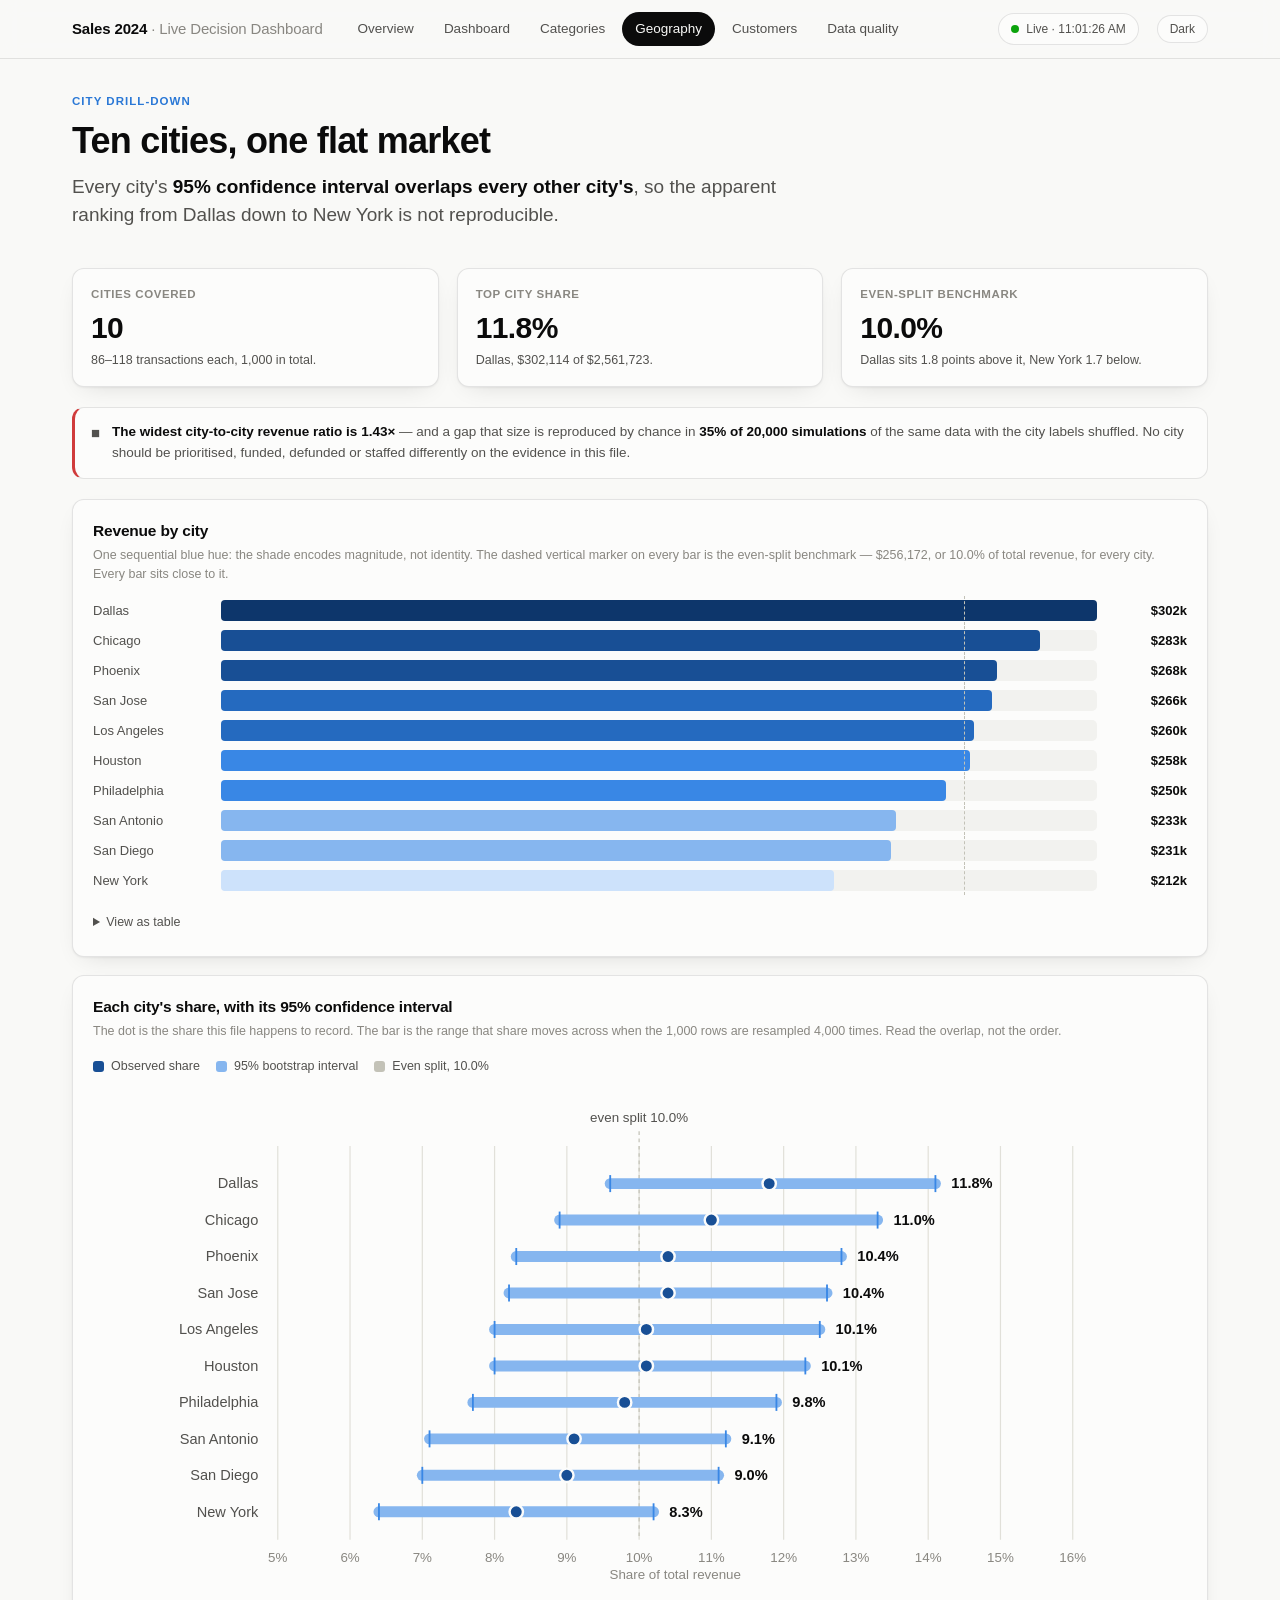
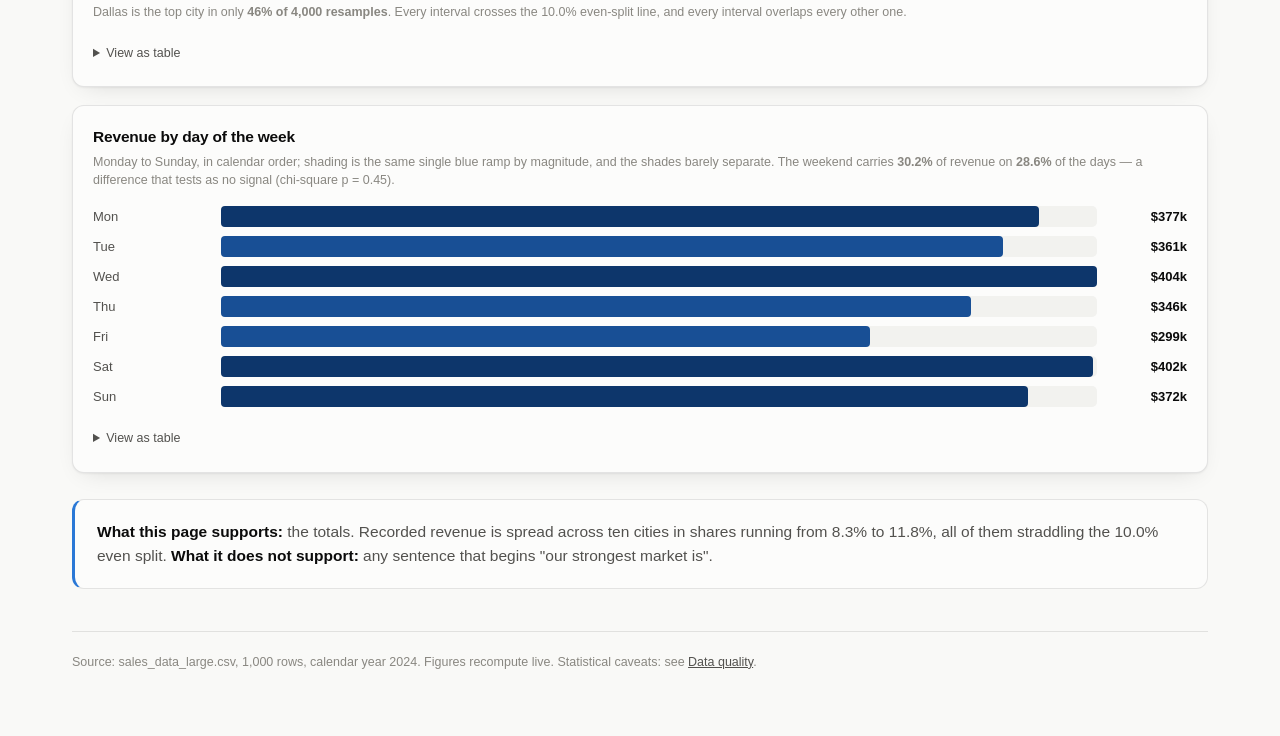
<file: _archive_retail_v1/03_Dashboard/geography.html>
<!doctype html>
<html lang="en">
<head>
<meta charset="utf-8">
<meta name="viewport" content="width=device-width, initial-scale=1">
<title>Geography · Sales 2024</title>
<link rel="stylesheet" href="styles.css">
</head>
<body>
<header class="topbar">
  <div class="topbar-inner">
    <div class="brand">Sales 2024 <span>· Live Decision Dashboard</span></div>
    <nav class="pages">
      <a href="index.html">Overview</a>
      <a href="dashboard.html">Dashboard</a>
      <a href="categories.html">Categories</a>
      <a href="geography.html">Geography</a>
      <a href="customers.html">Customers</a>
      <a href="quality.html">Data quality</a>
    </nav>
    <div class="spacer"></div>
    <span class="live"><span class="dot"></span><span class="live-text">Connecting…</span></span>
    <button class="theme-btn" type="button">Dark</button>
  </div>
</header>
<main class="wrap">
  <div class="page-head">
    <div class="eyebrow">City drill-down</div>
    <h1>Ten cities, one flat market</h1>
    <p class="insight">Every city's <b>95% confidence interval overlaps every other city's</b>, so the apparent
      ranking from Dallas down to New York is not reproducible.</p>
  </div>

  <div class="kpi-row" id="kpis"></div>

  <div class="notice is-critical">
    <span class="ico" aria-hidden="true">■</span>
    <span><strong>The widest city-to-city revenue ratio is 1.43&times;</strong> — and a gap that size is reproduced by chance in
      <strong>35% of 20,000 simulations</strong> of the same data with the city labels shuffled. No city should be
      prioritised, funded, defunded or staffed differently on the evidence in this file.</span>
  </div>

  <div class="panel">
    <h2>Revenue by city</h2>
    <p class="note">One sequential blue hue: the shade encodes magnitude, not identity. The dashed vertical marker
      on every bar is the even-split benchmark — <span id="even-line">the revenue each city would hold if the ten
      split the year equally</span>. Every bar sits close to it.</p>
    <div id="city-bars"></div>
    <details class="table-view">
      <summary>View as table</summary>
      <div class="panel-scroll" id="city-table"></div>
    </details>
  </div>

  <div id="ci-stale"></div>

  <div class="panel" style="margin-top:18px">
    <h2>Each city's share, with its 95% confidence interval</h2>
    <p class="note">The dot is the share this file happens to record. The bar is the range that share moves across
      when the <span class="js-rows">1,000</span> rows are resampled 4,000 times. Read the overlap, not the order.</p>
    <div class="legend">
      <span class="legend-item"><span class="swatch" style="background:var(--seq-600)"></span>Observed share</span>
      <span class="legend-item"><span class="swatch" style="background:var(--seq-250)"></span>95% bootstrap interval</span>
      <span class="legend-item"><span class="swatch" style="background:var(--baseline)"></span>Even split, 10.0%</span>
    </div>
    <div class="panel-scroll" id="ci-chart"></div>
    <p class="note" style="margin:14px 0 0">Dallas is the top city in only <strong>46% of 4,000 resamples</strong>.
      Every interval crosses the 10.0% even-split line, and every interval overlaps every other one.</p>
    <details class="table-view">
      <summary>View as table</summary>
      <div class="panel-scroll" id="ci-table"></div>
    </details>
  </div>

  <div class="panel" style="margin-top:18px">
    <h2>Revenue by day of the week</h2>
    <p class="note" id="weekend-note">Monday to Sunday, in calendar order. Shading is the same single blue ramp by
      magnitude — the shades barely separate, which is itself the finding.</p>
    <div id="wd-bars"></div>
    <details class="table-view">
      <summary>View as table</summary>
      <div class="panel-scroll" id="wd-table"></div>
    </details>
  </div>

  <div class="through-line">
    <b>What this page supports:</b> the totals. Recorded revenue is spread across ten cities in shares running from
    8.3% to 11.8%, all of them straddling the 10.0% even split.
    <b>What it does not support:</b> any sentence that begins "our strongest market is".
  </div>

  <footer class="foot">
    Source: sales_data_large.csv, <span class="js-rows">1,000</span> rows, calendar year 2024. Figures recompute live.
    Statistical caveats: see <a href="quality.html">Data quality</a>.
  </footer>
</main>
<script src="app.js"></script>
<script>
LDD.start(function render(d) {
  // An empty or partial feed must degrade, not throw. A TypeError here would
  // abort render and blank the whole page rather than showing stale figures.
  if (!d || !d.kpis || !d.by_city || !d.by_category || !d.by_city.length || !d.by_category.length) {
    return;
  }
  const f = LDD.fmt;
  const total     = d.kpis.total_revenue;
  const cities    = d.by_city;
  const n         = cities.length;
  const even      = total / n;
  const evenShare = 1 / n;

  /* Measured 95% bootstrap intervals, 4,000 resamples of the 1,000 rows.
     Hard-coded: the interval is a property of the study, not of the live feed. */
  const CI = [
    { name: 'Dallas',       share: 11.8, low: 9.6, high: 14.1 },
    { name: 'Chicago',      share: 11.0, low: 8.9, high: 13.3 },
    { name: 'Phoenix',      share: 10.4, low: 8.3, high: 12.8 },
    { name: 'San Jose',     share: 10.4, low: 8.2, high: 12.6 },
    { name: 'Los Angeles',  share: 10.1, low: 8.0, high: 12.5 },
    { name: 'Houston',      share: 10.1, low: 8.0, high: 12.3 },
    { name: 'Philadelphia', share:  9.8, low: 7.7, high: 11.9 },
    { name: 'San Antonio',  share:  9.1, low: 7.1, high: 11.2 },
    { name: 'San Diego',    share:  9.0, low: 7.0, high: 11.1 },
    { name: 'New York',     share:  8.3, low: 6.4, high: 10.2 }
  ];
  const ciFor = name => CI.find(c => c.name === name);
  const CI_STUDY_ROWS = 1000;   // the file the 4,000-resample study was run on

  /* The intervals above are a property of the study, not of the live feed, so
     they must not silently be read as describing a file they were not measured
     on. If the source has changed, say so rather than showing a stale chart. */
  (function ciStaleBanner() {
    const host = document.getElementById('ci-stale');
    if (!host) return;
    if (d.row_count === CI_STUDY_ROWS) { host.innerHTML = ''; return; }
    host.innerHTML =
      '<div class="notice is-critical"><span class="ico">&#9888;</span><div>' +
      '<strong>These intervals are stale.</strong> They were measured on the ' +
      f.int(CI_STUDY_ROWS) + '-row file; the source now has ' + f.int(d.row_count) +
      ' rows. The dots show the current shares, but the whiskers do not describe ' +
      'this data. Re-run the bootstrap before reading them.' +
      '</div></div>';
  })();

  /* ------------------------------------------------------------------ KPIs */
  const top = cities[0], bottom = cities[n - 1];
  const lines = cities.map(c => c.lines);
  document.getElementById('kpis').innerHTML =
    '<div class="kpi">' +
      '<div class="label">Cities covered</div>' +
      '<div class="value">' + f.int(d.kpis.cities) + '</div>' +
      '<div class="sub">' + f.int(Math.min.apply(null, lines)) + '&ndash;' +
        f.int(Math.max.apply(null, lines)) + ' transactions each, ' +
        f.int(d.kpis.transactions) + ' in total.</div>' +
    '</div>' +
    '<div class="kpi">' +
      '<div class="label">Top city share</div>' +
      '<div class="value">' + f.pct(top.share) + '</div>' +
      '<div class="sub">' + top.name + ', ' + f.money(top.revenue) + ' of ' + f.money(total) + '.</div>' +
    '</div>' +
    '<div class="kpi">' +
      '<div class="label">Even-split benchmark</div>' +
      '<div class="value">' + f.pct(evenShare) + '</div>' +
      '<div class="sub">' + top.name + ' sits ' + (top.share * 100 - 10).toFixed(1) + ' points above it, ' +
        bottom.name + ' ' + (10 - bottom.share * 100).toFixed(1) + ' below.</div>' +
    '</div>';

  /* -------------------------------------------------------- revenue by city */
  const cityRows = cities.map(function (c) {
    const ci = ciFor(c.name);
    return {
      label: c.name,
      value: c.revenue,
      valueText: f.compact(c.revenue),
      tip: '<div class="t-title">' + c.name + '</div>' +
        '<div class="t-row"><span>Revenue</span><span>' + f.money(c.revenue) + '</span></div>' +
        '<div class="t-row"><span>Share</span><span>' + f.pct(c.share) + '</span></div>' +
        '<div class="t-row"><span>Transactions</span><span>' + f.int(c.lines) + '</span></div>' +
        '<div class="t-row"><span>Units</span><span>' + f.int(c.units) + '</span></div>' +
        (ci ? '<div class="t-row"><span>95% interval</span><span>' + ci.low + '&ndash;' + ci.high + '%</span></div>' : '') +
        '<div class="t-note">An even split would be ' + f.money(even) + ' (10.0%).</div>'
    };
  });
  const cityMount = document.getElementById('city-bars');
  LDD.barList(cityMount, cityRows, { sequential: true });

  // Even-split reference marker, drawn into every track at the shared bar scale.
  const markPct = (even / cities[0].revenue * 100).toFixed(2);
  cityMount.querySelectorAll('.bar-track').forEach(function (track) {
    const m = document.createElement('div');
    m.setAttribute('aria-hidden', 'true');
    m.style.cssText = 'position:absolute;top:-4px;bottom:-4px;width:0;pointer-events:none;' +
      'border-left:1px dashed var(--baseline);left:' + markPct + '%;';
    track.appendChild(m);
  });
  document.getElementById('even-line').textContent =
    f.money(even) + ', or 10.0% of total revenue, for every city';

  LDD.dataTable(document.getElementById('city-table'),
    [{ label: 'City' }, { label: 'Revenue', num: true }, { label: 'Share', num: true },
     { label: 'vs even split', num: true }, { label: 'Transactions', num: true }, { label: 'Units', num: true }],
    cities.map(function (c) {
      const gap = (c.share - evenShare) * 100;
      return [c.name, f.money(c.revenue), f.pct(c.share),
        (gap >= 0 ? '+' : '') + gap.toFixed(1) + ' pts', f.int(c.lines), f.int(c.units)];
    }));

  /* --------------------------------------- confidence-interval dot chart */
  (function ciChart(mount, rows) {
    const W = 900, rowH = 30, padTop = 62, padBot = 48;
    const H = padTop + rows.length * rowH + padBot;
    const L = 152, R = 806;
    const lo = Math.min.apply(null, rows.map(function (r) { return Math.min(r.low, r.share); }));
    const hi = Math.max.apply(null, rows.map(function (r) { return Math.max(r.high, r.share); }));
    const xMin = Math.floor(Math.min(lo, evenShare * 100) - 1);
    const xMax = Math.ceil(Math.max(hi, evenShare * 100) + 1);
    const X = function (v) { return L + (v - xMin) / (xMax - xMin) * (R - L); };

    let s = '';
    for (let t = xMin; t <= xMax; t++) {
      s += '<line class="gridline" x1="' + X(t) + '" y1="' + (padTop - 16) +
           '" x2="' + X(t) + '" y2="' + (H - padBot + 8) + '"></line>' +
           '<text class="axis-label" x="' + X(t) + '" y="' + (H - padBot + 26) +
           '" text-anchor="middle">' + t + '%</text>';
    }
    s += '<text class="axis-label" x="' + ((L + R) / 2) + '" y="' + (H - 8) +
         '" text-anchor="middle">Share of total revenue</text>';

    // even-split reference line
    s += '<line class="crosshair" x1="' + X(evenShare * 100) + '" y1="' + (padTop - 28) +
         '" x2="' + X(evenShare * 100) + '" y2="' + (H - padBot + 8) + '" stroke-width="1.5"></line>' +
         '<text class="axis-label" x="' + X(evenShare * 100) + '" y="' + (padTop - 36) +
         '" text-anchor="middle" style="fill:var(--text-secondary)">even split ' + f.pct(evenShare) + '</text>';

    rows.forEach(function (r, i) {
      const y = padTop + i * rowH + rowH / 2;
      s += '<text class="axis-label" x="' + (L - 16) + '" y="' + (y + 4) +
           '" text-anchor="end" style="fill:var(--text-secondary);font-size:12px">' + r.name + '</text>';
      s += '<line x1="' + X(r.low) + '" y1="' + y + '" x2="' + X(r.high) + '" y2="' + y +
           '" stroke="var(--seq-250)" stroke-width="9" stroke-linecap="round"></line>';
      s += '<line x1="' + X(r.low) + '" y1="' + (y - 7) + '" x2="' + X(r.low) + '" y2="' + (y + 7) +
           '" stroke="var(--seq-400)" stroke-width="1.5"></line>';
      s += '<line x1="' + X(r.high) + '" y1="' + (y - 7) + '" x2="' + X(r.high) + '" y2="' + (y + 7) +
           '" stroke="var(--seq-400)" stroke-width="1.5"></line>';
      s += '<circle cx="' + X(r.share) + '" cy="' + y + '" r="5.5" fill="var(--seq-600)" ' +
           'stroke="var(--surface-1)" stroke-width="2"></circle>';
      s += '<text class="axis-label" x="' + (X(r.high) + 13) + '" y="' + (y + 4) +
           '" text-anchor="start" style="fill:var(--text-primary);font-size:12px;font-weight:600">' +
           r.share.toFixed(1) + '%</text>';
      s += '<rect class="hit" data-i="' + i + '" x="0" y="' + (y - rowH / 2) + '" width="' + W +
           '" height="' + rowH + '" tabindex="0" role="img" aria-label="' + r.name + ': ' +
           r.share.toFixed(1) + ' percent of revenue, 95% interval ' + r.low + ' to ' + r.high +
           ' percent"></rect>';
    });

    mount.innerHTML = '<svg class="chart" viewBox="0 0 ' + W + ' ' + H + '" ' +
      'preserveAspectRatio="xMidYMid meet" style="min-width:560px" role="group" ' +
      'aria-label="Dot and whisker chart: each city\'s revenue share with its 95% bootstrap confidence interval">' +
      s + '</svg>';

    mount.querySelectorAll('.hit').forEach(function (hit) {
      const r = rows[+hit.dataset.i];
      const city = cities.find(function (c) { return c.name === r.name; });
      LDD.hoverable(hit, function () {
        return '<div class="t-title">' + r.name + '</div>' +
          '<div class="t-row"><span>Observed share</span><span>' + r.share.toFixed(1) + '%</span></div>' +
          '<div class="t-row"><span>95% interval</span><span>' + r.low + '% &ndash; ' + r.high + '%</span></div>' +
          '<div class="t-row"><span>Interval width</span><span>' + (r.high - r.low).toFixed(1) + ' pts</span></div>' +
          (city ? '<div class="t-row"><span>Revenue</span><span>' + f.money(city.revenue) + '</span></div>' : '') +
          '<div class="t-note">The interval contains 10.0%, so this city cannot be separated from an even split.</div>';
      });
    });
  })(document.getElementById('ci-chart'), CI);

  LDD.dataTable(document.getElementById('ci-table'),
    [{ label: 'City' }, { label: 'Observed share', num: true }, { label: '95% low', num: true },
     { label: '95% high', num: true }, { label: 'Interval width', num: true }, { label: 'Contains 10.0%?' }],
    CI.map(function (r) {
      return [r.name, r.share.toFixed(1) + '%', r.low.toFixed(1) + '%', r.high.toFixed(1) + '%',
        (r.high - r.low).toFixed(1) + ' pts', (r.low <= 10 && r.high >= 10) ? 'Yes' : 'No'];
    }));

  /* --------------------------------------------------------- by weekday */
  const wd = d.by_weekday;
  const wdMax = Math.max.apply(null, wd.map(function (w) { return w.revenue; }));
  LDD.barList(document.getElementById('wd-bars'), wd.map(function (w) {
    return {
      label: w.name,
      value: w.revenue,
      valueText: f.compact(w.revenue),
      color: LDD.seqStep(w.revenue / wdMax),
      tip: '<div class="t-title">' + w.name + '</div>' +
        '<div class="t-row"><span>Revenue</span><span>' + f.money(w.revenue) + '</span></div>' +
        '<div class="t-row"><span>Share</span><span>' + f.pct(w.share) + '</span></div>' +
        '<div class="t-row"><span>Transactions</span><span>' + f.int(w.lines) + '</span></div>' +
        '<div class="t-note">One seventh of the week would be 14.3%.</div>'
    };
  }));

  const wkEnd = wd.filter(function (w) { return w.name === 'Sat' || w.name === 'Sun'; })
                  .reduce(function (a, w) { return a + w.revenue; }, 0);
  document.getElementById('weekend-note').innerHTML =
    'Monday to Sunday, in calendar order; shading is the same single blue ramp by magnitude, and the shades ' +
    'barely separate. The weekend carries <strong>' + f.pct(wkEnd / total) + '</strong> of revenue on ' +
    '<strong>28.6%</strong> of the days &mdash; a difference that tests as no signal (chi-square p = 0.45).';

  LDD.dataTable(document.getElementById('wd-table'),
    [{ label: 'Day' }, { label: 'Revenue', num: true }, { label: 'Share', num: true },
     { label: 'vs 14.3% even', num: true }, { label: 'Transactions', num: true }],
    wd.map(function (w) {
      const gap = (w.share - 1 / 7) * 100;
      return [w.name, f.money(w.revenue), f.pct(w.share),
        (gap >= 0 ? '+' : '') + gap.toFixed(1) + ' pts', f.int(w.lines)];
    }));
});
</script>
</body>
</html>
</file>
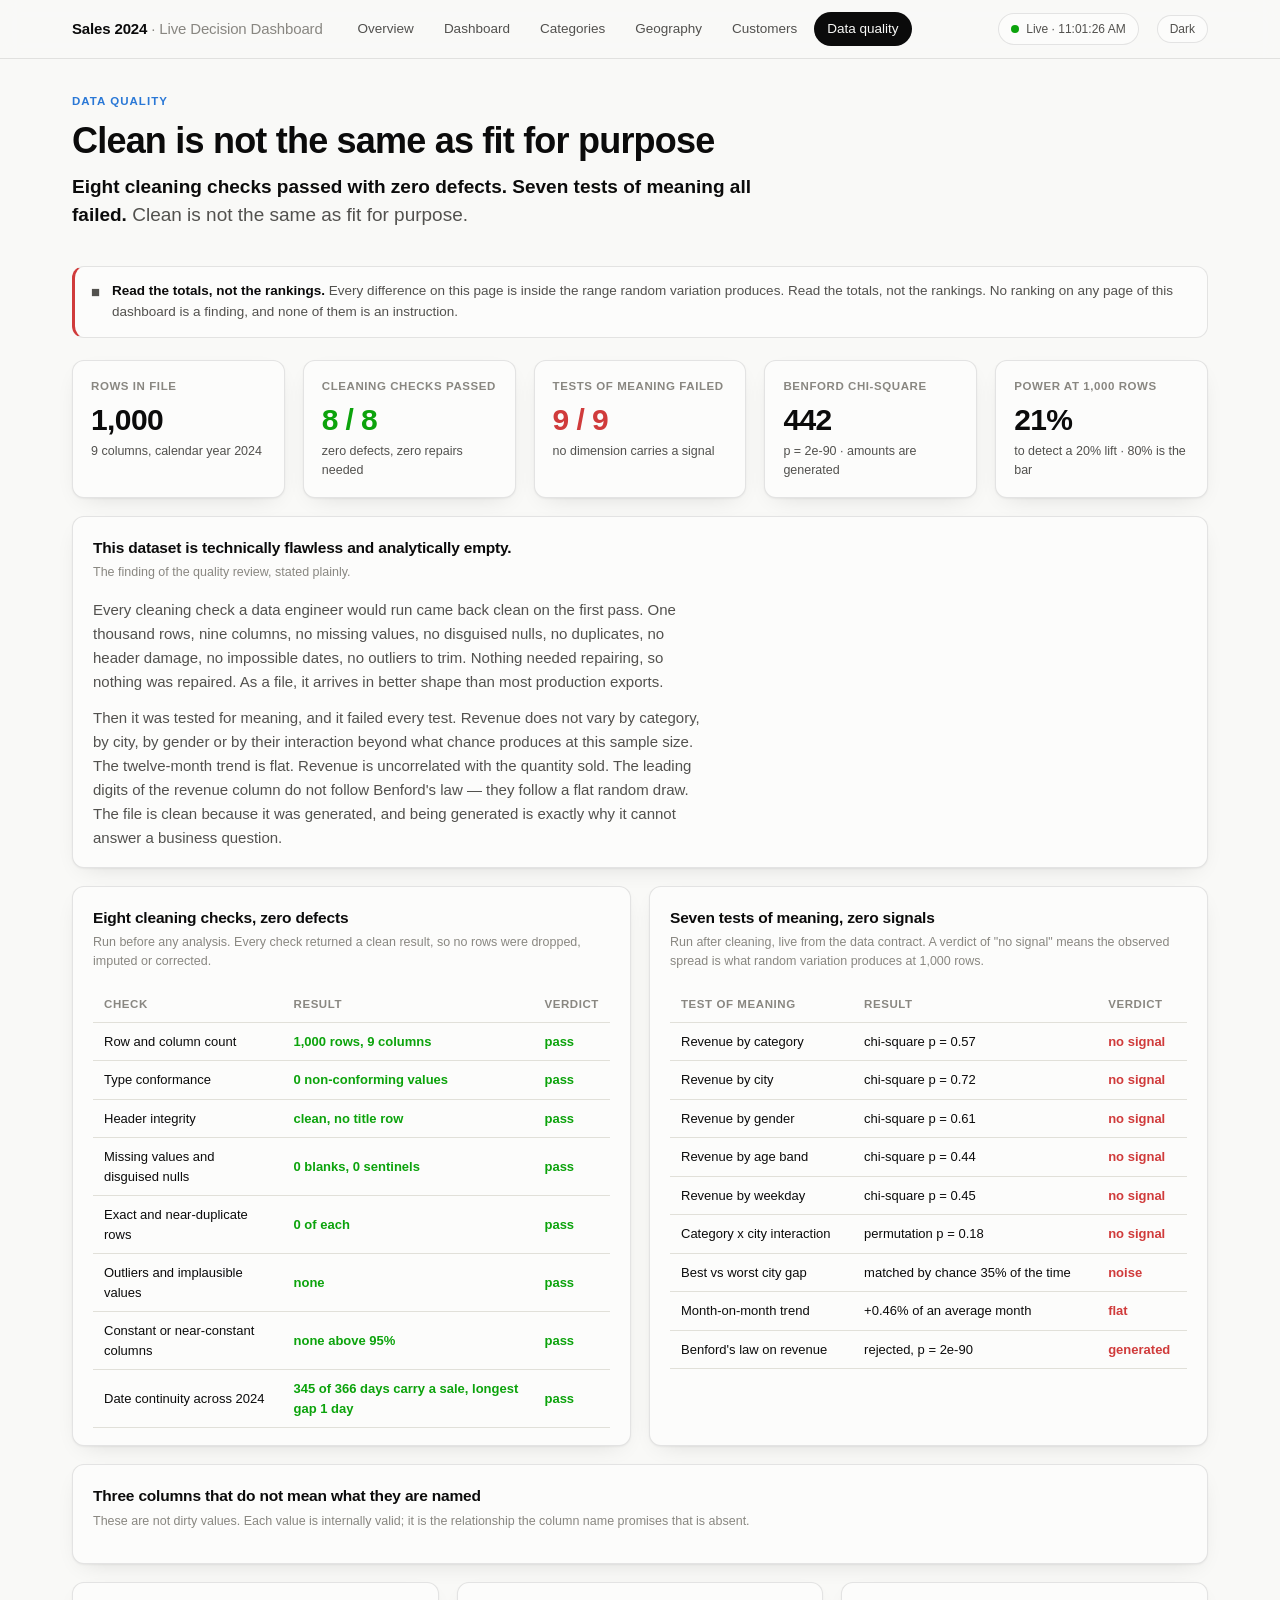
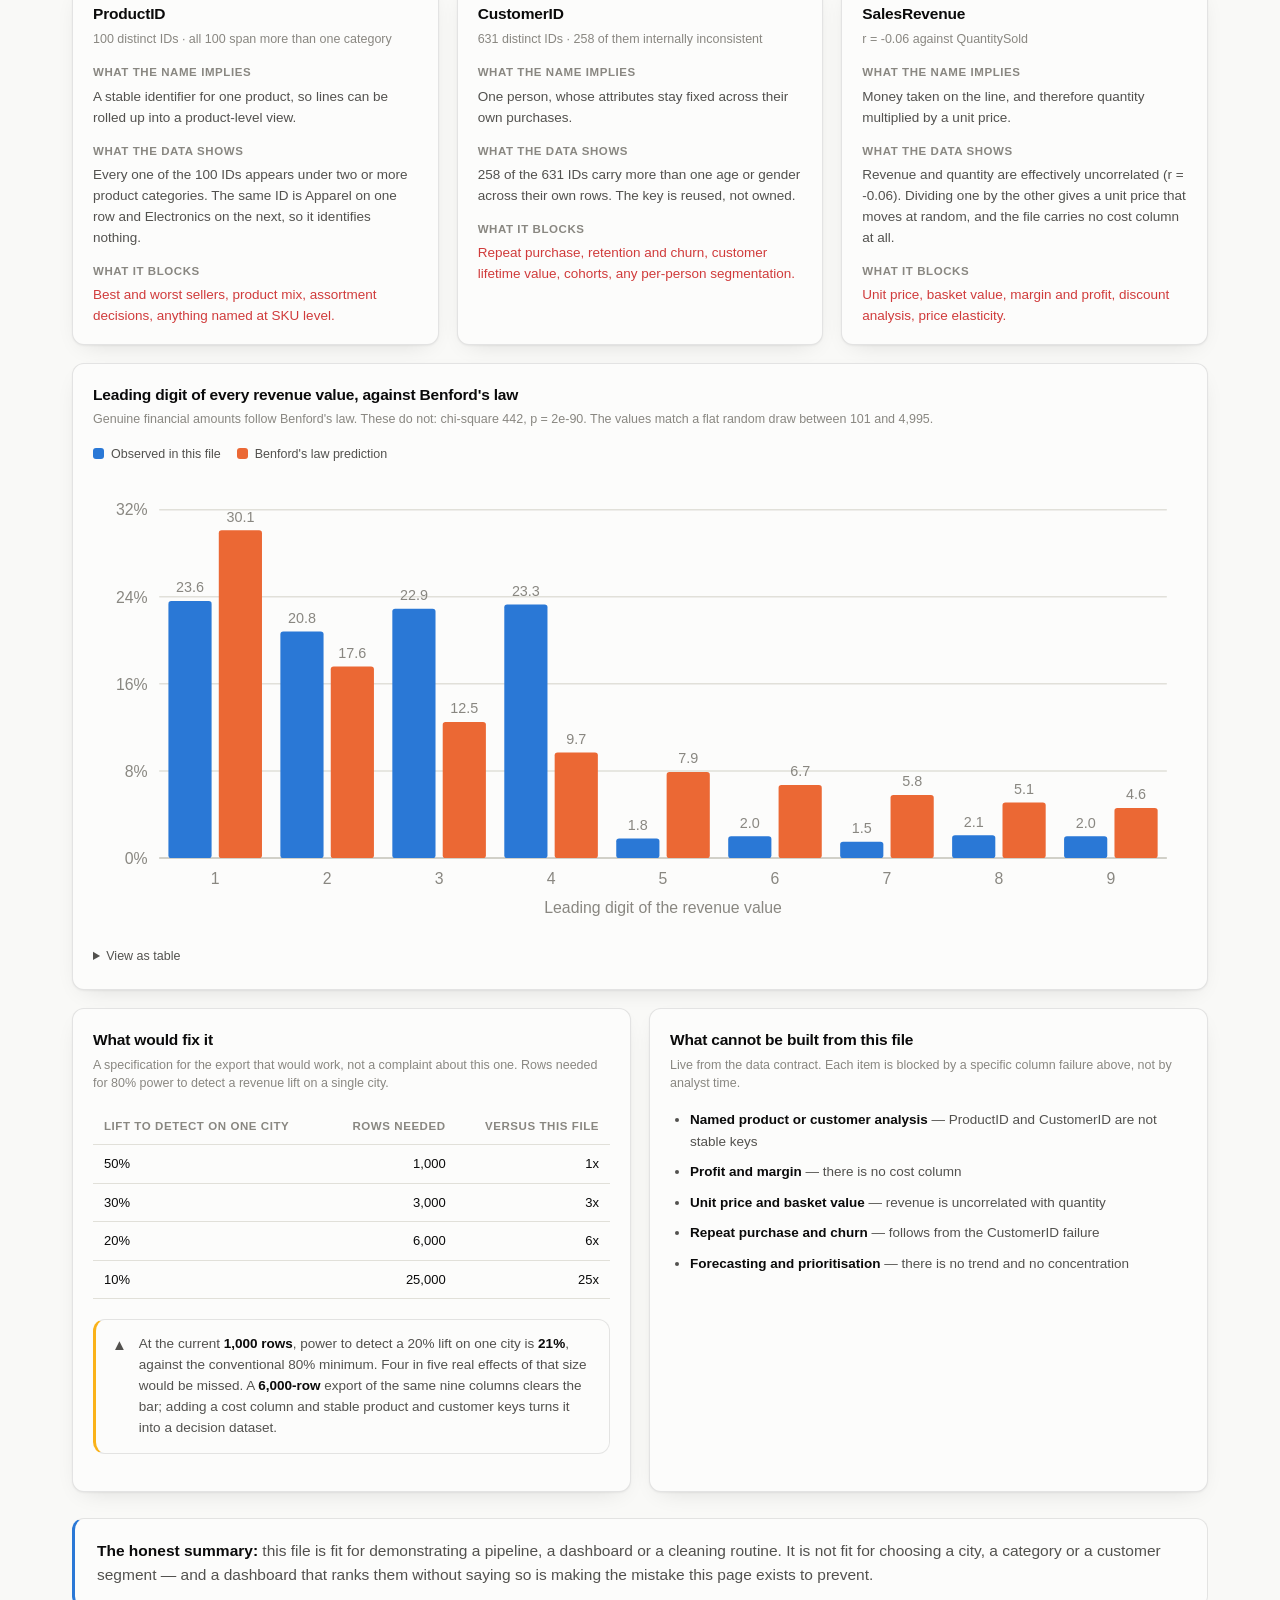
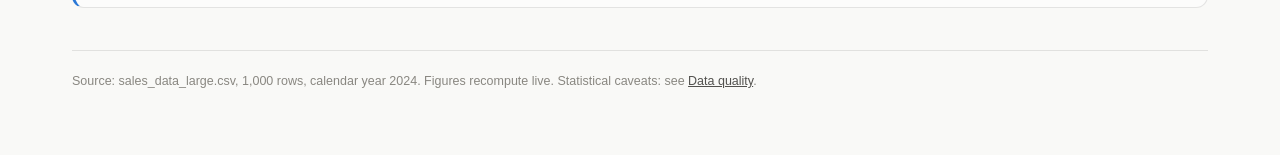
<file: _archive_retail_v1/03_Dashboard/quality.html>
<!doctype html>
<html lang="en">
<head>
<meta charset="utf-8">
<meta name="viewport" content="width=device-width, initial-scale=1">
<title>Data quality · Sales 2024</title>
<link rel="stylesheet" href="styles.css">
</head>
<body>
<header class="topbar">
  <div class="topbar-inner">
    <div class="brand">Sales 2024 <span>· Live Decision Dashboard</span></div>
    <nav class="pages">
      <a href="index.html">Overview</a>
      <a href="dashboard.html">Dashboard</a>
      <a href="categories.html">Categories</a>
      <a href="geography.html">Geography</a>
      <a href="customers.html">Customers</a>
      <a href="quality.html">Data quality</a>
    </nav>
    <div class="spacer"></div>
    <span class="live"><span class="dot"></span><span class="live-text">Connecting…</span></span>
    <button class="theme-btn" type="button">Dark</button>
  </div>
</header>
<main class="wrap">
  <div class="page-head">
    <div class="eyebrow">Data quality</div>
    <h1>Clean is not the same as fit for purpose</h1>
    <p class="insight"><b>Eight cleaning checks passed with zero defects. Seven tests of meaning all failed.</b> Clean is not the same as fit for purpose.</p>
  </div>

  <div class="notice is-critical">
    <span class="ico" aria-hidden="true">■</span>
    <div><strong>Read the totals, not the rankings.</strong> <span id="q-headline">Every difference on this dashboard is inside the range random variation produces.</span> No ranking on any page of this dashboard is a finding, and none of them is an instruction.</div>
  </div>

  <div class="kpi-row">
    <div class="kpi">
      <div class="label">Rows in file</div>
      <div class="value" id="k-rows">—</div>
      <div class="sub">9 columns, calendar year 2024</div>
    </div>
    <div class="kpi">
      <div class="label">Cleaning checks passed</div>
      <div class="value" style="color:var(--good)">8 / 8</div>
      <div class="sub">zero defects, zero repairs needed</div>
    </div>
    <div class="kpi">
      <div class="label">Tests of meaning failed</div>
      <div class="value" style="color:var(--critical)" id="k-tests">—</div>
      <div class="sub">no dimension carries a signal</div>
    </div>
    <div class="kpi">
      <div class="label">Benford chi-square</div>
      <div class="value">442</div>
      <div class="sub">p = 2e-90 · amounts are generated</div>
    </div>
    <div class="kpi">
      <div class="label">Power at 1,000 rows</div>
      <div class="value">21%</div>
      <div class="sub">to detect a 20% lift · 80% is the bar</div>
    </div>
  </div>

  <div class="grid">
    <section class="panel">
      <h2>This dataset is technically flawless and analytically empty.</h2>
      <p class="note">The finding of the quality review, stated plainly.</p>
      <p style="margin:0 0 12px;color:var(--text-secondary);line-height:1.6;max-width:74ch">Every cleaning check a data engineer would run came back clean on the first pass. One thousand rows, nine columns, no missing values, no disguised nulls, no duplicates, no header damage, no impossible dates, no outliers to trim. Nothing needed repairing, so nothing was repaired. As a file, it arrives in better shape than most production exports.</p>
      <p style="margin:0;color:var(--text-secondary);line-height:1.6;max-width:74ch">Then it was tested for meaning, and it failed every test. Revenue does not vary by category, by city, by gender or by their interaction beyond what chance produces at this sample size. The twelve-month trend is flat. Revenue is uncorrelated with the quantity sold. The leading digits of the revenue column do not follow Benford's law — they follow a flat random draw. The file is clean because it was generated, and being generated is exactly why it cannot answer a business question.</p>
    </section>
  </div>

  <div class="grid two">
    <section class="panel">
      <h2>Eight cleaning checks, zero defects</h2>
      <p class="note">Run before any analysis. Every check returned a clean result, so no rows were dropped, imputed or corrected.</p>
      <div class="panel-scroll" id="q-passed"></div>
    </section>

    <section class="panel">
      <h2>Seven tests of meaning, zero signals</h2>
      <p class="note">Run after cleaning, live from the data contract. A verdict of "no signal" means the observed spread is what random variation produces at <span class="js-rows">1,000</span> rows.</p>
      <div class="panel-scroll" id="q-failed"></div>
    </section>
  </div>

  <div class="grid">
    <section class="panel">
      <h2>Three columns that do not mean what they are named</h2>
      <p class="note">These are not dirty values. Each value is internally valid; it is the relationship the column name promises that is absent.</p>
    </section>
  </div>

  <div class="grid two" id="q-columns"></div>

  <div class="grid">
    <section class="panel">
      <h2>Leading digit of every revenue value, against Benford's law</h2>
      <p class="note">Genuine financial amounts follow Benford's law. These do not: chi-square 442, p = 2e-90. The values match a flat random draw between 101 and 4,995.</p>
      <div class="legend">
        <span class="legend-item"><span class="swatch" style="background:var(--series-1)"></span>Observed in this file</span>
        <span class="legend-item"><span class="swatch" style="background:var(--series-2)"></span>Benford's law prediction</span>
      </div>
      <div id="q-benford"></div>
      <details class="table-view">
        <summary>View as table</summary>
        <div class="panel-scroll" id="q-benford-table"></div>
      </details>
    </section>
  </div>

  <div class="grid two">
    <section class="panel">
      <h2>What would fix it</h2>
      <p class="note">A specification for the export that would work, not a complaint about this one. Rows needed for 80% power to detect a revenue lift on a single city.</p>
      <div class="panel-scroll" id="q-power"></div>
      <div class="notice">
        <span class="ico" aria-hidden="true">▲</span>
        <div>At the current <strong><span class="js-rows">1,000</span> rows</strong>, power to detect a 20% lift on one city is <strong>21%</strong>, against the conventional 80% minimum. Four in five real effects of that size would be missed. A <strong>6,000-row</strong> export of the same nine columns clears the bar; adding a cost column and stable product and customer keys turns it into a decision dataset.</div>
      </div>
    </section>

    <section class="panel">
      <h2>What cannot be built from this file</h2>
      <p class="note">Live from the data contract. Each item is blocked by a specific column failure above, not by analyst time.</p>
      <ul id="q-blocked" style="margin:0;padding-left:20px;color:var(--text-secondary);line-height:1.6;font-size:13.5px"></ul>
    </section>
  </div>

  <div class="through-line">
    <b>The honest summary:</b> this file is fit for demonstrating a pipeline, a dashboard or a cleaning routine. It is not fit for choosing a city, a category or a customer segment — and a dashboard that ranks them without saying so is making the mistake this page exists to prevent.
  </div>

  <footer class="foot">
    Source: sales_data_large.csv, <span class="js-rows">1,000</span> rows, calendar year 2024. Figures recompute live.
    Statistical caveats: see <a href="quality.html">Data quality</a>.
  </footer>
</main>
<script src="app.js"></script>
<script>
LDD.start(function render(d) {
  const lim     = d.limitations || {};
  const tests   = lim.tests   || [];
  const blocked = lim.blocked || [];
  const q = s => document.querySelector(s);

  /* ------------------------------------------------------------ live KPIs */
  q('#k-rows').textContent  = LDD.fmt.int(d.row_count);
  q('#k-tests').textContent = tests.length + ' / ' + tests.length;
  if (lim.headline) q('#q-headline').textContent = lim.headline;

  const good = t => '<span style="color:var(--good);font-weight:600">' + t + '</span>';
  const bad  = t => '<span style="color:var(--critical);font-weight:600">' + t + '</span>';

  /* ----------------------------------------------------- 2. passed checks */
  const passed = [
    ['Row and column count',               LDD.fmt.int(d.row_count) + ' rows, 9 columns'],
    ['Type conformance',                   '0 non-conforming values'],
    ['Header integrity',                   'clean, no title row'],
    ['Missing values and disguised nulls', '0 blanks, 0 sentinels'],
    ['Exact and near-duplicate rows',      '0 of each'],
    ['Outliers and implausible values',    'none'],
    ['Constant or near-constant columns',  'none above 95%'],
    ['Date continuity across 2024',        '345 of 366 days carry a sale, longest gap 1 day']
  ];
  LDD.dataTable(q('#q-passed'),
    [{ label: 'Check' }, { label: 'Result' }, { label: 'Verdict' }],
    passed.map(r => [r[0], good(r[1]), good('pass')]));

  /* ------------------------------------------------------ 3. failed tests */
  LDD.dataTable(q('#q-failed'),
    [{ label: 'Test of meaning' }, { label: 'Result' }, { label: 'Verdict' }],
    tests.map(t => [t.test, t.result, bad(t.verdict)]));

  /* ---------------------------------------------------- 4. broken columns */
  const cols = [
    { name: 'ProductID',
      lead: '100 distinct IDs · all 100 span more than one category',
      implies: 'A stable identifier for one product, so lines can be rolled up into a product-level view.',
      shows:   'Every one of the 100 IDs appears under two or more product categories. The same ID is Apparel on one row and Electronics on the next, so it identifies nothing.',
      blocks:  'Best and worst sellers, product mix, assortment decisions, anything named at SKU level.' },
    { name: 'CustomerID',
      lead: '631 distinct IDs · 258 of them internally inconsistent',
      implies: 'One person, whose attributes stay fixed across their own purchases.',
      shows:   '258 of the 631 IDs carry more than one age or gender across their own rows. The key is reused, not owned.',
      blocks:  'Repeat purchase, retention and churn, customer lifetime value, cohorts, any per-person segmentation.' },
    { name: 'SalesRevenue',
      lead: 'r = -0.06 against QuantitySold',
      implies: 'Money taken on the line, and therefore quantity multiplied by a unit price.',
      shows:   'Revenue and quantity are effectively uncorrelated (r = -0.06). Dividing one by the other gives a unit price that moves at random, and the file carries no cost column at all.',
      blocks:  'Unit price, basket value, margin and profit, discount analysis, price elasticity.' }
  ];
  const mountCols = q('#q-columns');
  mountCols.innerHTML = '';
  const lbl = t => '<div style="font-size:11.5px;font-weight:600;letter-spacing:.05em;' +
                   'text-transform:uppercase;color:var(--text-muted);margin-bottom:5px">' + t + '</div>';
  const body = t => '<p style="margin:0 0 14px;color:var(--text-secondary);line-height:1.55;font-size:13.5px">' + t + '</p>';
  cols.forEach(c => {
    mountCols.appendChild(LDD.el('section', 'panel',
      '<h2>' + c.name + '</h2>' +
      '<p class="note">' + c.lead + '</p>' +
      lbl('What the name implies') + body(c.implies) +
      lbl('What the data shows')   + body(c.shows) +
      lbl('What it blocks') +
      '<p style="margin:0;color:var(--critical);line-height:1.55;font-size:13.5px">' + c.blocks + '</p>'));
  });

  /* ---------------------------------------------------- 5. Benford chart */
  const digits = [1, 2, 3, 4, 5, 6, 7, 8, 9];
  const obs = [23.6, 20.8, 22.9, 23.3, 1.8, 2.0, 1.5, 2.1, 2.0];
  const ben = [30.1, 17.6, 12.5,  9.7, 7.9, 6.7, 5.8, 5.1, 4.6];

  const W = 760, H = 310, ml = 46, mr = 14, mt = 22, mb = 46;
  const pw = W - ml - mr, ph = H - mt - mb, ymax = 32;
  const yOf = v => mt + ph - (v / ymax) * ph;
  const gw = pw / digits.length, bw = 30, gap = 5;
  const off = (gw - (bw * 2 + gap)) / 2;

  let svg = '';
  [0, 8, 16, 24, 32].forEach(v => {
    svg += '<line class="' + (v === 0 ? 'baseline' : 'gridline') + '" x1="' + ml + '" x2="' + (W - mr) +
           '" y1="' + yOf(v) + '" y2="' + yOf(v) + '"/>' +
           '<text class="axis-label" x="' + (ml - 8) + '" y="' + (yOf(v) + 4) +
           '" text-anchor="end">' + v + '%</text>';
  });

  digits.forEach((dg, i) => {
    const gx = ml + i * gw;
    const pair = [
      { x: gx + off,            v: obs[i], c: 'var(--series-1)', n: 'Observed' },
      { x: gx + off + bw + gap, v: ben[i], c: 'var(--series-2)', n: 'Benford' }
    ];
    const tip = "<div class='t-title'>Leading digit " + dg + "</div>" +
                "<div class='t-row'><span>Observed</span><span>" + obs[i].toFixed(1) + "%</span></div>" +
                "<div class='t-row'><span>Benford</span><span>" + ben[i].toFixed(1) + "%</span></div>" +
                "<div class='t-note'>Gap " + (obs[i] - ben[i]).toFixed(1) + " points</div>";
    pair.forEach(b => {
      const h = Math.max(2, (b.v / ymax) * ph);
      svg += '<rect x="' + b.x + '" y="' + (mt + ph - h) + '" width="' + bw + '" height="' + h +
             '" rx="2" fill="' + b.c + '" tabindex="0" role="img" data-tip="' + tip +
             '" aria-label="Leading digit ' + dg + ', ' + b.n + ' ' + b.v.toFixed(1) + ' percent"/>' +
             '<text class="axis-label" x="' + (b.x + bw / 2) + '" y="' + (mt + ph - h - 6) +
             '" text-anchor="middle" style="font-size:10px">' + b.v.toFixed(1) + '</text>';
    });
    svg += '<text class="axis-label" x="' + (gx + gw / 2) + '" y="' + (mt + ph + 18) +
           '" text-anchor="middle">' + dg + '</text>';
  });
  svg += '<text class="axis-label" x="' + (ml + pw / 2) + '" y="' + (H - 8) +
         '" text-anchor="middle">Leading digit of the revenue value</text>';

  const mount = q('#q-benford');
  mount.innerHTML = '<svg class="chart" viewBox="0 0 ' + W + ' ' + H + '" ' +
    'preserveAspectRatio="xMidYMid meet" role="img" aria-label="Grouped bar chart comparing the ' +
    'observed share of each leading digit with the share Benford law predicts. Digits 1 to 4 are ' +
    'far over-represented and digits 5 to 9 are almost absent.">' + svg + '</svg>';
  mount.querySelectorAll('[data-tip]').forEach(node =>
    LDD.hoverable(node, () => node.getAttribute('data-tip')));

  LDD.dataTable(q('#q-benford-table'),
    [{ label: 'Leading digit' }, { label: 'Observed', num: true },
     { label: 'Benford law', num: true }, { label: 'Gap (points)', num: true }],
    digits.map((dg, i) => [String(dg), obs[i].toFixed(1) + '%', ben[i].toFixed(1) + '%',
                           (obs[i] - ben[i]).toFixed(1)]));

  /* --------------------------------------------------- 6. power analysis */
  LDD.dataTable(q('#q-power'),
    [{ label: 'Lift to detect on one city' }, { label: 'Rows needed', num: true },
     { label: 'Versus this file', num: true }],
    [['50%',  '1,000',  '1x'],
     ['30%',  '3,000',  '3x'],
     ['20%',  '6,000',  '6x'],
     ['10%', '25,000', '25x']]);

  /* --------------------------------------------------------- 7. blocked */
  const ul = q('#q-blocked');
  ul.innerHTML = '';
  blocked.forEach(b => {
    const i = b.indexOf(':');
    const head = i < 0 ? b : b.slice(0, i);
    const rest = i < 0 ? ''  : b.slice(i + 1).trim();
    const li = LDD.el('li', '',
      '<span style="color:var(--text-primary);font-weight:600">' + head + '</span>' +
      (rest ? ' &mdash; ' + rest : ''));
    li.style.marginBottom = '9px';
    ul.appendChild(li);
  });
});
</script>
</body>
</html>
</file>
<file: 03_Dashboard/styles.css>
/* ===========================================================================
   Live Decision Dashboard - shared design system.

   Every page reuses these tokens and component classes. Do not invent a second
   style per page; the consistency is what reads as professional.

   Categorical palette: the validated default (dataviz skill references/palette.md).
   Slots assigned in FIXED order per maintenance strategy (Preventive=1,
   Reactive=2, Predictive=3, Condition-Based=4), never re-cycled when a filter
   changes the series count. Magnitude uses the one-hue --seq ramp; priority and
   spares states use the reserved status tokens, always with a text label. Validated with:
     node validate_palette.js "#2a78d6,#eb6834,#1baf7a,#eda100,#e87ba4" --mode light
     node validate_palette.js "#3987e5,#d95926,#199e70,#c98500,#d55181" --mode dark
   Both: ALL CHECKS PASS. Light mode returns a contrast WARN on aqua/yellow/magenta,
   so the relief rule applies: every bar carries a visible direct value label.
   =========================================================================== */

:root {
  color-scheme: light;

  --page:            #f9f9f7;
  --surface-1:       #fcfcfb;
  --surface-2:       #f2f2ef;
  --text-primary:    #0b0b0b;
  --text-secondary:  #52514e;
  --text-muted:      #898781;
  --gridline:        #e1e0d9;
  --baseline:        #c3c2b7;
  --border:          rgba(11, 11, 11, 0.10);
  --shadow:          0 1px 2px rgba(11,11,11,.05), 0 8px 24px -12px rgba(11,11,11,.16);

  --series-1: #2a78d6;  /* Preventive      */
  --series-2: #eb6834;  /* Reactive        */
  --series-3: #1baf7a;  /* Predictive      */
  --series-4: #eda100;  /* Condition-Based */
  --series-5: #e87ba4;  /* spare slot      */

  --seq-100: #cde2fb; --seq-250: #86b6ef; --seq-400: #3987e5;
  --seq-500: #256abf; --seq-600: #184f95; --seq-700: #0d366b;

  --good:     #0ca30c;
  --warning:  #fab219;
  --critical: #d03b3b;
  --serious:  #e8762c;
  --neutral:  #9a988f;
  --on-dark:  #ffffff;

  --radius: 12px;
  --gap: 18px;
}

@media (prefers-color-scheme: dark) {
  :root:not([data-theme="light"]) {
    color-scheme: dark;
    --page:           #0d0d0d;
    --surface-1:      #1a1a19;
    --surface-2:      #232322;
    --text-primary:   #ffffff;
    --text-secondary: #c3c2b7;
    --text-muted:     #898781;
    --gridline:       #2c2c2a;
    --baseline:       #383835;
    --border:         rgba(255, 255, 255, 0.12);
    --shadow:         0 1px 2px rgba(0,0,0,.4), 0 10px 30px -14px rgba(0,0,0,.7);
    --series-1: #3987e5; --series-2: #d95926; --series-3: #199e70;
    --series-4: #c98500; --series-5: #d55181;
    --seq-100: #0d366b; --seq-250: #184f95; --seq-400: #256abf;
    --seq-500: #3987e5; --seq-600: #6da7ec; --seq-700: #9ec5f4;
    --on-dark: #0b0b0b; --neutral: #6f6d66;
  }
}

:root[data-theme="dark"] {
  color-scheme: dark;
  --page:           #0d0d0d;
  --surface-1:      #1a1a19;
  --surface-2:      #232322;
  --text-primary:   #ffffff;
  --text-secondary: #c3c2b7;
  --text-muted:     #898781;
  --gridline:       #2c2c2a;
  --baseline:       #383835;
  --border:         rgba(255, 255, 255, 0.12);
  --shadow:         0 1px 2px rgba(0,0,0,.4), 0 10px 30px -14px rgba(0,0,0,.7);
  --series-1: #3987e5; --series-2: #d95926; --series-3: #199e70;
  --series-4: #c98500; --series-5: #d55181;
  --seq-100: #0d366b; --seq-250: #184f95; --seq-400: #256abf;
  --seq-500: #3987e5; --seq-600: #6da7ec; --seq-700: #9ec5f4;
  --on-dark: #0b0b0b; --neutral: #6f6d66;
}

* { box-sizing: border-box; }

body {
  margin: 0;
  background: var(--page);
  color: var(--text-primary);
  font: 15px/1.5 ui-sans-serif, -apple-system, "Segoe UI", Roboto, Helvetica, Arial, sans-serif;
  -webkit-font-smoothing: antialiased;
}

.wrap { max-width: 1180px; margin: 0 auto; padding: 0 22px 64px; }

/* ----------------------------------------------------------------- header */
.topbar {
  position: sticky; top: 0; z-index: 40;
  background: color-mix(in srgb, var(--page) 88%, transparent);
  backdrop-filter: blur(10px);
  border-bottom: 1px solid var(--border);
}
.topbar-inner {
  max-width: 1180px; margin: 0 auto; padding: 12px 22px;
  display: flex; align-items: center; gap: 18px; flex-wrap: wrap;
}
.brand { font-weight: 700; letter-spacing: -0.01em; font-size: 15px; margin-right: 4px; }
.brand span { color: var(--text-muted); font-weight: 500; }

nav.pages { display: flex; gap: 4px; flex-wrap: wrap; }
nav.pages a {
  display: inline-block; padding: 7px 13px; border-radius: 999px;
  color: var(--text-secondary); text-decoration: none; font-size: 13.5px; font-weight: 500;
  transition: background .15s, color .15s;
}
nav.pages a:hover { background: var(--surface-2); color: var(--text-primary); }
nav.pages a[aria-current="page"] { background: var(--text-primary); color: var(--page); }

.spacer { flex: 1 1 auto; }

.live {
  display: inline-flex; align-items: center; gap: 7px;
  font-size: 12px; color: var(--text-secondary);
  padding: 6px 12px; border: 1px solid var(--border); border-radius: 999px;
  background: var(--surface-1); white-space: nowrap;
}
.dot { width: 8px; height: 8px; border-radius: 50%; background: var(--good); }
.live.is-live .dot { animation: pulse 1.6s ease-in-out infinite; }
.live.is-stale .dot { background: var(--critical); animation: none; }
@keyframes pulse { 0%,100% { opacity: 1; } 50% { opacity: .25; } }

.theme-btn {
  border: 1px solid var(--border); background: var(--surface-1); color: var(--text-secondary);
  border-radius: 999px; padding: 6px 12px; font-size: 12px; cursor: pointer; font-family: inherit;
}
.theme-btn:hover { color: var(--text-primary); }

/* ------------------------------------------------------------- page intro */
.page-head { padding: 34px 0 10px; }
.eyebrow {
  font-size: 11.5px; font-weight: 700; letter-spacing: .09em; text-transform: uppercase;
  color: var(--series-1); margin-bottom: 9px;
}
h1 { font-size: clamp(26px, 3.6vw, 36px); line-height: 1.15; letter-spacing: -0.022em; margin: 0 0 12px; }
.insight {
  font-size: clamp(16px, 1.7vw, 19px); line-height: 1.5; color: var(--text-secondary);
  max-width: 68ch; margin: 0 0 6px;
}
.insight b { color: var(--text-primary); font-weight: 650; }

/* ---------------------------------------------------------------- notices */
.notice {
  display: flex; gap: 12px; align-items: flex-start;
  border-radius: var(--radius); padding: 14px 16px; margin: 20px 0;
  background: var(--surface-1); border: 1px solid var(--border);
  border-left: 3px solid var(--warning);
  font-size: 13.5px; line-height: 1.55; color: var(--text-secondary);
}
.notice.is-critical { border-left-color: var(--critical); }
.notice strong { color: var(--text-primary); }
.notice .ico { font-size: 15px; line-height: 1.4; flex: 0 0 auto; }

/* ------------------------------------------------------------------ tiles */
.kpi-row {
  display: grid; gap: var(--gap); margin: 22px 0 8px;
  grid-template-columns: repeat(auto-fit, minmax(178px, 1fr));
}
.kpi {
  background: var(--surface-1); border: 1px solid var(--border);
  border-radius: var(--radius); padding: 17px 18px; box-shadow: var(--shadow);
}
.kpi .label {
  font-size: 11.5px; font-weight: 600; letter-spacing: .05em; text-transform: uppercase;
  color: var(--text-muted); margin-bottom: 9px;
}
.kpi .value {
  font-size: clamp(23px, 2.7vw, 30px); font-weight: 700; letter-spacing: -0.02em;
  font-variant-numeric: tabular-nums; line-height: 1.05;
}
.kpi .sub { margin-top: 7px; font-size: 12.5px; color: var(--text-secondary); }

/* ----------------------------------------------------------------- panels */
.grid { display: grid; gap: var(--gap); margin-top: var(--gap); }
.grid.two { grid-template-columns: repeat(auto-fit, minmax(330px, 1fr)); }

.panel {
  background: var(--surface-1); border: 1px solid var(--border);
  border-radius: var(--radius); padding: 19px 20px 17px; box-shadow: var(--shadow);
  min-width: 0;
}
.panel h2 { font-size: 15.5px; margin: 0 0 4px; letter-spacing: -0.012em; }
.panel .note { font-size: 12.5px; color: var(--text-muted); margin: 0 0 16px; line-height: 1.5; }
.panel-scroll { overflow-x: auto; }

/* ------------------------------------------------------------- bar charts */
.bars { display: flex; flex-direction: column; gap: 9px; }
.bar-row { display: grid; grid-template-columns: 116px 1fr auto; gap: 12px; align-items: center; }
.bar-row .name {
  font-size: 13px; color: var(--text-secondary);
  overflow: hidden; text-overflow: ellipsis; white-space: nowrap;
}
.bar-track { background: var(--surface-2); border-radius: 5px; height: 21px; position: relative; }
.bar-fill {
  height: 100%; border-radius: 4px; background: var(--series-1);
  transition: width .45s cubic-bezier(.22,.61,.36,1);
  min-width: 3px;
}
.bar-row .val {
  font-size: 13px; font-variant-numeric: tabular-nums; font-weight: 600;
  min-width: 78px; text-align: right;
}
.bar-row:hover .bar-track { outline: 2px solid var(--border); outline-offset: 2px; }

/* --------------------------------------------------------------- svg chrome */
.chart { width: 100%; display: block; overflow: visible; }
.gridline { stroke: var(--gridline); stroke-width: 1; }
.baseline  { stroke: var(--baseline); stroke-width: 1; }
.axis-label { fill: var(--text-muted); font-size: 11px; font-variant-numeric: tabular-nums; }
.series-line { fill: none; stroke: var(--series-1); stroke-width: 2; stroke-linejoin: round; stroke-linecap: round; }
.series-dot { fill: var(--series-1); stroke: var(--surface-1); stroke-width: 2; }
.hit { fill: transparent; cursor: pointer; }
.crosshair { stroke: var(--baseline); stroke-width: 1; stroke-dasharray: 3 3; }

/* -------------------------------------------------------------- heat cells */
.heat-cell { stroke: var(--surface-1); stroke-width: 2; cursor: pointer; }
.heat-cell:hover { stroke: var(--text-primary); stroke-width: 2; }

/* ---------------------------------------------------------------- tooltip */
.viz-tooltip {
  position: fixed; pointer-events: none; z-index: 90;
  background: var(--text-primary); color: var(--page);
  padding: 8px 11px; border-radius: 8px; font-size: 12.5px; line-height: 1.45;
  box-shadow: 0 6px 22px -6px rgba(0,0,0,.45);
  opacity: 0; transition: opacity .12s; max-width: 250px;
}
.viz-tooltip.show { opacity: 1; }
.viz-tooltip .t-title { font-weight: 700; margin-bottom: 3px; }
.viz-tooltip .t-row { display: flex; gap: 12px; justify-content: space-between; }
.viz-tooltip .t-row span:last-child { font-variant-numeric: tabular-nums; font-weight: 600; }
.viz-tooltip .t-note { margin-top: 5px; opacity: .72; font-size: 11.5px; }

/* ----------------------------------------------------------------- legend */
.legend { display: flex; flex-wrap: wrap; gap: 8px 16px; margin: 0 0 15px; }
.legend-item { display: inline-flex; align-items: center; gap: 7px; font-size: 12.5px; color: var(--text-secondary); }
.swatch { width: 11px; height: 11px; border-radius: 3px; flex: 0 0 auto; }

/* --------------------------------------------------------------- controls */
.controls { display: flex; flex-wrap: wrap; gap: 8px; margin: 20px 0 2px; align-items: center; }
.controls .ctl-label { font-size: 12px; color: var(--text-muted); margin-right: 2px; }
.chip {
  border: 1px solid var(--border); background: var(--surface-1); color: var(--text-secondary);
  border-radius: 999px; padding: 7px 14px; font-size: 13px; cursor: pointer;
  font-family: inherit; transition: background .15s, color .15s, border-color .15s;
}
.chip:hover { color: var(--text-primary); border-color: var(--baseline); }
.chip[aria-pressed="true"] { background: var(--text-primary); color: var(--page); border-color: var(--text-primary); }

/* ------------------------------------------------------------------ table */
table.data { border-collapse: collapse; width: 100%; font-size: 13px; }
table.data th, table.data td { padding: 9px 11px; text-align: left; border-bottom: 1px solid var(--gridline); }
table.data th { font-size: 11.5px; text-transform: uppercase; letter-spacing: .05em; color: var(--text-muted); font-weight: 600; }
table.data td.num, table.data th.num { text-align: right; font-variant-numeric: tabular-nums; }
table.data tbody tr:hover { background: var(--surface-2); }
table.data td .mini-swatch { display: inline-block; width: 9px; height: 9px; border-radius: 2px; margin-right: 8px; }

details.table-view { margin-top: 15px; }
details.table-view summary {
  cursor: pointer; font-size: 12.5px; color: var(--text-secondary);
  padding: 7px 0; user-select: none;
}
details.table-view summary:hover { color: var(--text-primary); }

/* ----------------------------------------------------------------- footer */
footer.foot {
  margin-top: 42px; padding-top: 20px; border-top: 1px solid var(--border);
  font-size: 12.5px; color: var(--text-muted); line-height: 1.6;
}
footer.foot a { color: var(--text-secondary); }

.through-line {
  margin-top: 26px; padding: 20px 22px; border-radius: var(--radius);
  background: var(--surface-1); border: 1px solid var(--border);
  border-left: 3px solid var(--series-1);
  font-size: 15.5px; line-height: 1.55; color: var(--text-secondary);
}
.through-line b { color: var(--text-primary); }

@media (max-width: 620px) {
  .bar-row { grid-template-columns: 92px 1fr auto; gap: 9px; }
  .bar-row .val { min-width: 62px; font-size: 12px; }
  .topbar-inner { padding: 10px 16px; }
  .wrap { padding: 0 16px 48px; }
}

@media (prefers-reduced-motion: reduce) {
  * { animation: none !important; transition: none !important; }
}

/* ===========================================================================
   Comprehensive dashboard: slicers, stacked bars, sparklines, filter bar.
   =========================================================================== */

.filterbar {
  position: sticky; top: 53px; z-index: 30;
  background: color-mix(in srgb, var(--page) 92%, transparent);
  backdrop-filter: blur(10px);
  border-bottom: 1px solid var(--border);
  padding: 12px 0 13px;
}
.filterbar-inner { display: grid; gap: 14px; grid-template-columns: repeat(auto-fit, minmax(190px, 1fr)); }

.slicer { min-width: 0; }
.slicer-head { display: flex; align-items: baseline; gap: 8px; margin-bottom: 7px; }
.slicer-label {
  font-size: 10.5px; font-weight: 700; letter-spacing: .08em; text-transform: uppercase;
  color: var(--text-muted);
}
.slicer-clear {
  border: 0; background: none; color: var(--series-1); font-size: 11px; cursor: pointer;
  padding: 0; font-family: inherit; text-decoration: underline;
}
.slicer-items { display: flex; flex-wrap: wrap; gap: 5px; }
.slicer-item {
  display: inline-flex; align-items: center; gap: 6px;
  border: 1px solid var(--border); background: var(--surface-1); color: var(--text-secondary);
  border-radius: 7px; padding: 5px 9px; font-size: 12px; cursor: pointer;
  font-family: inherit; line-height: 1.3;
  transition: background .13s, color .13s, border-color .13s;
}
.slicer-item:hover { border-color: var(--baseline); color: var(--text-primary); }
.slicer-item.is-on {
  background: var(--text-primary); color: var(--page); border-color: var(--text-primary);
}
.slicer-item.is-on .swatch { outline: 1.5px solid var(--page); }

.filter-summary {
  display: flex; align-items: center; gap: 10px; flex-wrap: wrap;
  margin: 16px 0 2px; font-size: 13px; color: var(--text-secondary);
}
.filter-summary .count { font-weight: 650; color: var(--text-primary); font-variant-numeric: tabular-nums; }
.filter-summary .reset {
  border: 1px solid var(--border); background: var(--surface-1); color: var(--text-secondary);
  border-radius: 999px; padding: 5px 12px; font-size: 12px; cursor: pointer; font-family: inherit;
}
.filter-summary .reset:hover { color: var(--text-primary); border-color: var(--baseline); }

.stack-list { display: flex; flex-direction: column; gap: 8px; }
.stack-row { display: grid; grid-template-columns: 104px 1fr auto; gap: 12px; align-items: center; }
.stack-row .name {
  font-size: 12.5px; color: var(--text-secondary);
  overflow: hidden; text-overflow: ellipsis; white-space: nowrap;
}
.stack-track {
  display: flex; gap: 2px; height: 22px; background: var(--surface-2);
  border-radius: 5px; overflow: hidden;
}
.stack-seg { min-width: 2px; cursor: pointer; transition: filter .13s; }
.stack-seg:hover { filter: brightness(1.18); }
.stack-row .val {
  font-size: 12.5px; font-variant-numeric: tabular-nums; font-weight: 600;
  min-width: 62px; text-align: right;
}

.spark { width: 100%; height: 26px; display: block; margin-top: 9px; }

.kpi.is-compact { padding: 14px 15px; }
.kpi.is-compact .value { font-size: clamp(19px, 2.1vw, 24px); }

.donut-wrap { display: flex; align-items: center; gap: 20px; flex-wrap: wrap; justify-content: center; }
.donut-wrap svg { max-width: 260px; height: auto; flex: 0 0 auto; }
.donut-legend { display: flex; flex-direction: column; gap: 7px; min-width: 150px; }
.donut-legend .row {
  display: flex; align-items: center; gap: 8px; font-size: 12.5px; color: var(--text-secondary);
}
.donut-legend .row .v {
  margin-left: auto; font-variant-numeric: tabular-nums; font-weight: 600; color: var(--text-primary);
}

.empty-state {
  padding: 34px 18px; text-align: center; color: var(--text-muted); font-size: 13.5px;
}

@media (max-width: 720px) {
  .filterbar { position: static; padding: 12px 0; }
  .stack-row { grid-template-columns: 84px 1fr auto; gap: 8px; }
}

/* The page must never scroll horizontally; wide content scrolls inside its
   own .panel-scroll container instead. */
html, body { max-width: 100%; overflow-x: hidden; }

/* ===========================================================================
   PMARIS additions: wide bar labels, selection state, status badges.
   =========================================================================== */
.bar-row.is-wide { grid-template-columns: 200px 1fr auto; }
.bar-row.is-selected .name { color: var(--text-primary); font-weight: 650; }
.badge {
  display: inline-flex; align-items: center; gap: 6px; white-space: nowrap;
  font-size: 12px; font-weight: 600; padding: 3px 9px; border-radius: 999px;
  background: var(--surface-2); color: var(--text-primary);
}
.badge::before { content: ""; width: 8px; height: 8px; border-radius: 50%; background: var(--badge, var(--neutral)); }
.study-tag {
  display: inline-block; font-size: 10.5px; font-weight: 700; letter-spacing: .06em;
  text-transform: uppercase; color: var(--text-muted); border: 1px solid var(--border);
  border-radius: 5px; padding: 1px 6px; margin-left: 6px; vertical-align: 2px;
}
.verdict-real { color: var(--good); font-weight: 650; }
.verdict-null { color: var(--text-muted); font-weight: 650; }
.grid.three { grid-template-columns: repeat(auto-fit, minmax(280px, 1fr)); }
.kpi.is-alert { border-left: 3px solid var(--critical); }
.lede-list { margin: 8px 0 0; padding-left: 18px; color: var(--text-secondary); font-size: 14px; line-height: 1.6; }
.lede-list b { color: var(--text-primary); }
@media (max-width: 620px) { .bar-row.is-wide { grid-template-columns: 120px 1fr auto; } }

/* hidden must win over component display rules */
[hidden] { display: none !important; }
table.data td { white-space: nowrap; }
</file>
<file: _archive_retail_v1/03_Dashboard/styles.css>
/* ===========================================================================
   Live Decision Dashboard - shared design system.

   Every page reuses these tokens and component classes. Do not invent a second
   style per page; the consistency is what reads as professional.

   Categorical palette: the validated default (dataviz skill references/palette.md).
   Slots assigned in FIXED order per product category, never re-cycled when a
   filter changes the series count. Validated with:
     node validate_palette.js "#2a78d6,#eb6834,#1baf7a,#eda100,#e87ba4" --mode light
     node validate_palette.js "#3987e5,#d95926,#199e70,#c98500,#d55181" --mode dark
   Both: ALL CHECKS PASS. Light mode returns a contrast WARN on aqua/yellow/magenta,
   so the relief rule applies: every bar carries a visible direct value label.
   =========================================================================== */

:root {
  color-scheme: light;

  --page:            #f9f9f7;
  --surface-1:       #fcfcfb;
  --surface-2:       #f2f2ef;
  --text-primary:    #0b0b0b;
  --text-secondary:  #52514e;
  --text-muted:      #898781;
  --gridline:        #e1e0d9;
  --baseline:        #c3c2b7;
  --border:          rgba(11, 11, 11, 0.10);
  --shadow:          0 1px 2px rgba(11,11,11,.05), 0 8px 24px -12px rgba(11,11,11,.16);

  --series-1: #2a78d6;  /* Apparel     */
  --series-2: #eb6834;  /* Beauty      */
  --series-3: #1baf7a;  /* Books       */
  --series-4: #eda100;  /* Electronics */
  --series-5: #e87ba4;  /* Home Decor  */

  --seq-100: #cde2fb; --seq-250: #86b6ef; --seq-400: #3987e5;
  --seq-500: #256abf; --seq-600: #184f95; --seq-700: #0d366b;

  --good:     #0ca30c;
  --warning:  #fab219;
  --critical: #d03b3b;

  --radius: 12px;
  --gap: 18px;
}

@media (prefers-color-scheme: dark) {
  :root:not([data-theme="light"]) {
    color-scheme: dark;
    --page:           #0d0d0d;
    --surface-1:      #1a1a19;
    --surface-2:      #232322;
    --text-primary:   #ffffff;
    --text-secondary: #c3c2b7;
    --text-muted:     #898781;
    --gridline:       #2c2c2a;
    --baseline:       #383835;
    --border:         rgba(255, 255, 255, 0.12);
    --shadow:         0 1px 2px rgba(0,0,0,.4), 0 10px 30px -14px rgba(0,0,0,.7);
    --series-1: #3987e5; --series-2: #d95926; --series-3: #199e70;
    --series-4: #c98500; --series-5: #d55181;
    --seq-100: #0d366b; --seq-250: #184f95; --seq-400: #256abf;
    --seq-500: #3987e5; --seq-600: #6da7ec; --seq-700: #9ec5f4;
  }
}

:root[data-theme="dark"] {
  color-scheme: dark;
  --page:           #0d0d0d;
  --surface-1:      #1a1a19;
  --surface-2:      #232322;
  --text-primary:   #ffffff;
  --text-secondary: #c3c2b7;
  --text-muted:     #898781;
  --gridline:       #2c2c2a;
  --baseline:       #383835;
  --border:         rgba(255, 255, 255, 0.12);
  --shadow:         0 1px 2px rgba(0,0,0,.4), 0 10px 30px -14px rgba(0,0,0,.7);
  --series-1: #3987e5; --series-2: #d95926; --series-3: #199e70;
  --series-4: #c98500; --series-5: #d55181;
  --seq-100: #0d366b; --seq-250: #184f95; --seq-400: #256abf;
  --seq-500: #3987e5; --seq-600: #6da7ec; --seq-700: #9ec5f4;
}

* { box-sizing: border-box; }

body {
  margin: 0;
  background: var(--page);
  color: var(--text-primary);
  font: 15px/1.5 ui-sans-serif, -apple-system, "Segoe UI", Roboto, Helvetica, Arial, sans-serif;
  -webkit-font-smoothing: antialiased;
}

.wrap { max-width: 1180px; margin: 0 auto; padding: 0 22px 64px; }

/* ----------------------------------------------------------------- header */
.topbar {
  position: sticky; top: 0; z-index: 40;
  background: color-mix(in srgb, var(--page) 88%, transparent);
  backdrop-filter: blur(10px);
  border-bottom: 1px solid var(--border);
}
.topbar-inner {
  max-width: 1180px; margin: 0 auto; padding: 12px 22px;
  display: flex; align-items: center; gap: 18px; flex-wrap: wrap;
}
.brand { font-weight: 700; letter-spacing: -0.01em; font-size: 15px; margin-right: 4px; }
.brand span { color: var(--text-muted); font-weight: 500; }

nav.pages { display: flex; gap: 4px; flex-wrap: wrap; }
nav.pages a {
  display: inline-block; padding: 7px 13px; border-radius: 999px;
  color: var(--text-secondary); text-decoration: none; font-size: 13.5px; font-weight: 500;
  transition: background .15s, color .15s;
}
nav.pages a:hover { background: var(--surface-2); color: var(--text-primary); }
nav.pages a[aria-current="page"] { background: var(--text-primary); color: var(--page); }

.spacer { flex: 1 1 auto; }

.live {
  display: inline-flex; align-items: center; gap: 7px;
  font-size: 12px; color: var(--text-secondary);
  padding: 6px 12px; border: 1px solid var(--border); border-radius: 999px;
  background: var(--surface-1); white-space: nowrap;
}
.dot { width: 8px; height: 8px; border-radius: 50%; background: var(--good); }
.live.is-live .dot { animation: pulse 1.6s ease-in-out infinite; }
.live.is-stale .dot { background: var(--critical); animation: none; }
@keyframes pulse { 0%,100% { opacity: 1; } 50% { opacity: .25; } }

.theme-btn {
  border: 1px solid var(--border); background: var(--surface-1); color: var(--text-secondary);
  border-radius: 999px; padding: 6px 12px; font-size: 12px; cursor: pointer; font-family: inherit;
}
.theme-btn:hover { color: var(--text-primary); }

/* ------------------------------------------------------------- page intro */
.page-head { padding: 34px 0 10px; }
.eyebrow {
  font-size: 11.5px; font-weight: 700; letter-spacing: .09em; text-transform: uppercase;
  color: var(--series-1); margin-bottom: 9px;
}
h1 { font-size: clamp(26px, 3.6vw, 36px); line-height: 1.15; letter-spacing: -0.022em; margin: 0 0 12px; }
.insight {
  font-size: clamp(16px, 1.7vw, 19px); line-height: 1.5; color: var(--text-secondary);
  max-width: 68ch; margin: 0 0 6px;
}
.insight b { color: var(--text-primary); font-weight: 650; }

/* ---------------------------------------------------------------- notices */
.notice {
  display: flex; gap: 12px; align-items: flex-start;
  border-radius: var(--radius); padding: 14px 16px; margin: 20px 0;
  background: var(--surface-1); border: 1px solid var(--border);
  border-left: 3px solid var(--warning);
  font-size: 13.5px; line-height: 1.55; color: var(--text-secondary);
}
.notice.is-critical { border-left-color: var(--critical); }
.notice strong { color: var(--text-primary); }
.notice .ico { font-size: 15px; line-height: 1.4; flex: 0 0 auto; }

/* ------------------------------------------------------------------ tiles */
.kpi-row {
  display: grid; gap: var(--gap); margin: 22px 0 8px;
  grid-template-columns: repeat(auto-fit, minmax(178px, 1fr));
}
.kpi {
  background: var(--surface-1); border: 1px solid var(--border);
  border-radius: var(--radius); padding: 17px 18px; box-shadow: var(--shadow);
}
.kpi .label {
  font-size: 11.5px; font-weight: 600; letter-spacing: .05em; text-transform: uppercase;
  color: var(--text-muted); margin-bottom: 9px;
}
.kpi .value {
  font-size: clamp(23px, 2.7vw, 30px); font-weight: 700; letter-spacing: -0.02em;
  font-variant-numeric: tabular-nums; line-height: 1.05;
}
.kpi .sub { margin-top: 7px; font-size: 12.5px; color: var(--text-secondary); }

/* ----------------------------------------------------------------- panels */
.grid { display: grid; gap: var(--gap); margin-top: var(--gap); }
.grid.two { grid-template-columns: repeat(auto-fit, minmax(330px, 1fr)); }

.panel {
  background: var(--surface-1); border: 1px solid var(--border);
  border-radius: var(--radius); padding: 19px 20px 17px; box-shadow: var(--shadow);
  min-width: 0;
}
.panel h2 { font-size: 15.5px; margin: 0 0 4px; letter-spacing: -0.012em; }
.panel .note { font-size: 12.5px; color: var(--text-muted); margin: 0 0 16px; line-height: 1.5; }
.panel-scroll { overflow-x: auto; }

/* ------------------------------------------------------------- bar charts */
.bars { display: flex; flex-direction: column; gap: 9px; }
.bar-row { display: grid; grid-template-columns: 116px 1fr auto; gap: 12px; align-items: center; }
.bar-row .name {
  font-size: 13px; color: var(--text-secondary);
  overflow: hidden; text-overflow: ellipsis; white-space: nowrap;
}
.bar-track { background: var(--surface-2); border-radius: 5px; height: 21px; position: relative; }
.bar-fill {
  height: 100%; border-radius: 4px; background: var(--series-1);
  transition: width .45s cubic-bezier(.22,.61,.36,1);
  min-width: 3px;
}
.bar-row .val {
  font-size: 13px; font-variant-numeric: tabular-nums; font-weight: 600;
  min-width: 78px; text-align: right;
}
.bar-row:hover .bar-track { outline: 2px solid var(--border); outline-offset: 2px; }

/* --------------------------------------------------------------- svg chrome */
.chart { width: 100%; display: block; overflow: visible; }
.gridline { stroke: var(--gridline); stroke-width: 1; }
.baseline  { stroke: var(--baseline); stroke-width: 1; }
.axis-label { fill: var(--text-muted); font-size: 11px; font-variant-numeric: tabular-nums; }
.series-line { fill: none; stroke: var(--series-1); stroke-width: 2; stroke-linejoin: round; stroke-linecap: round; }
.series-dot { fill: var(--series-1); stroke: var(--surface-1); stroke-width: 2; }
.hit { fill: transparent; cursor: pointer; }
.crosshair { stroke: var(--baseline); stroke-width: 1; stroke-dasharray: 3 3; }

/* -------------------------------------------------------------- heat cells */
.heat-cell { stroke: var(--surface-1); stroke-width: 2; cursor: pointer; }
.heat-cell:hover { stroke: var(--text-primary); stroke-width: 2; }

/* ---------------------------------------------------------------- tooltip */
.viz-tooltip {
  position: fixed; pointer-events: none; z-index: 90;
  background: var(--text-primary); color: var(--page);
  padding: 8px 11px; border-radius: 8px; font-size: 12.5px; line-height: 1.45;
  box-shadow: 0 6px 22px -6px rgba(0,0,0,.45);
  opacity: 0; transition: opacity .12s; max-width: 250px;
}
.viz-tooltip.show { opacity: 1; }
.viz-tooltip .t-title { font-weight: 700; margin-bottom: 3px; }
.viz-tooltip .t-row { display: flex; gap: 12px; justify-content: space-between; }
.viz-tooltip .t-row span:last-child { font-variant-numeric: tabular-nums; font-weight: 600; }
.viz-tooltip .t-note { margin-top: 5px; opacity: .72; font-size: 11.5px; }

/* ----------------------------------------------------------------- legend */
.legend { display: flex; flex-wrap: wrap; gap: 8px 16px; margin: 0 0 15px; }
.legend-item { display: inline-flex; align-items: center; gap: 7px; font-size: 12.5px; color: var(--text-secondary); }
.swatch { width: 11px; height: 11px; border-radius: 3px; flex: 0 0 auto; }

/* --------------------------------------------------------------- controls */
.controls { display: flex; flex-wrap: wrap; gap: 8px; margin: 20px 0 2px; align-items: center; }
.controls .ctl-label { font-size: 12px; color: var(--text-muted); margin-right: 2px; }
.chip {
  border: 1px solid var(--border); background: var(--surface-1); color: var(--text-secondary);
  border-radius: 999px; padding: 7px 14px; font-size: 13px; cursor: pointer;
  font-family: inherit; transition: background .15s, color .15s, border-color .15s;
}
.chip:hover { color: var(--text-primary); border-color: var(--baseline); }
.chip[aria-pressed="true"] { background: var(--text-primary); color: var(--page); border-color: var(--text-primary); }

/* ------------------------------------------------------------------ table */
table.data { border-collapse: collapse; width: 100%; font-size: 13px; }
table.data th, table.data td { padding: 9px 11px; text-align: left; border-bottom: 1px solid var(--gridline); }
table.data th { font-size: 11.5px; text-transform: uppercase; letter-spacing: .05em; color: var(--text-muted); font-weight: 600; }
table.data td.num, table.data th.num { text-align: right; font-variant-numeric: tabular-nums; }
table.data tbody tr:hover { background: var(--surface-2); }
table.data td .mini-swatch { display: inline-block; width: 9px; height: 9px; border-radius: 2px; margin-right: 8px; }

details.table-view { margin-top: 15px; }
details.table-view summary {
  cursor: pointer; font-size: 12.5px; color: var(--text-secondary);
  padding: 7px 0; user-select: none;
}
details.table-view summary:hover { color: var(--text-primary); }

/* ----------------------------------------------------------------- footer */
footer.foot {
  margin-top: 42px; padding-top: 20px; border-top: 1px solid var(--border);
  font-size: 12.5px; color: var(--text-muted); line-height: 1.6;
}
footer.foot a { color: var(--text-secondary); }

.through-line {
  margin-top: 26px; padding: 20px 22px; border-radius: var(--radius);
  background: var(--surface-1); border: 1px solid var(--border);
  border-left: 3px solid var(--series-1);
  font-size: 15.5px; line-height: 1.55; color: var(--text-secondary);
}
.through-line b { color: var(--text-primary); }

@media (max-width: 620px) {
  .bar-row { grid-template-columns: 92px 1fr auto; gap: 9px; }
  .bar-row .val { min-width: 62px; font-size: 12px; }
  .topbar-inner { padding: 10px 16px; }
  .wrap { padding: 0 16px 48px; }
}

@media (prefers-reduced-motion: reduce) {
  * { animation: none !important; transition: none !important; }
}

/* ===========================================================================
   Comprehensive dashboard: slicers, stacked bars, sparklines, filter bar.
   =========================================================================== */

.filterbar {
  position: sticky; top: 53px; z-index: 30;
  background: color-mix(in srgb, var(--page) 92%, transparent);
  backdrop-filter: blur(10px);
  border-bottom: 1px solid var(--border);
  padding: 12px 0 13px;
}
.filterbar-inner { display: grid; gap: 14px; grid-template-columns: repeat(auto-fit, minmax(190px, 1fr)); }

.slicer { min-width: 0; }
.slicer-head { display: flex; align-items: baseline; gap: 8px; margin-bottom: 7px; }
.slicer-label {
  font-size: 10.5px; font-weight: 700; letter-spacing: .08em; text-transform: uppercase;
  color: var(--text-muted);
}
.slicer-clear {
  border: 0; background: none; color: var(--series-1); font-size: 11px; cursor: pointer;
  padding: 0; font-family: inherit; text-decoration: underline;
}
.slicer-items { display: flex; flex-wrap: wrap; gap: 5px; }
.slicer-item {
  display: inline-flex; align-items: center; gap: 6px;
  border: 1px solid var(--border); background: var(--surface-1); color: var(--text-secondary);
  border-radius: 7px; padding: 5px 9px; font-size: 12px; cursor: pointer;
  font-family: inherit; line-height: 1.3;
  transition: background .13s, color .13s, border-color .13s;
}
.slicer-item:hover { border-color: var(--baseline); color: var(--text-primary); }
.slicer-item.is-on {
  background: var(--text-primary); color: var(--page); border-color: var(--text-primary);
}
.slicer-item.is-on .swatch { outline: 1.5px solid var(--page); }

.filter-summary {
  display: flex; align-items: center; gap: 10px; flex-wrap: wrap;
  margin: 16px 0 2px; font-size: 13px; color: var(--text-secondary);
}
.filter-summary .count { font-weight: 650; color: var(--text-primary); font-variant-numeric: tabular-nums; }
.filter-summary .reset {
  border: 1px solid var(--border); background: var(--surface-1); color: var(--text-secondary);
  border-radius: 999px; padding: 5px 12px; font-size: 12px; cursor: pointer; font-family: inherit;
}
.filter-summary .reset:hover { color: var(--text-primary); border-color: var(--baseline); }

.stack-list { display: flex; flex-direction: column; gap: 8px; }
.stack-row { display: grid; grid-template-columns: 104px 1fr auto; gap: 12px; align-items: center; }
.stack-row .name {
  font-size: 12.5px; color: var(--text-secondary);
  overflow: hidden; text-overflow: ellipsis; white-space: nowrap;
}
.stack-track {
  display: flex; gap: 2px; height: 22px; background: var(--surface-2);
  border-radius: 5px; overflow: hidden;
}
.stack-seg { min-width: 2px; cursor: pointer; transition: filter .13s; }
.stack-seg:hover { filter: brightness(1.18); }
.stack-row .val {
  font-size: 12.5px; font-variant-numeric: tabular-nums; font-weight: 600;
  min-width: 62px; text-align: right;
}

.spark { width: 100%; height: 26px; display: block; margin-top: 9px; }

.kpi.is-compact { padding: 14px 15px; }
.kpi.is-compact .value { font-size: clamp(19px, 2.1vw, 24px); }

.donut-wrap { display: flex; align-items: center; gap: 20px; flex-wrap: wrap; justify-content: center; }
.donut-wrap svg { max-width: 260px; height: auto; flex: 0 0 auto; }
.donut-legend { display: flex; flex-direction: column; gap: 7px; min-width: 150px; }
.donut-legend .row {
  display: flex; align-items: center; gap: 8px; font-size: 12.5px; color: var(--text-secondary);
}
.donut-legend .row .v {
  margin-left: auto; font-variant-numeric: tabular-nums; font-weight: 600; color: var(--text-primary);
}

.empty-state {
  padding: 34px 18px; text-align: center; color: var(--text-muted); font-size: 13.5px;
}

@media (max-width: 720px) {
  .filterbar { position: static; padding: 12px 0; }
  .stack-row { grid-template-columns: 84px 1fr auto; gap: 8px; }
}

/* The page must never scroll horizontally; wide content scrolls inside its
   own .panel-scroll container instead. */
html, body { max-width: 100%; overflow-x: hidden; }
</file>
